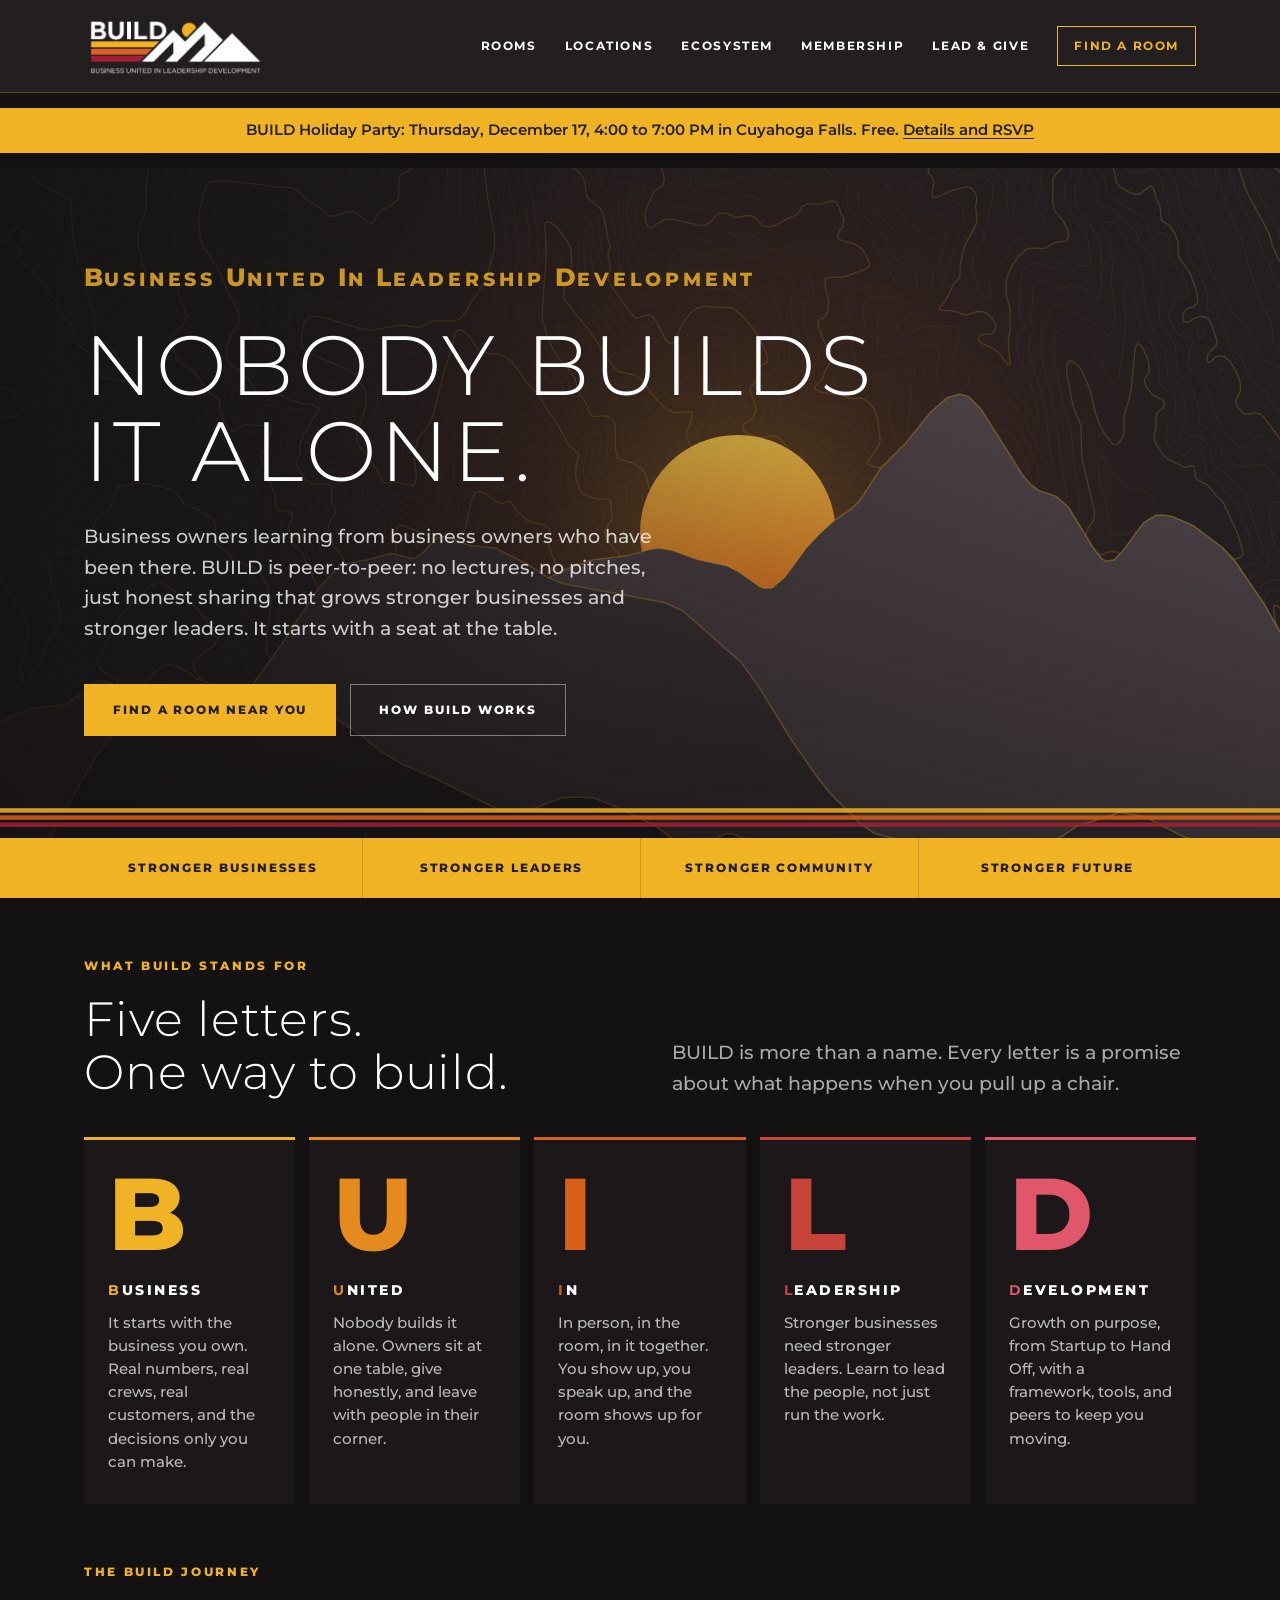
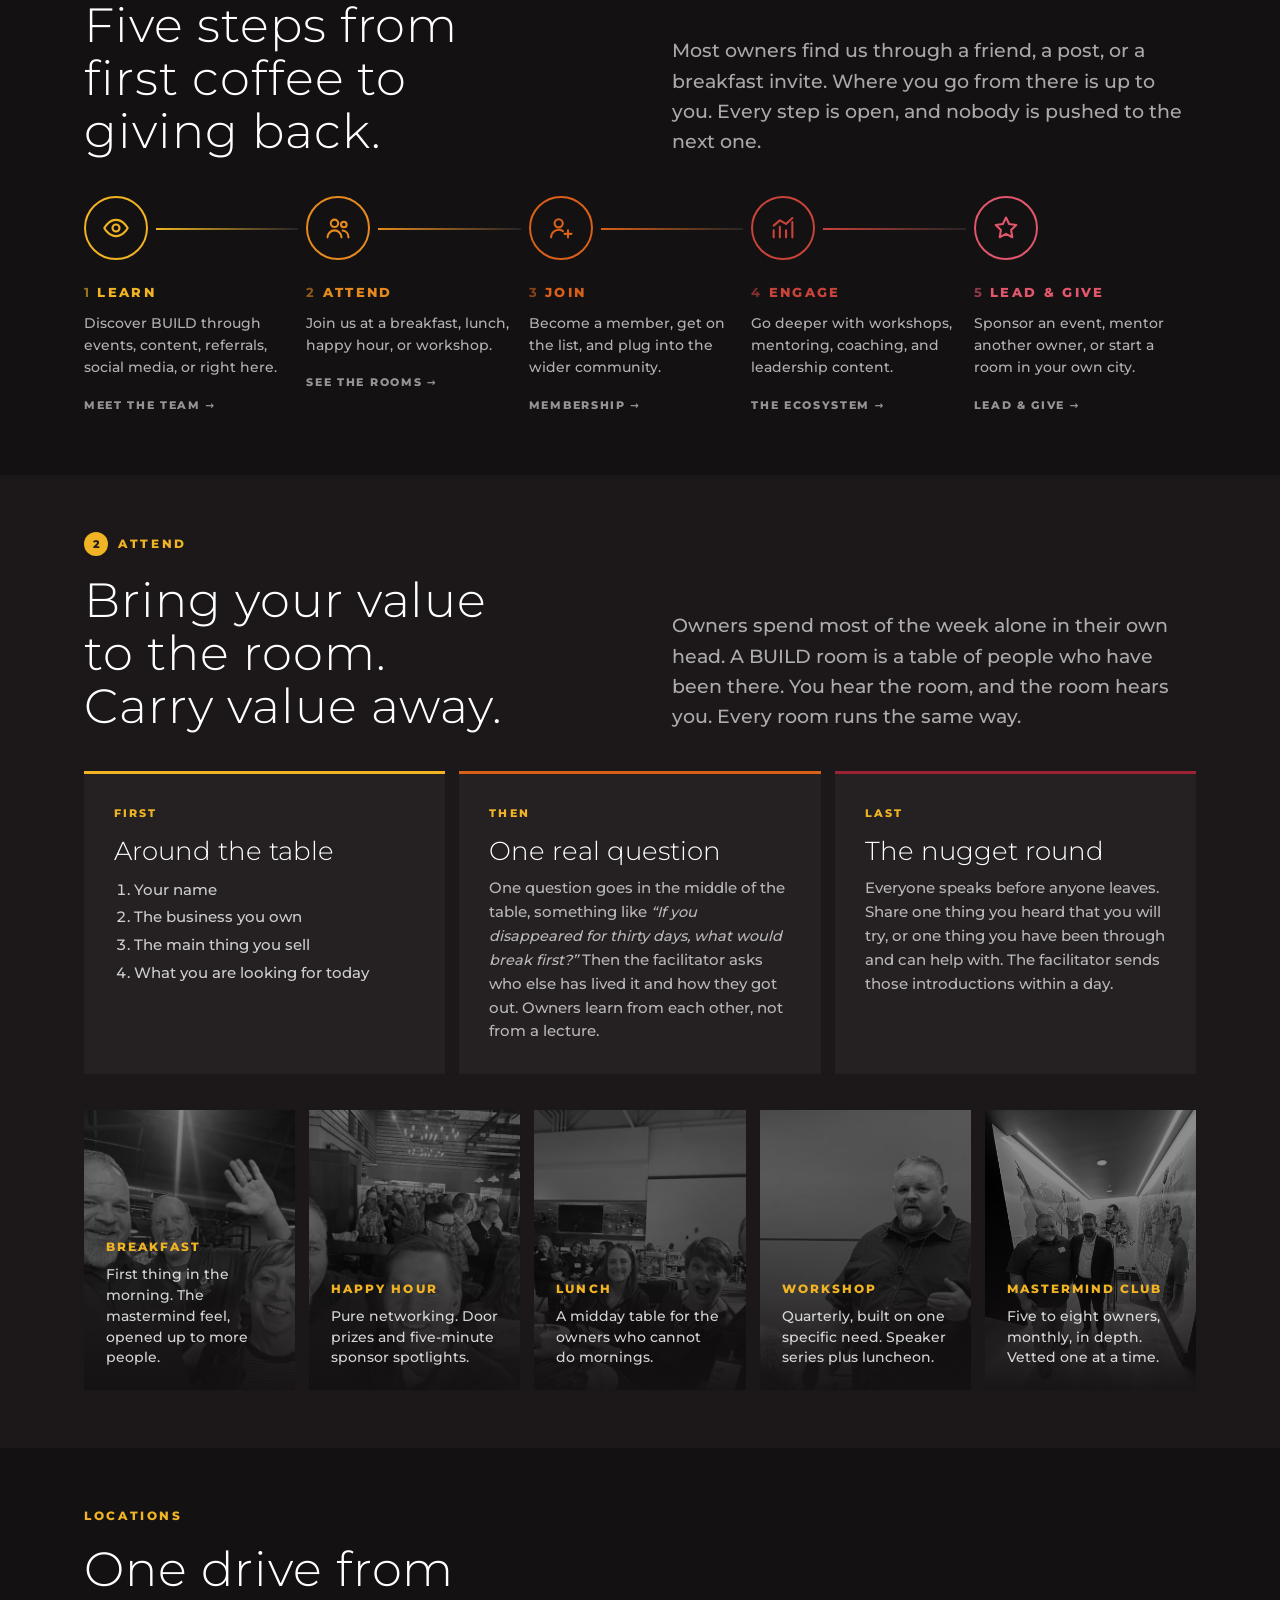
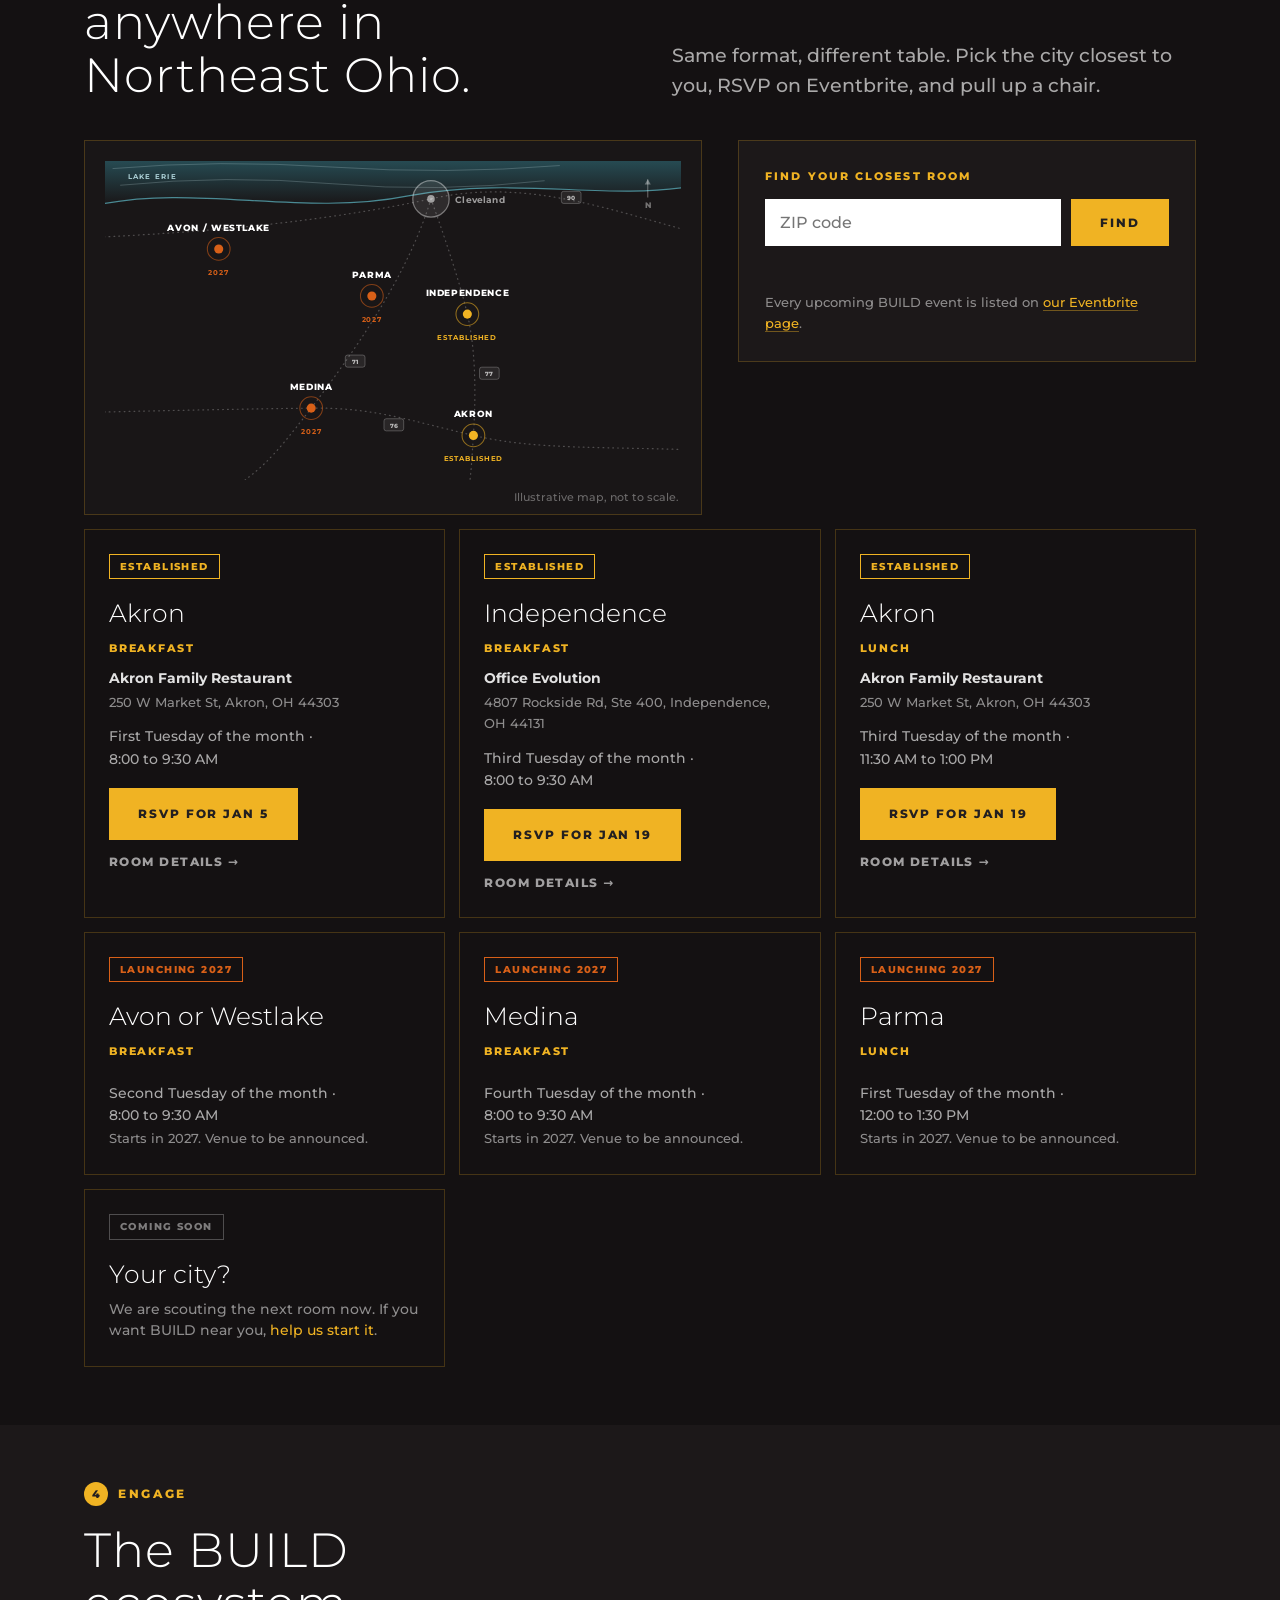
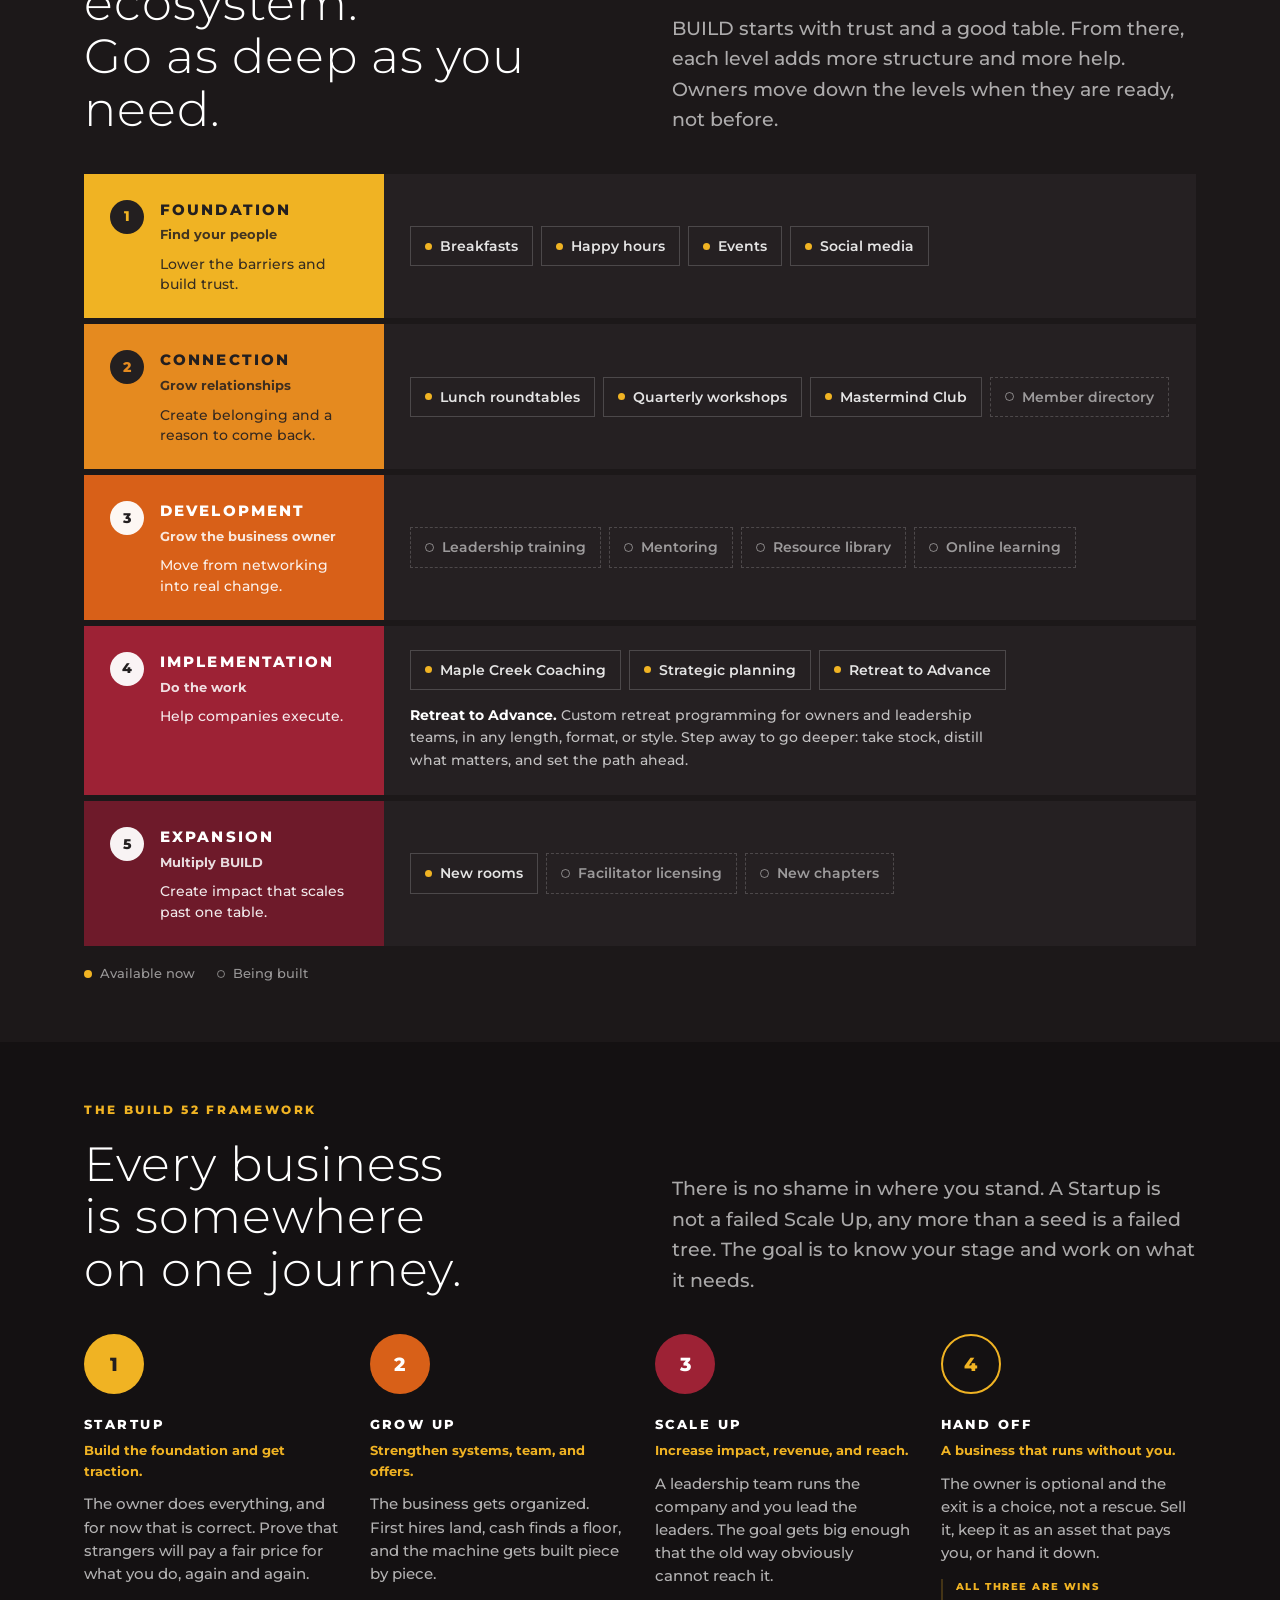
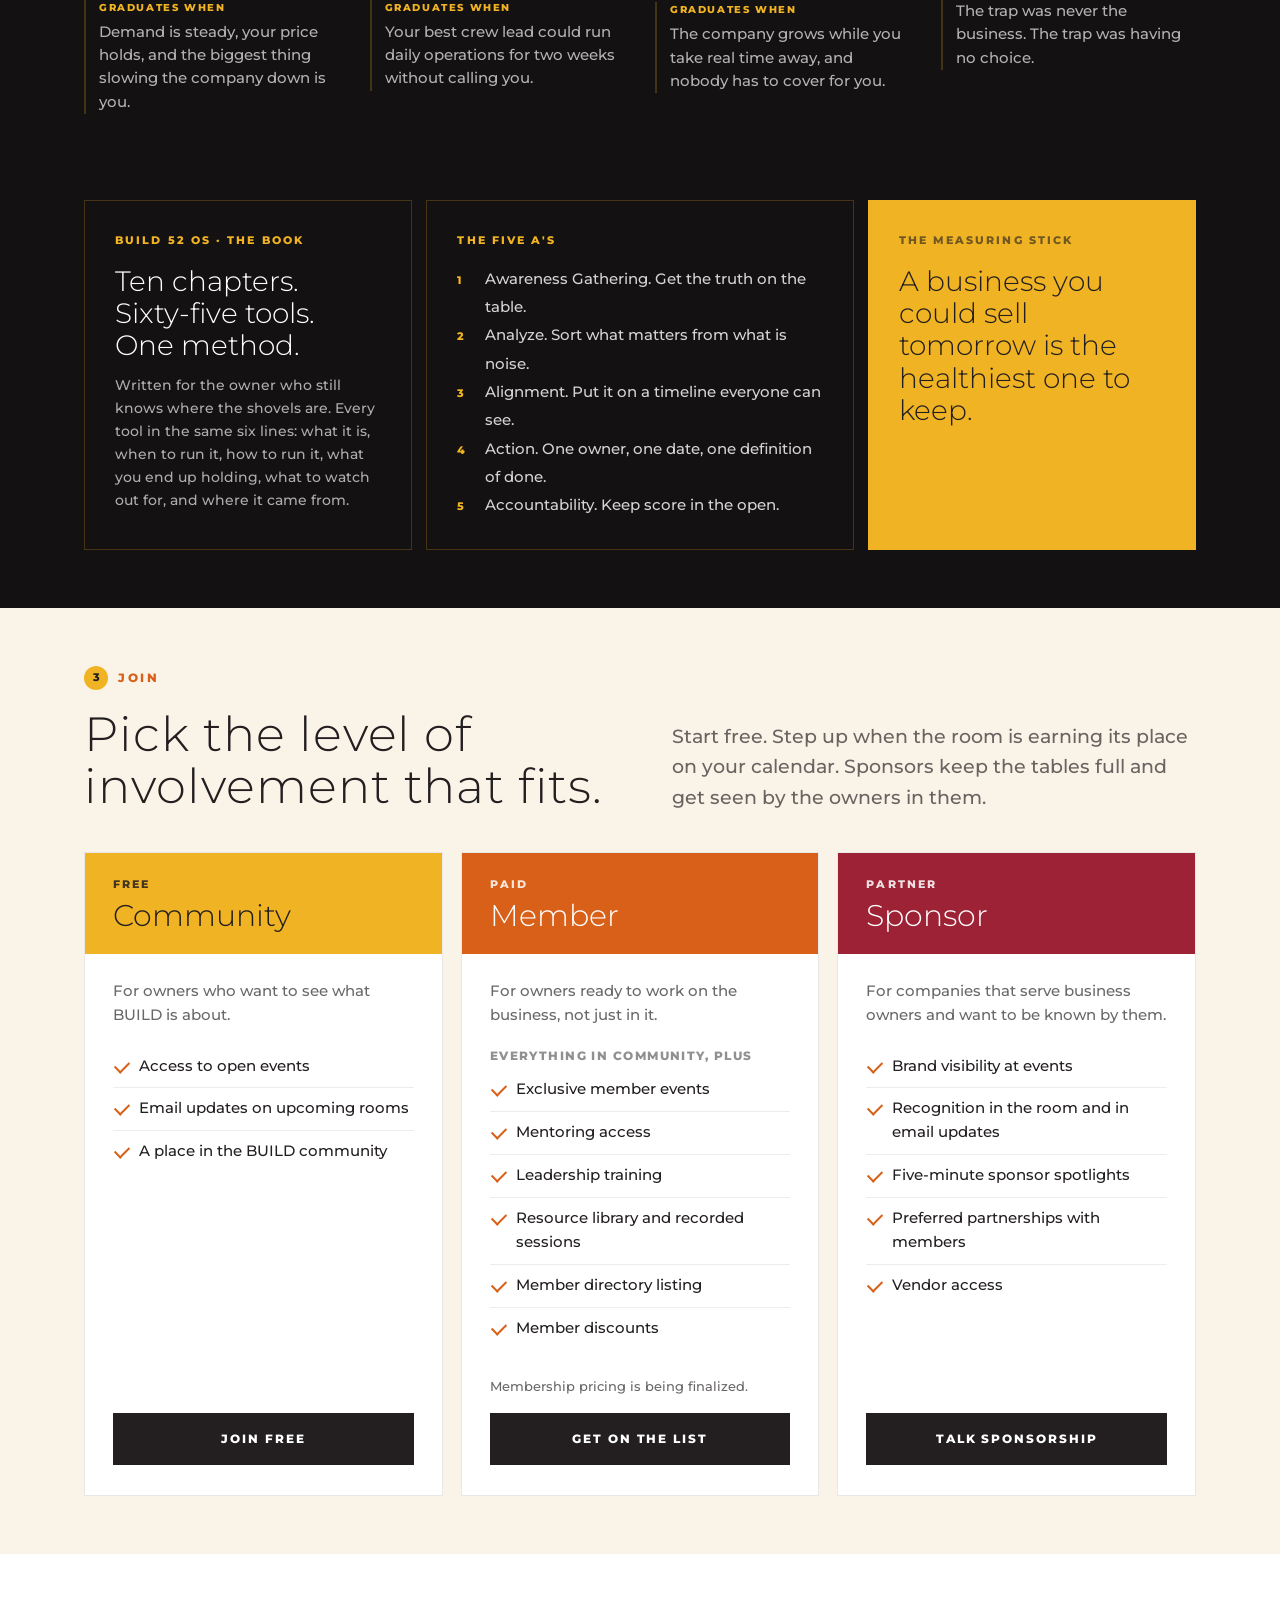
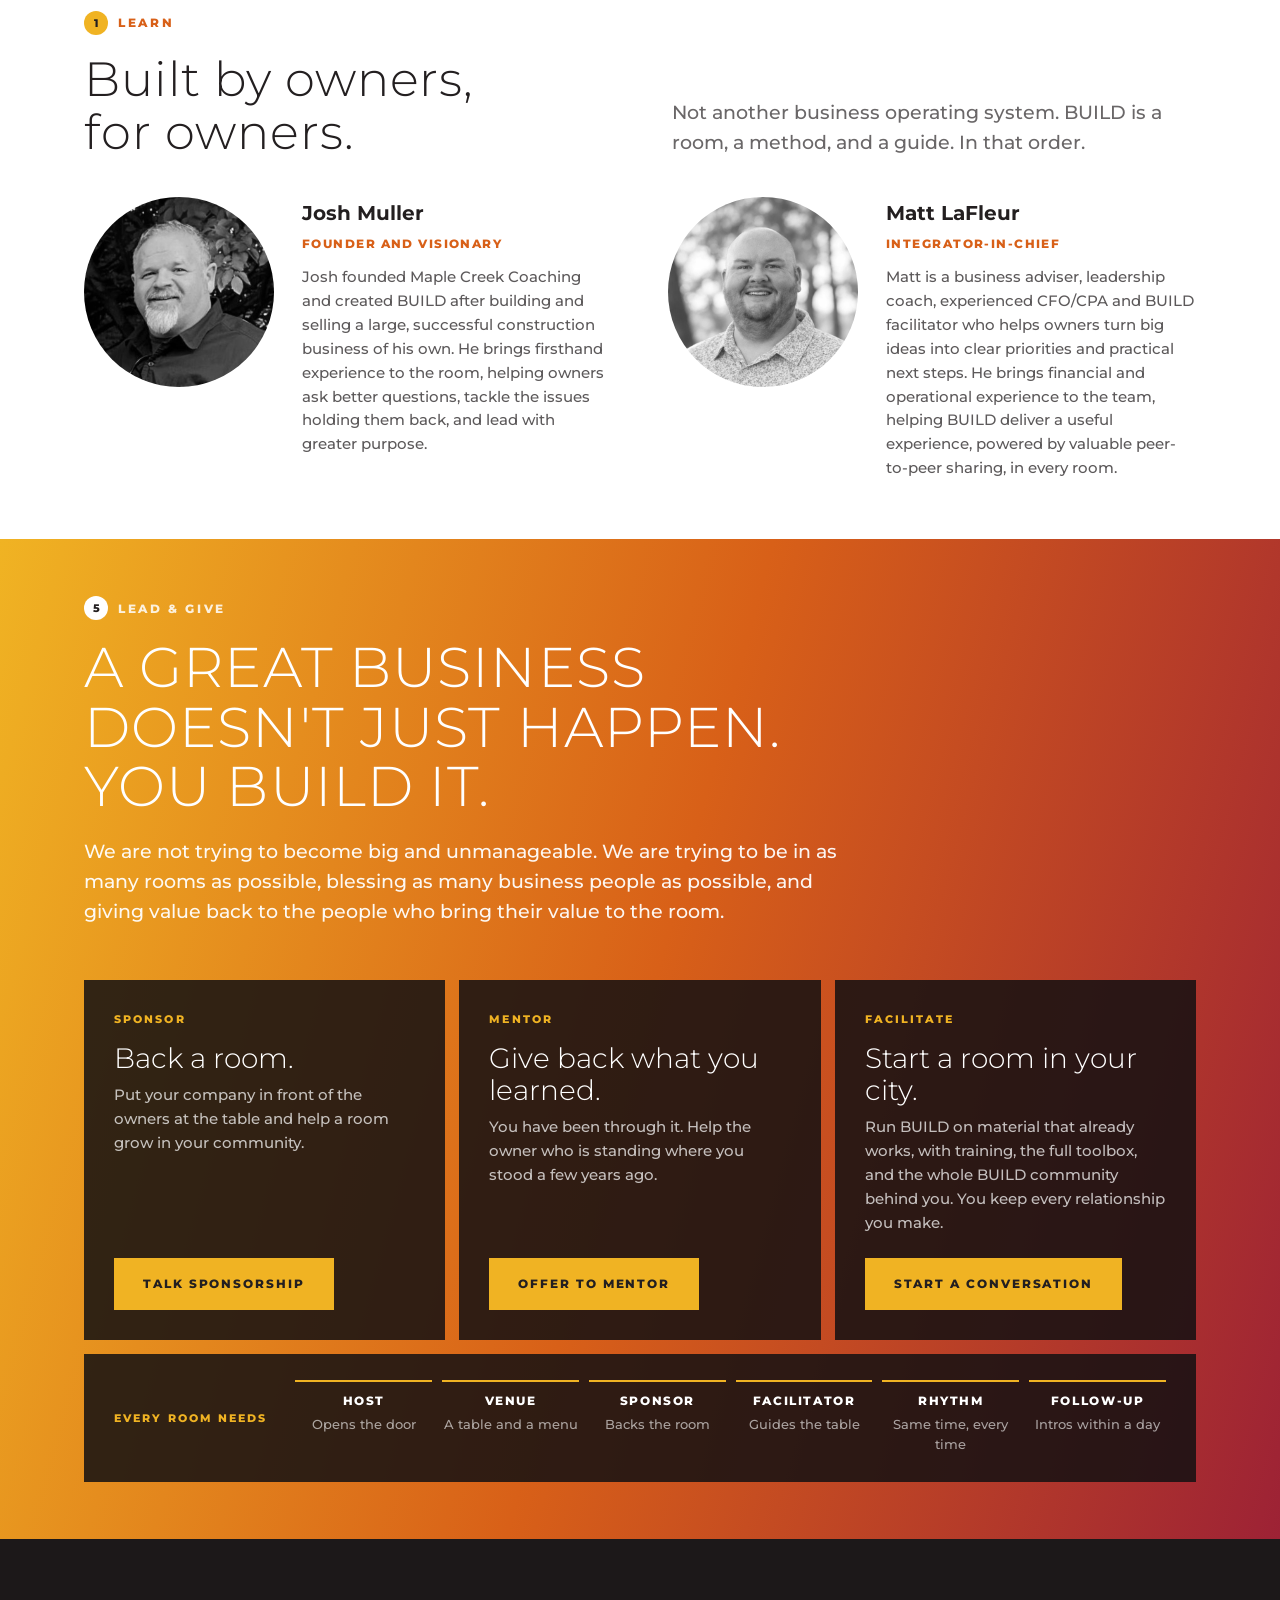
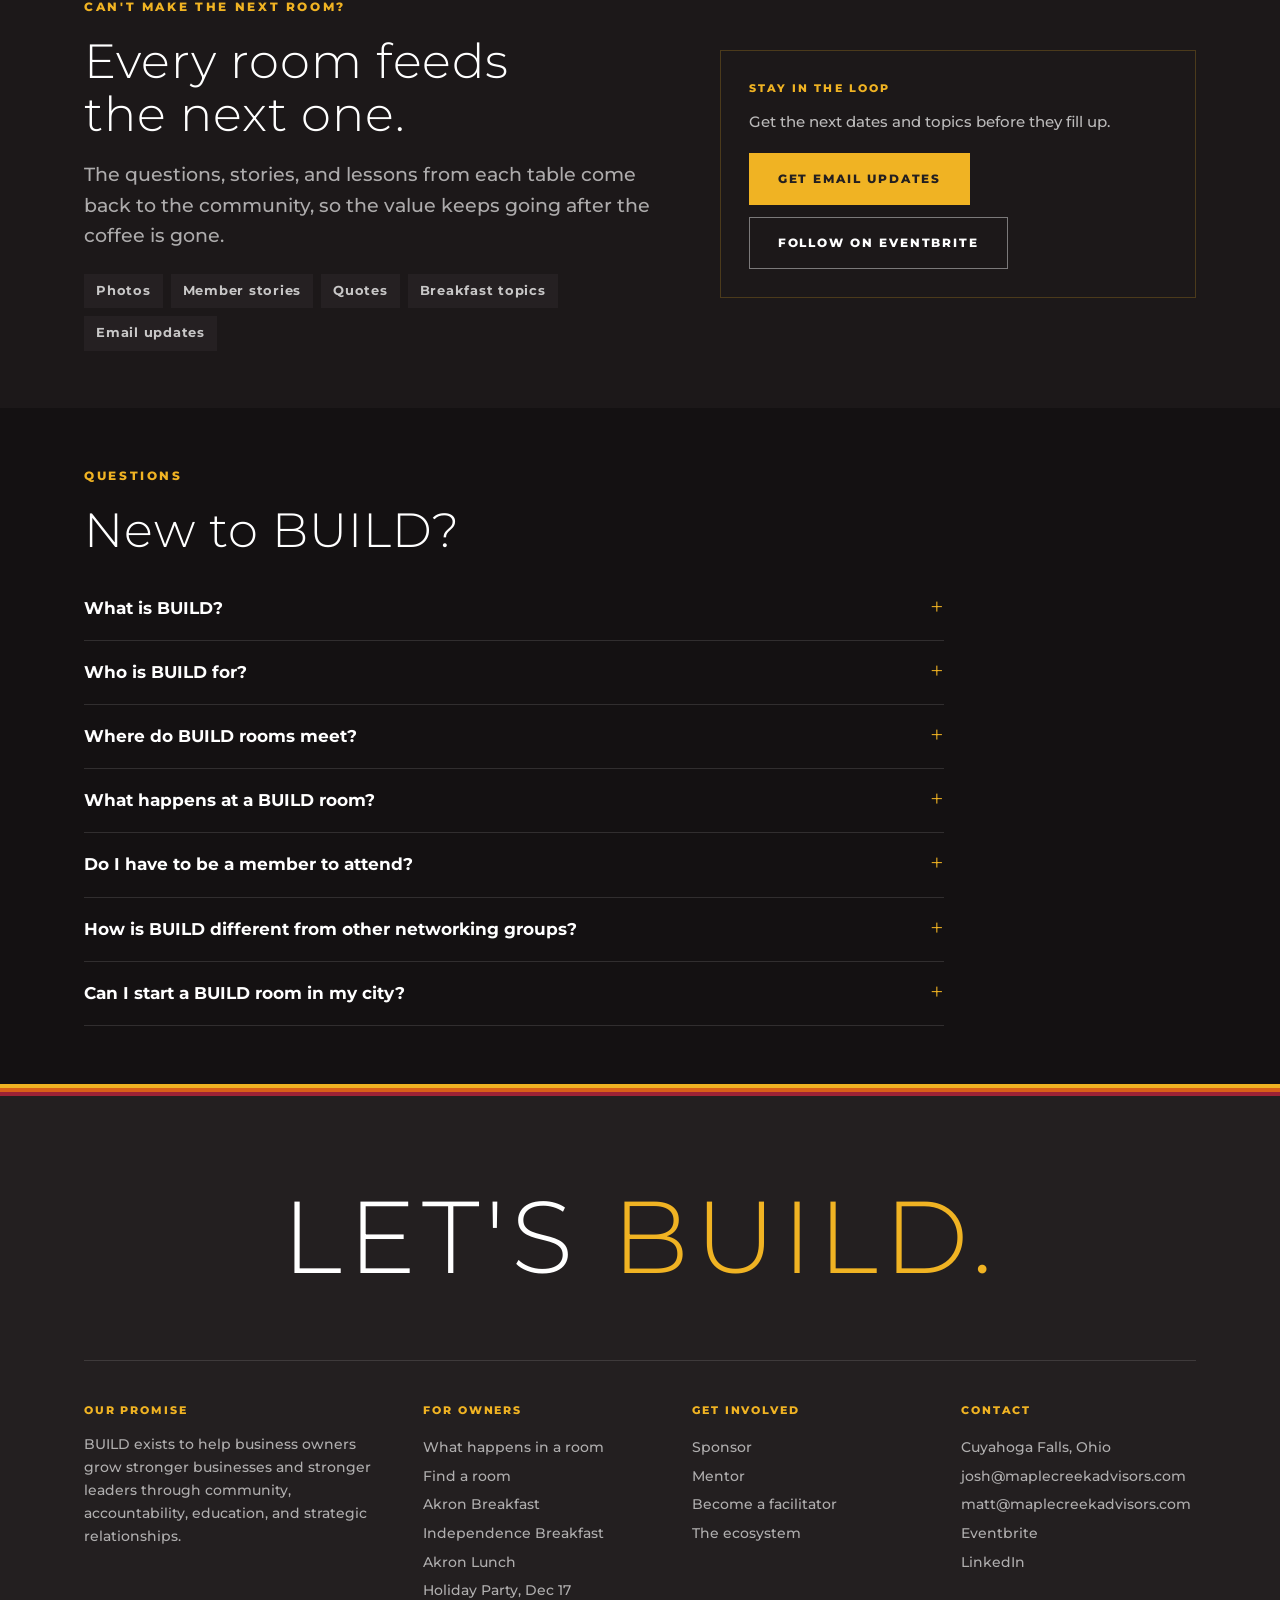
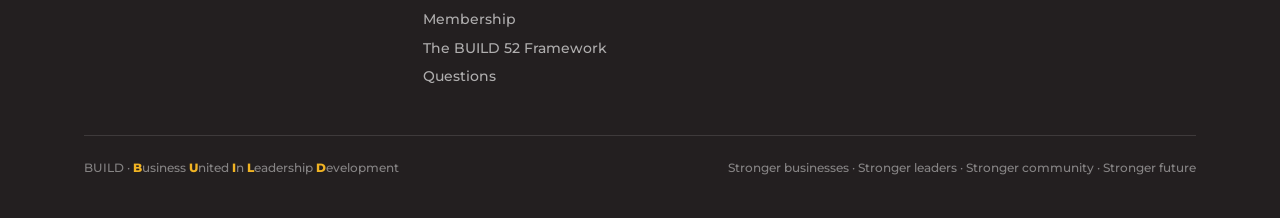
<file: index.html>
<!DOCTYPE html>
<html lang="en">
<head>
<meta charset="utf-8">
<meta name="viewport" content="width=device-width,initial-scale=1">
<title>BUILD | Business Owner Networking Groups in Northeast Ohio</title>
<meta name="description" content="Monthly breakfasts and lunches where Northeast Ohio business owners and leaders build each other up. Rooms in Akron and Independence, with Avon or Westlake, Medina, and Parma launching in 2027.">
<link rel="canonical" href="https://buildowners.com/">
<meta property="og:type" content="website">
<meta property="og:title" content="BUILD | Business United In Leadership Development">
<meta property="og:description" content="Nobody builds it alone. Find a BUILD room near you in Northeast Ohio.">
<meta property="og:image" content="https://buildowners.com/assets/breakfast.jpg">
<meta property="og:url" content="https://buildowners.com/">
<meta name="theme-color" content="#231F20">
<link rel="preload" href="/assets/montserrat.woff2" as="font" type="font/woff2" crossorigin>
<link rel="icon" href="/favicon.svg" type="image/svg+xml">
<link rel="apple-touch-icon" href="/apple-touch-icon.png">
<link rel="stylesheet" href="/assets/site.css">
<script type="application/ld+json">{"@context": "https://schema.org", "@type": "Organization", "@id": "https://buildowners.com/#org", "name": "BUILD", "alternateName": "Business United In Leadership Development", "url": "https://buildowners.com/", "logo": "https://buildowners.com/assets/logo-reverse.png", "description": "BUILD helps business owners grow stronger businesses and stronger leaders through community, accountability, education, and strategic relationships.", "email": "josh@maplecreekadvisors.com", "areaServed": [{"@type": "City", "name": "Akron"}, {"@type": "City", "name": "Independence"}, {"@type": "City", "name": "Cleveland"}, {"@type": "City", "name": "Cuyahoga Falls"}, {"@type": "City", "name": "Elyria"}, {"@type": "City", "name": "Avon"}, {"@type": "City", "name": "Westlake"}, {"@type": "City", "name": "Medina"}, {"@type": "City", "name": "Parma"}, {"@type": "State", "name": "Ohio"}], "founder": [{"@type": "Person", "name": "Josh Muller", "jobTitle": "Founder and Visionary"}], "member": [{"@type": "Person", "name": "Matt LaFleur", "jobTitle": "Integrator-in-Chief"}], "sameAs": ["https://www.eventbrite.com/o/120744060089"]}</script>
<script type="application/ld+json">{"@context": "https://schema.org", "@type": "WebSite", "name": "BUILD", "url": "https://buildowners.com/", "publisher": {"@id": "https://buildowners.com/#org"}}</script>
<script type="application/ld+json">{"@context": "https://schema.org", "@type": "FAQPage", "mainEntity": [{"@type": "Question", "name": "What is BUILD?", "acceptedAnswer": {"@type": "Answer", "text": "BUILD (Business United In Leadership Development) is a community of business owners and business leaders in Northeast Ohio. Members meet at monthly breakfasts and lunches, plus workshops and happy hours, to help each other build stronger businesses and become stronger leaders."}}, {"@type": "Question", "name": "Who is BUILD for?", "acceptedAnswer": {"@type": "Answer", "text": "Business owners and business leaders at any stage, from a first-year startup to an owner getting ready to hand the business off. If you carry the weight of a business, there is a seat for you."}}, {"@type": "Question", "name": "Where do BUILD rooms meet?", "acceptedAnswer": {"@type": "Answer", "text": "Right now: the Akron Breakfast (first Tuesday, 8:00 to 9:30 AM) and the Akron Lunch (third Tuesday, 11:30 AM to 1:00 PM), both at Akron Family Restaurant, and the Independence Breakfast (third Tuesday, 8:00 to 9:30 AM) at Office Evolution. Three more rooms launch in 2027, with venues to be announced: breakfasts in Avon or Westlake (second Tuesday, 8:00 to 9:30 AM) and Medina (fourth Tuesday, 8:00 to 9:30 AM), and a lunch in Parma (first Tuesday, noon to 1:30 PM)."}}, {"@type": "Question", "name": "What happens at a BUILD room?", "acceptedAnswer": {"@type": "Answer", "text": "Everyone introduces themselves with four quick answers: name, business, what you sell, and what you are looking for today. Then one real question goes in the middle of the table and the owners work through it together. It ends with a nugget round where every person shares one takeaway or one offer to help, and the facilitator follows up with introductions."}}, {"@type": "Question", "name": "Do I have to be a member to attend?", "acceptedAnswer": {"@type": "Answer", "text": "No. Business owners and leaders can RSVP for any room on Eventbrite, where the current ticket details are listed."}}, {"@type": "Question", "name": "How is BUILD different from other networking groups?", "acceptedAnswer": {"@type": "Answer", "text": "A BUILD room is not a room full of pitches. It is built around one honest question, peer-to-peer help from owners who have been there, and introductions that get made after the room ends."}}, {"@type": "Question", "name": "Can I start a BUILD room in my city?", "acceptedAnswer": {"@type": "Answer", "text": "Yes. BUILD trains facilitators and supports new rooms with the full toolbox. See how to get involved."}}]}</script>
</head>
<body>
<a class="skip" href="#main">Skip to content</a>

<nav class="nav" aria-label="Main">
  <div class="wrap">
    <a href="https://buildowners.com/" aria-label="BUILD home">
      <img src="/assets/logo-reverse.png" alt="BUILD | Business United In Leadership Development" width="300" height="92">
    </a>
    <div class="navlinks">
      <a href="#rooms">Rooms</a>
      <a href="#locations">Locations</a>
      <a href="#ecosystem">Ecosystem</a>
      <a href="#membership">Membership</a>
      <a href="#lead">Lead &amp; Give</a>
      <a class="navcta" href="#locations">Find a Room</a>
    </div>
  </div>
</nav>
<p class="notice" data-until="2026-12-17">BUILD Holiday Party: Thursday, December 17, 4:00 to 7:00 PM in Cuyahoga Falls. Free. <a href="/holiday-party/">Details and RSVP</a></p>

<!-- ============ HERO ============ -->
<header class="hero">
<svg class="terrain" viewBox="0 0 1440 900" preserveAspectRatio="xMidYMax slice" aria-hidden="true">
    <defs>
      <radialGradient id="sunGlow" cx="50%" cy="50%" r="50%">
        <stop offset="0%" stop-color="#F0B323" stop-opacity=".34"></stop>
        <stop offset="42%" stop-color="#D86018" stop-opacity=".13"></stop>
        <stop offset="100%" stop-color="#9D2235" stop-opacity="0"></stop>
      </radialGradient>
      <linearGradient id="sunDisc" x1="0" y1="0" x2="0" y2="1">
        <stop offset="0%" stop-color="#F7C948"></stop><stop offset="100%" stop-color="#D86018"></stop>
      </linearGradient>
      <!-- far range sits in haze, near range is closest so it reads darkest -->
      <linearGradient id="peakTall" x1="0" y1="0" x2="0" y2="1">
        <stop offset="0%" stop-color="#52464A"></stop><stop offset="100%" stop-color="#302A2D"></stop>
      </linearGradient>
      <linearGradient id="peakMid" x1="0" y1="0" x2="0" y2="1">
        <stop offset="0%" stop-color="#3B3235"></stop><stop offset="100%" stop-color="#201B1D"></stop>
      </linearGradient>
      <linearGradient id="peakNear" x1="0" y1="0" x2="0" y2="1">
        <stop offset="0%" stop-color="#231D1F"></stop><stop offset="100%" stop-color="#121010"></stop>
      </linearGradient>
      <!-- keeps the headline side quiet so the type stays readable -->
      <linearGradient id="readScrim" x1="0" y1="0" x2="1" y2="0">
        <stop offset="0%" stop-color="#141112" stop-opacity=".82"></stop>
        <stop offset="46%" stop-color="#141112" stop-opacity=".28"></stop>
        <stop offset="100%" stop-color="#141112" stop-opacity="0"></stop>
      </linearGradient>
    </defs>

    <!-- Chestnut Mountain, drawn from real elevation data -->
  <!-- Real topography: Chestnut Mountain, Bozeman MT (45.60549, -110.88216).
       5243-7684 ft, 30 m contour interval.
       Generated by make-contours.mjs from AWS terrarium terrain tiles, zoom 14, pulled 08/11/26. -->
  <g class="topo">
    <g class="topo-minor" fill="none" stroke="#F0B323" stroke-opacity=".085" stroke-width="1" stroke-linejoin="round" stroke-linecap="round">
      <path d="M0.0 35.6L6.0 34.4L9.9 36.1L12.2 39.1L12.1 63.2L14.1 84.3L16.2 93.3L22.3 105.4L22.0 108.4L20.3 111.4L12.8 117.4L10.5 120.4L8.8 126.4L10.9 135.5L16.3 147.5L18.6 159.5L29.9 177.6L33.1 180.7L36.1 182.3L45.1 184.4L49.3 186.6L52.4 189.6L54.1 193.0L58.7 210.7L66.1 223.5L68.0 228.8L70.1 240.8L70.2 246.8L69.1 250.7L66.1 251.4L63.1 250.0L51.1 234.4L48.2 228.8L45.7 219.7L39.1 208.6L34.6 195.7L32.7 192.6L30.1 190.5L20.6 186.6L15.0 180.5L12.0 179.2L6.0 179.8L3.0 178.5L0.0 174.5M52.9 0.0L57.6 9.0L66.1 18.0L67.0 21.1L63.5 45.2L58.8 54.2L53.6 69.2L52.7 75.3L53.3 81.3L57.1 84.5L72.2 83.2L75.4 87.3L77.6 99.3L85.4 123.4L85.2 144.5L91.1 156.5L91.5 168.6L102.9 183.6L103.2 186.6L100.2 195.7L99.4 207.7L97.7 216.7L98.0 228.8L103.1 246.8L112.9 264.9L115.4 279.9L120.0 295.0L122.1 307.0L125.8 313.0L130.1 316.1L132.1 319.1L132.0 331.1L135.3 339.7L138.3 342.3L144.3 344.8L145.4 346.2L159.1 376.3L168.4 385.6L180.5 391.3L187.1 397.3L202.8 418.4L205.5 424.4L209.1 436.5L213.6 445.5L220.8 454.5L220.7 457.5L213.4 457.6L203.1 454.5L198.0 451.5L188.5 442.5L183.4 439.1L165.3 433.1L161.7 430.4L156.3 423.1L150.3 417.9L141.3 413.6L135.3 412.9L123.3 413.9L117.2 416.7L112.9 421.4L99.0 445.5L78.2 462.9L72.2 465.8L69.1 465.4L68.5 463.5L70.6 460.5L75.2 457.0L78.2 452.9L82.6 439.5L88.5 427.4L95.1 403.3L95.0 400.3L90.8 394.3L90.7 391.3L93.2 384.7L99.6 376.3L99.8 373.2L97.6 370.2L87.2 363.8L77.4 352.2L66.6 346.2L64.1 343.1L57.4 331.1L55.7 319.1L54.1 316.0L45.1 307.6L42.1 295.8L39.1 290.0L28.4 286.0L25.8 282.9L23.1 276.9L21.0 274.7L18.0 274.0L9.0 276.0L6.0 275.8L3.0 274.5L0.0 270.6M69.6 0.0L78.2 3.8L79.5 9.0L79.2 18.1L75.6 42.1L71.8 57.2L72.2 61.5L75.2 62.7L81.2 63.2L83.8 66.2L93.2 84.2L99.2 98.4L102.2 102.8L111.2 110.7L113.1 114.4L112.8 123.4L117.2 137.0L118.3 144.5L115.6 162.5L115.6 168.6L116.7 171.6L122.7 180.6L123.4 183.6L123.3 186.6L119.1 195.7L112.5 216.7L111.3 222.7L111.5 231.8L112.6 237.8L114.9 243.8L123.7 258.9L126.4 264.9L128.5 279.9L133.3 298.0L135.3 301.7L138.3 304.4L153.3 308.7L156.4 310.0L159.4 313.0L158.8 316.1L155.6 322.1L155.4 331.1L159.5 349.2L162.0 355.2L165.8 361.2L168.1 370.2L169.6 373.2L174.4 377.6L183.4 380.7L189.4 384.4L210.4 406.7L223.9 427.4L224.5 436.5L225.6 439.5L231.5 447.0L234.5 449.2L243.5 452.9L255.5 462.2L264.7 466.6L267.0 475.6L273.6 487.6L275.6 493.6L276.1 496.7L275.3 505.7L277.7 523.7L276.6 525.2L273.6 524.7L272.6 523.7L267.6 516.6L264.6 506.9L263.1 496.7L260.6 490.6L253.1 481.6L249.5 478.6L243.5 476.4L237.5 475.3L216.5 475.4L201.4 469.5L177.4 457.4L162.3 453.6L156.3 453.4L135.3 458.6L123.3 464.6L102.2 465.2L96.2 466.5L93.2 468.2L87.2 474.6L76.8 493.6L67.5 505.7L62.7 514.7L54.1 524.7L43.5 541.8L40.2 544.8L36.1 545.9L35.4 544.8L37.6 529.8L42.4 508.7L43.1 496.7L47.7 481.6L47.0 478.6L45.1 475.5L33.1 468.0L27.1 460.5L28.2 457.5L59.2 451.5L65.2 448.5L66.9 445.5L67.9 430.4L74.1 415.4L76.3 403.3L80.2 391.3L81.3 385.3L80.2 382.3L78.2 379.8L66.2 370.2L61.9 364.2L54.1 356.6L48.6 343.1L45.1 330.5L43.3 328.1L36.1 325.0L33.2 322.1L30.1 309.7L9.0 299.1L6.0 299.0L0.0 301.4M1120.6 0.0L1117.1 6.0L1109.3 10.6L1092.4 15.1L1073.2 21.9L1070.2 21.5L1069.2 18.1L1069.7 3.0L1070.7 0.0M1291.1 0.0L1295.7 14.5L1304.7 36.7L1305.7 42.1L1305.5 51.2L1308.6 63.2L1311.6 69.2L1322.9 81.3L1331.3 96.3L1333.9 111.4L1337.3 123.4L1339.3 144.5L1346.8 159.1L1346.8 165.8L1343.8 165.8L1337.8 162.7L1331.8 155.8L1324.6 144.5L1316.8 135.5L1313.9 126.4L1302.1 105.4L1299.6 102.3L1289.7 94.7L1269.1 69.2L1262.6 59.1L1250.9 36.1L1244.6 30.4L1241.6 29.2L1235.6 28.5L1228.8 30.1L1223.5 33.8L1217.5 44.4L1208.5 48.1L1193.5 55.9L1181.9 66.2L1176.8 66.2L1176.5 63.2L1179.1 48.2L1178.6 33.1L1181.2 24.1L1187.1 18.1L1202.5 11.0L1211.5 3.4L1220.7 0.0M96.1 0.0L98.8 21.1L98.4 27.1L95.8 39.1L95.9 45.2L97.5 51.2L104.7 66.2L111.7 84.3L124.3 105.4L134.4 117.4L136.7 123.4L136.8 129.4L138.7 138.5L138.6 144.5L132.4 156.5L131.7 159.5L131.8 162.5L135.2 171.6L137.2 186.6L136.8 189.6L132.1 198.7L125.5 216.7L124.3 228.8L124.9 234.8L126.9 240.8L136.0 255.9L138.5 261.9L139.8 279.9L142.9 292.0L144.8 295.0L149.3 298.0L165.3 303.2L171.4 302.8L177.4 298.7L180.4 297.7L183.4 299.1L184.2 304.0L182.6 310.0L181.3 313.0L171.4 325.1L169.0 334.1L170.7 343.1L177.6 355.2L182.7 367.2L201.6 385.3L207.4 391.9L218.9 400.3L225.5 410.0L231.5 415.8L232.9 418.4L236.2 436.5L237.5 439.5L240.1 442.5L258.5 456.3L261.5 456.9L270.6 455.5L279.6 451.6L281.7 454.5L280.1 460.5L275.0 469.6L274.6 472.6L275.4 475.6L283.3 487.6L286.1 493.6L288.8 508.7L292.0 517.7L296.5 535.8L302.5 547.8L303.6 555.5L312.2 565.9L315.8 571.9L319.3 583.9L324.7 593.7L328.0 602.0L329.2 608.0L333.3 617.1L330.7 618.3L326.7 611.0L315.7 601.3L291.0 574.9L286.7 565.9L284.7 553.8L282.6 547.6L279.6 543.5L267.6 537.7L265.6 535.8L259.8 523.7L248.5 511.7L246.3 505.7L243.5 501.1L237.5 496.8L231.0 493.6L216.5 489.7L189.4 477.8L180.4 475.2L171.4 474.9L159.3 472.7L138.3 480.1L105.2 479.8L99.2 482.1L97.5 484.6L94.6 496.7L92.1 502.7L80.8 520.7L73.0 535.8L63.1 544.2L58.2 550.8L45.1 558.1L38.4 565.9L36.0 571.9L35.4 577.9L37.3 596.0L37.0 602.0L36.1 606.8L33.1 610.3L30.1 606.1L26.4 596.0L21.0 588.5L10.1 577.9L0.0 572.3M896.8 0.0L896.8 6.0L898.9 9.6L904.9 7.3L917.0 0.0M972.4 0.0L975.7 6.0L978.7 9.0L983.2 12.0L995.6 18.1L1010.1 26.9L1022.1 28.7L1037.2 26.6L1046.2 27.4L1052.2 31.2L1055.5 36.1L1058.2 38.5L1070.2 44.9L1076.2 49.9L1082.3 51.3L1088.3 50.9L1094.3 48.6L1124.1 27.1L1130.4 19.6L1133.4 17.2L1145.4 13.0L1154.4 8.8L1157.4 8.1L1161.8 9.0L1163.4 11.1L1164.0 15.1L1159.5 33.1L1159.7 39.1L1161.7 51.2L1159.2 63.2L1139.4 111.8L1132.4 132.4L1128.4 138.5L1119.5 144.5L1118.3 147.5L1121.3 151.8L1130.1 156.5L1132.4 159.5L1133.1 165.6L1132.0 180.6L1134.9 195.7L1136.4 199.0L1139.4 195.5L1143.6 180.6L1152.0 168.6L1156.4 159.5L1160.0 138.5L1163.0 132.4L1167.8 126.4L1169.1 123.4L1171.7 111.4L1175.9 102.3L1178.6 90.3L1181.5 85.2L1187.5 80.5L1196.5 77.0L1205.5 76.4L1217.5 78.5L1220.5 77.8L1235.6 67.0L1241.6 61.6L1244.6 61.4L1247.6 62.9L1253.6 69.4L1259.6 77.8L1271.6 86.9L1283.8 102.3L1285.1 105.4L1285.4 108.4L1284.1 111.4L1279.3 117.4L1278.9 120.4L1280.0 126.4L1281.5 129.4L1286.7 131.4L1295.7 131.8L1298.7 133.6L1306.6 144.5L1315.1 150.5L1319.7 156.5L1323.1 165.6L1329.4 192.6L1339.4 210.7L1349.7 225.8L1351.8 231.8L1353.4 240.8L1358.0 249.8L1363.4 264.9L1388.1 310.0L1403.7 328.1L1419.3 358.2L1422.1 361.2L1427.0 364.2L1440.0 369.3M1316.8 0.0L1322.2 12.0L1328.1 30.1L1338.5 48.2L1361.8 75.2L1379.6 90.3L1381.2 93.3L1380.7 96.3L1369.5 108.4L1365.4 117.4L1365.1 126.4L1368.2 153.5L1377.4 177.6L1381.6 192.6L1394.1 219.7L1400.2 237.8L1404.7 255.9L1414.0 286.0L1429.6 319.1L1431.2 325.1L1432.5 340.1L1435.2 346.2L1440.0 352.3M0.0 331.4L9.0 333.8L23.8 340.1L33.1 342.3L36.1 344.3L40.5 352.2L47.0 373.2L61.6 400.3L62.5 406.4L61.1 415.4L55.7 427.4L53.9 439.5L51.1 443.0L45.1 445.4L39.1 446.1L21.0 444.5L0.0 445.2M0.0 462.4L17.1 481.6L29.1 490.6L31.2 496.7L31.9 505.7L30.2 517.7L25.5 532.8L19.2 544.8L17.4 553.8L14.9 559.9L12.0 563.7L9.0 565.6L3.0 566.7L0.0 565.3M121.2 0.0L121.0 24.1L119.0 45.2L120.7 60.2L123.3 70.1L128.3 81.3L131.5 93.3L135.3 102.4L139.5 108.4L156.3 124.2L158.9 129.4L158.9 138.5L157.6 147.5L156.3 151.0L150.2 159.5L149.2 162.5L149.8 174.6L152.8 186.6L152.7 189.6L151.1 195.7L143.2 210.7L140.4 219.7L139.8 225.8L141.8 237.8L150.9 261.9L151.5 267.9L150.5 282.9L152.5 289.0L156.3 291.8L162.3 293.2L165.3 292.6L171.9 289.0L186.4 282.8L189.4 283.0L192.1 286.0L198.9 304.0L199.3 310.0L193.3 319.1L185.7 325.1L183.6 328.1L182.0 334.1L182.8 340.1L184.7 346.2L191.9 364.2L195.2 370.2L200.7 376.3L210.7 382.3L219.5 389.2L226.9 397.3L231.5 404.8L237.7 409.4L240.4 412.4L241.6 421.4L245.5 433.4L249.2 439.5L258.0 448.5L261.5 449.7L267.6 448.8L270.6 446.8L273.6 443.3L276.6 442.0L282.6 443.7L291.6 443.4L294.5 445.5L293.6 451.5L283.9 469.6L283.6 472.6L293.3 490.6L296.6 502.7L301.2 514.7L304.2 532.8L306.6 536.3L316.1 541.8L316.7 544.8L315.3 550.8L315.7 553.8L320.2 565.9L324.7 574.6L334.3 583.9L341.9 599.0L344.7 608.0L351.7 622.3L366.8 634.3L372.8 637.8L381.8 640.5L402.8 642.5L414.9 649.0L435.0 656.2L444.9 661.6L456.3 665.2L459.5 668.2L458.5 671.2L453.9 671.4L432.9 664.5L411.9 661.3L399.8 658.5L378.8 657.3L363.8 655.2L351.7 652.0L333.7 642.6L330.7 642.7L327.7 644.4L315.7 657.6L312.7 657.7L312.4 653.2L314.5 638.1L314.2 626.1L311.3 614.0L304.4 602.0L294.6 590.8L270.6 567.8L264.6 554.3L257.5 547.8L252.5 536.5L249.5 532.9L228.5 518.1L215.7 511.7L212.6 508.7L207.4 500.0L204.4 497.7L180.4 488.8L174.4 488.1L153.3 488.9L138.3 491.6L126.3 492.6L116.6 496.7L113.4 499.7L111.6 502.7L109.2 511.7L106.5 517.7L96.2 532.3L92.5 538.8L89.1 547.8L81.2 559.0L75.2 563.0L60.1 566.6L54.1 568.9L48.1 573.9L45.4 580.9L45.5 587.0L49.5 614.0L55.4 635.1L56.8 650.2L54.8 656.2L42.1 674.9L40.5 674.2L39.8 671.2L41.5 656.2L39.2 644.1L35.7 638.1L26.0 626.1L18.0 608.0L9.0 594.0L0.0 584.8M209.6 0.0L215.4 9.0L219.5 13.3L234.5 20.2L249.5 28.5L252.5 29.2L277.1 27.1L297.6 23.9L306.6 24.9L315.7 28.3L330.7 26.3L334.9 24.1L342.7 13.5L347.2 9.0L360.9 0.0M874.9 0.0L880.8 6.8L886.4 18.1L886.8 21.1L883.7 33.1L877.8 44.6L874.9 54.2L877.8 55.1L881.6 48.2L884.5 45.2L892.9 39.9L901.9 31.5L904.9 31.1L913.9 31.9L919.9 28.5L923.7 24.1L928.9 10.7L931.9 7.6L934.9 7.0L938.0 8.1L941.0 10.7L956.0 26.2L974.0 38.2L992.1 46.0L1004.1 55.0L1025.1 61.5L1031.1 60.7L1040.2 55.7L1043.2 55.9L1061.2 61.3L1067.2 65.0L1073.2 70.1L1076.2 71.1L1088.3 67.9L1100.3 61.7L1103.3 60.1L1112.3 51.8L1118.3 48.4L1127.3 45.9L1130.2 48.2L1133.9 63.2L1134.8 78.3L1131.3 99.3L1124.2 117.4L1118.3 125.2L1112.3 128.7L1106.3 129.6L1094.3 129.2L1088.3 130.6L1085.3 132.6L1076.2 145.8L1071.8 150.5L1073.2 152.2L1076.2 153.0L1097.3 153.8L1106.3 155.6L1112.4 159.5L1116.2 165.6L1117.0 171.6L1116.7 177.6L1112.3 195.0L1111.5 210.7L1103.3 231.2L1095.8 243.8L1093.9 249.8L1093.4 255.9L1094.3 262.9L1098.3 273.9L1100.4 282.9L1109.3 291.2L1112.3 292.5L1113.1 289.0L1113.2 276.9L1114.6 270.9L1121.3 258.9L1130.6 246.8L1136.4 234.4L1141.4 228.8L1145.4 226.1L1162.3 219.7L1169.4 210.9L1173.9 207.7L1175.4 204.7L1166.0 189.6L1164.6 183.6L1172.2 168.6L1170.8 153.5L1171.5 147.5L1175.1 144.5L1180.8 141.5L1182.0 138.5L1182.2 132.4L1180.0 123.4L1179.9 117.4L1184.2 108.4L1187.6 96.3L1190.5 93.0L1193.5 91.3L1199.5 90.3L1220.5 97.0L1232.6 94.1L1241.6 94.6L1247.6 96.0L1250.6 101.0L1251.8 114.4L1261.7 129.4L1266.2 144.5L1268.6 149.7L1271.6 151.6L1286.7 150.7L1292.7 147.4L1295.7 147.1L1298.7 149.2L1304.9 156.5L1307.4 162.5L1310.0 174.6L1313.9 186.6L1315.5 198.7L1324.9 207.7L1336.6 228.8L1337.9 234.8L1336.5 240.8L1336.9 243.8L1345.4 255.9L1354.9 276.9L1358.3 289.0L1358.4 295.0L1357.0 301.0L1357.7 304.0L1367.8 309.9L1370.6 313.0L1382.8 337.1L1383.4 346.2L1385.1 349.2L1393.5 355.2L1409.9 385.7L1412.9 389.2L1425.0 397.8L1430.9 409.4L1440.0 420.3M1331.0 0.0L1340.8 22.0L1348.5 30.1L1353.8 39.1L1364.8 51.6L1370.9 57.6L1400.9 79.0L1419.0 98.0L1425.9 102.3L1430.8 111.4L1431.6 114.4L1431.0 115.6L1428.0 116.3L1409.9 113.1L1394.9 108.6L1388.9 108.9L1382.9 111.3L1379.1 114.4L1376.8 117.4L1375.8 123.4L1386.9 162.5L1392.5 177.6L1413.6 219.7L1419.0 237.6L1430.0 258.9L1440.0 282.9M0.0 367.1L12.0 368.9L24.1 367.8L27.1 368.4L29.1 370.2L30.4 373.2L32.8 388.3L43.2 406.4L44.5 412.4L41.8 430.4L41.0 433.4L39.1 435.4L33.1 436.8L12.0 434.4L0.0 435.4M0.0 497.3L12.5 508.7L16.0 514.7L17.6 520.7L15.7 529.8L5.8 544.8L4.0 553.8L2.0 556.9L0.0 557.9M417.2 0.0L413.7 15.1L413.8 21.1L415.5 30.1L414.9 34.8L411.9 37.1L393.8 44.7L384.8 50.5L375.8 59.4L369.3 69.2L363.9 72.2L345.7 71.4L327.7 74.6L324.7 75.9L315.7 82.7L312.7 82.8L303.6 78.0L285.6 76.1L267.6 68.9L261.5 67.4L246.5 68.9L225.5 73.8L219.5 74.2L214.5 72.2L204.4 65.7L201.4 65.5L195.4 67.1L192.4 66.8L183.4 59.6L180.4 58.2L177.4 58.8L162.3 73.2L159.3 76.6L156.3 82.2L155.3 87.3L156.1 90.3L162.3 95.1L166.9 102.3L176.2 111.4L180.4 119.5L181.5 126.4L175.3 159.5L175.0 186.6L167.3 216.7L167.3 228.8L170.2 243.8L177.4 262.4L180.4 264.3L192.4 262.1L198.4 263.2L201.4 265.7L205.8 273.9L210.2 286.0L213.0 298.0L216.5 303.5L222.3 310.0L221.9 313.0L216.5 320.6L208.1 337.1L206.9 343.1L207.4 346.2L210.5 352.2L225.5 370.2L234.5 386.3L240.5 392.2L252.3 400.3L253.6 403.3L253.3 412.4L258.6 427.4L261.5 430.8L264.6 431.5L270.6 425.4L273.6 425.7L279.6 428.5L288.6 427.7L294.6 428.6L300.6 427.4L303.6 427.9L312.7 433.4L314.2 436.5L313.7 439.5L309.4 451.5L307.6 460.5L300.7 469.6L301.5 475.6L308.6 493.6L315.1 505.7L317.0 520.7L318.7 523.2L321.7 524.2L333.7 524.9L338.5 526.8L340.6 529.8L336.4 541.8L331.1 550.8L331.6 556.9L333.7 562.7L336.0 565.9L343.6 571.9L346.3 580.9L348.7 585.6L351.7 589.0L357.4 593.0L358.7 596.0L360.2 605.0L363.8 611.3L375.8 621.4L378.8 623.0L396.8 626.6L408.9 626.0L411.9 627.5L417.4 635.1L420.9 636.8L435.9 638.5L444.9 640.9L447.9 640.6L453.9 635.8L467.7 620.1L478.0 606.3L484.0 605.1L497.5 608.0L498.5 611.0L497.7 620.1L493.0 629.9L487.2 647.2L486.9 650.2L488.6 653.2L493.0 654.5L499.0 654.3L505.1 655.7L514.1 661.2L517.1 664.6L533.2 686.3L533.8 692.3L531.8 704.3L532.7 707.4L535.1 710.4L541.1 713.1L547.1 714.1L562.2 712.3L566.8 713.4L571.2 716.4L576.3 725.4L580.0 740.5L583.2 745.7L586.2 748.1L595.2 752.6L607.9 773.6L613.3 778.4L619.8 782.6L630.2 794.6L633.7 800.7L639.8 806.7L646.3 815.1L653.7 818.7L652.4 821.2L637.3 824.8L628.3 830.9L622.3 831.6L619.3 830.3L612.3 824.7L594.7 815.7L580.2 800.8L563.4 788.6L556.2 779.6L552.6 776.6L541.7 770.6L526.1 765.1L511.1 754.8L502.0 745.3L494.0 728.4L490.0 724.2L484.0 722.3L472.0 725.3L469.0 723.9L465.8 707.4L463.0 701.2L460.0 700.1L447.9 701.9L444.9 701.3L440.6 698.3L432.9 688.3L429.9 685.9L420.9 683.4L411.9 678.9L396.8 674.8L375.8 673.2L351.7 670.0L339.7 665.9L336.7 666.3L334.4 668.2L330.4 677.3L323.1 710.4L320.9 725.4L320.7 743.5L318.7 746.2L312.7 737.8L300.6 715.9L297.6 714.0L294.6 713.9L289.3 716.4L285.6 719.6L282.6 719.2L279.0 713.4L272.9 698.3L273.1 695.3L276.1 689.3L281.8 683.3L289.1 677.3L292.2 668.2L294.6 650.2L294.8 638.1L292.2 623.1L288.6 613.9L285.6 610.1L282.6 608.0L267.6 604.4L255.5 598.7L249.5 594.8L234.3 580.9L228.0 565.9L227.2 562.9L226.9 553.8L224.6 547.8L219.5 544.1L207.4 540.5L201.4 536.9L191.5 532.8L189.0 529.8L186.4 523.0L183.2 520.7L174.4 517.2L159.3 514.3L153.3 515.5L150.3 518.0L137.5 535.8L121.8 544.8L117.2 549.4L115.5 553.8L116.3 565.9L111.8 577.9L108.2 582.5L90.2 591.2L75.2 594.5L67.7 599.0L66.1 602.0L66.4 608.0L72.4 626.1L78.6 641.1L80.5 653.2L79.8 659.2L60.1 699.3L54.1 717.2L52.6 719.4L48.1 722.4L45.1 725.9L39.1 741.8L36.0 755.5L24.9 767.6L24.1 769.6L21.6 767.6L20.7 758.5L16.9 746.5L16.2 737.5L14.1 728.4L13.2 719.4L15.4 704.3L23.1 680.3L23.0 671.2L21.0 666.2L15.0 656.2L0.0 636.2M795.0 0.0L796.6 18.1L796.4 24.1L794.4 30.1L789.5 39.1L787.9 45.2L790.6 46.6L805.7 44.7L820.7 44.1L835.7 41.3L840.1 42.1L841.9 45.2L841.0 51.2L832.7 72.2L831.4 93.3L827.1 117.4L826.8 123.4L829.7 124.5L847.8 115.1L853.8 102.7L856.8 99.4L862.8 96.7L868.8 95.8L879.5 87.3L889.9 84.9L901.9 68.7L907.9 64.7L910.9 64.2L916.9 65.9L928.9 71.4L938.0 72.9L944.0 70.6L951.3 63.2L956.0 62.8L977.4 75.3L995.1 88.2L1012.8 99.3L1022.2 108.4L1026.0 114.4L1026.8 120.4L1025.9 123.4L1020.5 132.4L1017.5 135.5L1013.1 136.8L1010.1 136.7L1000.5 132.4L995.1 131.2L986.1 132.7L983.1 135.5L982.5 138.5L982.7 141.5L984.5 144.5L989.1 148.4L992.9 153.5L1004.0 180.6L1018.8 204.7L1022.1 208.6L1025.1 209.8L1028.1 209.4L1040.2 204.2L1052.2 203.2L1058.2 200.2L1070.2 190.3L1079.2 186.5L1082.3 188.4L1082.7 189.6L1084.9 207.7L1083.2 213.7L1077.4 222.7L1074.6 228.8L1069.8 252.8L1061.8 267.9L1059.6 279.9L1057.3 286.0L1049.2 293.3L1030.2 304.0L1019.1 313.6L1011.0 319.1L1009.3 322.1L1008.9 325.1L1010.4 331.1L1013.1 333.7L1016.1 333.5L1037.2 325.3L1052.2 323.1L1067.2 323.0L1076.2 325.3L1079.6 328.1L1080.1 331.1L1072.7 355.2L1070.9 364.2L1070.7 370.2L1074.9 385.3L1079.2 392.7L1082.3 394.4L1085.3 393.6L1087.4 391.3L1093.3 373.2L1097.3 369.0L1100.3 367.1L1106.3 365.4L1109.3 365.3L1115.3 366.9L1121.3 370.4L1130.4 380.6L1145.4 402.5L1158.0 418.4L1166.4 432.5L1167.8 430.4L1168.2 424.4L1166.4 412.5L1163.4 400.9L1154.4 375.6L1146.0 358.2L1143.8 349.2L1143.7 343.1L1145.4 335.5L1152.9 325.1L1152.8 322.1L1148.3 313.0L1146.9 307.0L1147.7 270.9L1149.5 264.9L1153.4 258.9L1157.4 255.2L1163.4 252.8L1169.4 253.2L1181.5 258.0L1184.5 258.4L1187.5 257.3L1193.5 251.7L1196.5 250.4L1202.5 250.8L1211.5 254.4L1223.5 256.6L1226.1 252.8L1226.5 243.8L1223.4 225.8L1202.8 192.6L1198.3 180.6L1197.4 171.6L1198.7 162.5L1206.0 150.5L1204.4 135.5L1205.5 128.2L1208.5 125.8L1214.5 125.3L1220.5 126.8L1225.0 129.4L1229.6 134.3L1234.9 144.5L1240.2 150.5L1242.4 156.5L1244.6 170.1L1246.6 174.6L1253.6 179.3L1262.6 187.5L1271.6 192.3L1286.7 202.0L1288.5 204.7L1292.7 219.5L1295.7 224.7L1298.7 225.5L1304.7 218.8L1307.7 217.9L1310.7 219.2L1313.7 222.8L1316.1 228.8L1317.2 234.8L1314.5 246.8L1319.7 251.2L1323.5 258.9L1331.2 267.9L1335.5 276.9L1337.8 286.0L1337.6 289.0L1334.8 291.5L1325.8 290.9L1322.6 292.0L1320.6 295.0L1318.5 304.0L1314.9 310.0L1314.7 313.0L1323.3 331.1L1328.8 334.7L1340.9 337.1L1342.5 340.1L1339.6 346.2L1337.9 352.2L1336.6 367.2L1337.2 370.2L1357.2 391.3L1359.0 394.3L1360.9 400.3L1363.4 415.4L1373.9 435.7L1388.9 456.4L1394.9 459.4L1400.9 459.4L1403.9 458.2L1408.1 454.5L1412.9 447.6L1415.9 445.7L1419.0 446.9L1422.0 450.1L1431.9 466.6L1440.0 474.0M1352.2 0.0L1358.8 7.9L1371.9 15.1L1373.1 24.1L1374.1 27.1L1376.9 30.6L1388.9 40.3L1400.9 47.7L1409.9 56.8L1422.0 64.3L1431.0 66.8L1440.0 67.8M1440.0 225.9L1438.3 216.7L1431.0 201.6L1410.6 165.6L1406.0 150.5L1406.1 144.5L1409.9 142.9L1415.9 144.4L1419.0 146.1L1440.0 164.7M1029.5 162.5L1034.2 163.7L1037.2 168.6L1037.2 171.6L1036.0 174.6L1034.2 176.6L1031.1 178.1L1028.1 178.1L1025.1 176.5L1023.6 174.6L1022.8 171.6L1024.3 165.6L1028.1 162.7L1029.5 162.5M1349.1 325.1L1351.0 325.1L1353.6 328.1L1354.7 334.1L1352.8 336.0L1349.8 335.9L1347.4 334.1L1347.6 328.1L1349.1 325.1M1372.2 373.2L1373.9 370.7L1376.9 371.5L1379.9 375.1L1381.5 379.3L1381.7 382.3L1379.9 385.2L1376.2 385.3L1373.9 384.1L1372.7 382.3L1371.6 376.3L1372.2 373.2M435.1 0.0L432.6 15.1L432.0 27.1L432.9 36.1L437.5 51.2L437.7 54.2L436.3 60.2L432.9 65.8L429.9 67.8L414.9 70.8L402.8 71.5L399.8 72.5L396.8 74.9L394.4 81.3L392.9 93.3L390.8 102.3L391.2 108.4L393.2 114.4L392.8 117.4L390.8 119.5L387.8 120.4L384.8 118.8L372.8 108.3L366.8 105.9L357.7 105.7L354.7 106.9L348.9 111.4L342.7 112.5L318.7 110.8L303.6 107.6L298.1 105.4L288.6 99.4L270.2 90.3L261.5 87.1L252.5 85.5L243.5 85.3L237.5 86.3L216.5 93.0L207.4 93.4L192.4 92.3L186.4 93.6L184.8 96.3L185.1 99.3L190.8 114.4L191.8 126.4L190.8 135.5L186.0 159.5L184.4 183.6L180.0 213.7L181.3 234.8L183.4 244.7L185.7 249.8L189.4 252.6L201.4 254.1L204.4 255.3L208.7 258.9L216.5 273.9L218.8 282.9L220.5 295.0L224.6 301.0L232.1 307.0L233.7 310.0L232.8 313.0L223.4 325.1L220.5 334.1L219.6 343.1L221.9 352.2L231.4 367.2L237.5 380.5L240.5 383.8L249.5 389.9L258.5 394.4L260.8 397.3L261.5 411.4L264.6 414.3L272.4 415.4L279.6 422.1L282.6 422.6L288.6 421.1L294.6 421.4L303.6 419.5L306.6 420.7L314.0 427.4L321.0 430.4L323.2 433.4L316.6 451.5L315.1 463.5L313.6 466.6L307.6 472.6L307.5 475.6L312.7 489.5L319.0 496.7L321.8 505.7L322.4 511.7L324.7 516.2L327.7 517.4L339.7 518.3L346.2 520.7L350.0 523.7L351.2 529.8L350.4 532.8L345.7 539.0L341.8 547.8L338.0 553.8L338.2 556.9L341.7 562.9L348.7 566.3L351.5 568.9L352.1 577.9L353.9 580.9L357.0 583.9L362.1 587.0L364.8 590.0L366.6 596.0L367.8 605.0L369.8 607.9L381.8 616.0L387.8 618.0L399.8 619.4L408.9 617.6L411.9 617.9L415.1 620.1L420.9 628.7L423.9 630.1L444.9 630.7L447.9 629.6L452.1 626.1L464.0 611.0L467.1 605.0L469.4 593.0L472.0 588.0L475.0 587.4L478.0 588.3L487.0 594.0L493.0 596.2L502.0 593.4L508.1 593.1L517.1 591.1L526.1 591.9L530.0 593.0L533.0 596.0L533.9 599.0L533.4 602.0L531.7 605.0L523.6 614.0L516.4 626.1L507.2 635.1L506.0 638.1L506.8 641.1L517.1 649.3L526.7 659.2L532.1 663.6L538.1 666.3L547.1 667.8L550.1 669.5L559.2 680.5L566.5 692.3L571.2 696.2L585.0 704.3L595.2 716.8L607.3 724.1L612.0 728.4L621.5 746.5L628.3 754.0L634.3 757.3L643.3 758.0L646.3 759.1L658.4 768.4L666.9 776.6L675.9 782.6L682.4 788.7L691.4 795.1L701.3 806.7L706.5 811.3L715.5 816.5L742.5 829.1L757.6 838.5L759.9 842.8L763.5 854.8L768.7 866.9L769.4 872.9L765.5 884.9L755.8 897.0L754.6 900.0M679.3 0.0L682.4 2.0L688.4 2.8L700.5 2.0L705.1 0.0M780.9 0.0L781.7 12.0L780.1 21.1L762.8 51.2L760.7 57.2L760.3 63.2L761.1 66.2L763.3 69.2L775.6 77.6L778.6 77.3L793.7 68.8L802.7 66.6L808.7 66.9L811.7 67.9L814.7 69.9L816.2 72.2L817.2 81.3L814.7 100.9L812.0 111.4L812.3 123.4L811.7 126.3L808.7 131.1L800.7 138.5L798.5 141.5L797.9 144.5L799.7 147.3L805.7 148.7L811.7 148.8L832.7 141.1L847.8 139.3L856.8 135.9L862.8 125.6L865.8 122.6L877.8 118.6L886.8 105.3L889.9 103.5L898.9 101.0L904.9 90.1L907.9 86.2L910.9 84.3L913.9 83.9L919.9 85.4L931.9 93.1L941.0 96.4L950.0 95.3L962.0 89.1L965.0 89.0L968.0 90.1L972.0 93.3L975.7 99.3L976.2 102.3L975.5 105.4L972.9 108.4L962.0 116.1L959.0 120.1L956.8 126.4L958.1 135.5L960.6 141.5L974.9 156.5L980.4 165.6L981.5 171.6L980.7 183.6L982.2 189.6L985.9 195.7L1004.6 213.7L1019.1 235.3L1022.1 238.6L1025.1 240.3L1031.1 240.1L1034.2 238.3L1043.3 228.8L1055.2 219.8L1061.2 217.0L1064.2 217.7L1064.8 219.7L1064.1 225.8L1058.2 247.8L1056.1 252.8L1050.3 261.9L1048.9 267.9L1048.3 276.9L1045.3 282.9L1040.2 289.0L1037.2 291.2L1022.1 296.0L1010.7 304.0L1004.1 304.8L995.1 303.8L992.1 304.7L988.9 310.0L987.0 319.1L988.2 331.1L986.6 352.2L986.9 355.2L989.1 357.4L992.1 358.0L1016.1 354.3L1034.2 346.3L1040.2 344.6L1049.2 345.1L1052.2 346.8L1054.2 349.2L1055.6 352.2L1056.3 358.2L1053.4 370.2L1053.0 376.3L1059.1 394.3L1060.0 400.3L1059.0 406.4L1054.8 418.4L1055.3 424.4L1058.2 428.6L1064.2 431.2L1085.3 436.5L1088.3 436.4L1091.3 433.2L1092.2 427.4L1092.4 412.4L1094.3 406.4L1097.3 401.7L1103.3 396.2L1109.3 393.6L1115.3 392.8L1121.3 394.1L1127.3 397.6L1133.4 403.6L1151.4 427.3L1157.1 436.5L1163.4 454.5L1169.4 466.5L1181.5 481.1L1183.5 478.6L1183.5 475.6L1180.2 460.5L1178.3 433.4L1174.5 412.4L1170.2 394.3L1159.3 361.2L1157.4 352.2L1157.6 340.1L1162.5 328.1L1162.5 325.1L1159.4 316.1L1159.2 310.0L1161.4 301.0L1161.8 289.0L1163.4 280.2L1166.4 275.1L1169.4 273.2L1175.4 273.2L1193.5 281.1L1196.5 281.1L1205.5 277.3L1211.5 277.6L1217.5 279.9L1222.4 282.9L1232.6 292.9L1235.6 293.7L1236.7 292.0L1238.7 282.9L1239.7 255.9L1237.6 231.8L1235.9 225.8L1230.1 216.7L1226.0 207.7L1217.7 198.7L1214.5 193.2L1211.5 186.4L1209.1 177.6L1208.8 171.6L1209.8 165.6L1216.1 153.5L1217.5 144.8L1220.5 143.3L1223.5 145.3L1227.4 150.5L1233.5 162.5L1235.1 171.6L1233.5 183.6L1234.5 186.6L1238.6 189.0L1247.6 190.0L1265.6 203.8L1277.7 216.7L1282.5 228.8L1286.2 234.8L1295.9 243.8L1297.7 249.8L1299.8 264.9L1307.2 276.9L1307.6 279.9L1303.6 292.0L1303.0 298.0L1305.3 316.1L1310.9 328.1L1319.0 340.1L1322.0 346.2L1324.5 376.3L1326.5 379.3L1334.8 384.6L1337.8 387.7L1342.7 397.3L1348.0 415.4L1349.0 430.4L1349.9 433.4L1358.8 439.0L1364.8 445.5L1370.9 455.9L1375.9 469.6L1378.5 472.6L1388.9 478.8L1397.9 482.1L1406.9 482.1L1415.9 479.1L1419.0 478.9L1425.0 481.4L1431.8 487.6L1440.0 505.3M1367.5 0.0L1379.7 3.0L1382.9 5.3L1384.1 9.0L1384.9 21.1L1388.0 27.1L1390.9 30.1L1405.8 39.1L1415.9 47.6L1428.0 53.4L1440.0 56.0M1440.0 578.4L1434.0 568.9L1432.0 562.9L1429.3 544.8L1428.5 532.8L1429.1 526.8L1431.0 523.3L1434.0 521.3L1440.0 520.9M0.0 666.3L9.0 678.7L11.5 686.3L3.5 722.4L7.3 746.5L13.3 761.5L9.5 788.6L10.8 809.7L12.0 814.9L15.0 814.2L21.0 808.0L24.0 803.7L33.1 778.8L34.7 776.6L36.1 775.2L42.1 773.9L44.6 770.6L50.0 749.5L57.1 734.6L62.3 731.4L72.2 730.0L75.0 728.4L75.0 725.4L73.8 722.4L70.1 716.4L69.5 713.4L69.9 710.4L89.0 668.2L92.9 656.2L92.3 650.2L89.3 638.1L78.6 617.1L77.4 611.0L78.2 609.5L81.2 607.6L96.2 606.3L114.2 599.6L117.2 597.8L123.3 592.7L126.6 587.0L130.1 571.9L128.6 559.9L129.2 556.9L131.5 553.8L135.9 550.8L149.9 544.8L159.3 537.3L165.3 535.7L171.4 536.4L179.7 541.8L195.4 547.0L201.4 551.2L209.5 559.9L213.5 568.9L219.5 575.2L220.8 577.9L221.5 583.9L222.7 587.0L238.1 605.0L255.5 617.5L261.5 620.3L276.6 623.9L279.6 625.3L282.6 628.5L284.8 635.1L285.7 644.1L285.0 659.2L283.0 668.2L279.6 673.2L265.0 689.3L256.7 701.3L255.0 704.3L255.1 707.4L267.6 722.5L273.7 731.4L277.5 740.5L280.4 755.5L282.6 759.4L285.6 758.5L288.6 755.4L297.6 740.0L300.6 738.1L303.6 739.4L309.6 748.0L317.4 764.5L320.8 773.6L323.4 785.6L324.7 787.2L327.7 784.2L330.7 777.4L331.4 773.6L332.1 749.5L329.2 734.4L329.4 725.4L340.4 680.3L342.7 678.2L345.7 677.8L360.8 678.8L372.8 680.8L384.8 680.1L396.8 681.9L410.5 686.3L417.9 692.9L426.9 697.3L430.1 701.3L435.9 713.1L438.9 715.9L444.9 717.1L450.9 715.1L453.9 715.1L455.4 716.4L457.6 722.4L460.2 743.5L463.0 750.0L466.0 750.2L478.0 742.0L481.0 740.8L484.0 741.0L487.0 743.1L517.1 789.4L536.4 812.7L553.2 828.8L556.2 830.9L570.8 836.8L583.2 846.2L587.5 851.8L593.6 863.9L601.3 871.6L613.3 877.4L625.3 885.1L628.3 886.4L631.3 886.3L635.0 881.9L639.5 860.9L644.6 848.8L649.4 843.1L652.4 841.2L658.4 839.8L661.4 840.4L667.4 843.4L676.4 851.5L688.4 852.8L694.4 854.4L709.5 860.4L718.5 865.1L722.9 869.9L736.0 900.0M447.8 0.0L445.9 9.0L445.1 18.1L445.8 27.1L450.2 51.2L450.2 57.2L448.9 63.2L443.2 75.3L440.8 84.3L438.9 87.5L429.9 92.4L417.5 96.3L412.8 99.3L410.0 102.3L408.6 105.4L408.4 108.4L415.3 126.4L414.9 134.2L411.9 138.1L408.9 138.5L399.8 137.5L398.4 138.5L396.8 140.1L395.0 144.5L393.9 153.5L390.8 155.1L384.8 154.7L381.8 152.3L378.8 142.9L375.8 136.8L372.8 133.7L369.8 132.0L363.8 131.9L354.7 133.9L339.7 131.7L318.7 131.6L300.6 127.9L285.6 125.9L279.6 124.4L264.6 118.3L250.5 108.4L240.5 105.2L231.5 105.2L219.5 107.6L207.4 107.5L203.8 108.4L201.7 111.4L201.4 139.2L195.0 192.6L196.4 228.8L197.4 234.8L198.6 237.8L201.4 240.8L210.4 245.7L219.2 255.9L224.7 264.9L227.3 270.9L230.4 282.9L230.7 295.0L232.5 298.0L244.4 307.0L245.5 310.0L244.3 313.0L234.5 322.1L229.9 328.1L228.5 332.8L227.8 340.1L228.7 349.2L231.5 354.8L236.2 361.2L240.4 373.2L242.8 376.3L249.5 380.7L261.5 386.5L264.6 388.9L268.7 394.3L270.5 403.3L276.6 407.4L282.6 414.4L306.6 413.1L311.3 415.4L315.5 421.4L318.7 424.2L324.7 425.5L330.7 425.2L333.7 426.4L334.2 427.4L333.4 430.4L328.0 439.5L323.7 451.5L322.0 466.6L320.3 469.6L314.5 475.6L314.2 478.6L316.7 484.6L325.8 493.6L329.3 508.7L330.7 510.1L339.7 511.0L354.7 514.6L357.7 517.4L359.5 532.8L358.4 535.8L351.7 544.8L347.4 553.8L347.6 556.9L350.8 559.9L357.7 563.5L359.2 565.9L360.2 574.9L362.1 577.9L369.8 584.6L372.7 590.0L375.8 599.6L381.8 606.2L387.8 610.3L393.8 611.7L399.8 612.0L411.9 610.0L414.9 611.1L423.9 621.7L426.9 622.8L441.9 622.4L447.7 620.1L450.7 617.1L458.7 605.0L460.6 596.0L460.2 574.9L461.5 571.9L463.0 570.7L466.0 570.6L472.0 572.4L490.0 584.4L499.0 583.5L505.1 583.9L514.1 580.6L526.1 582.0L531.3 580.9L536.2 577.9L547.1 566.2L550.1 566.9L559.2 571.7L562.8 580.9L569.1 587.0L569.5 593.0L568.3 596.0L560.8 602.0L547.1 610.2L534.2 623.1L527.3 635.1L527.0 638.1L530.1 644.1L535.1 648.7L541.1 651.0L544.5 650.2L553.2 643.8L556.2 643.2L559.2 644.5L568.2 653.8L580.2 678.3L583.2 680.4L586.2 680.7L595.2 679.7L601.3 682.9L612.6 698.3L619.3 705.4L625.3 709.0L640.7 713.4L651.3 719.4L658.4 724.4L661.1 731.4L664.4 736.5L670.4 739.7L678.2 740.5L679.8 743.5L678.9 746.5L679.4 751.0L682.4 755.5L685.4 757.9L692.0 761.5L706.5 766.7L714.5 770.6L717.9 773.6L723.0 782.6L727.5 787.7L758.8 803.7L766.6 814.4L777.0 821.7L785.9 839.8L793.4 848.8L802.7 855.4L816.5 860.9L821.4 863.9L822.2 866.9L818.2 875.9L813.7 891.0L811.7 895.3L807.2 900.0M662.5 0.0L663.4 12.0L664.4 15.2L667.4 17.6L679.4 13.5L703.5 12.3L715.5 10.7L730.5 11.7L754.6 6.4L757.6 6.5L762.1 9.0L763.6 12.0L762.6 18.1L751.6 37.5L745.7 54.2L744.4 66.2L747.3 78.3L749.0 81.3L757.6 89.1L760.6 94.8L763.6 97.7L769.6 98.3L784.6 92.2L790.6 91.2L793.7 91.6L796.5 93.3L797.4 96.3L796.4 108.4L797.2 120.4L796.7 122.7L794.3 126.4L784.8 135.5L782.1 144.5L778.0 153.5L776.6 168.6L778.6 171.6L784.6 171.1L793.7 166.4L799.7 164.5L814.7 163.4L820.7 162.2L832.7 156.5L838.7 155.0L844.8 155.4L853.8 158.0L862.6 156.5L867.3 153.5L874.8 144.5L886.8 138.5L891.0 126.4L894.2 120.4L898.0 117.4L904.9 114.8L910.9 107.5L913.9 105.8L919.9 106.1L929.4 111.4L932.9 114.4L934.6 117.4L935.2 129.4L936.2 132.4L938.8 135.5L959.0 152.4L963.4 159.5L965.7 168.6L965.0 186.6L974.0 203.3L989.1 213.9L993.4 219.7L1001.8 237.8L1007.1 246.8L1013.1 252.3L1019.7 255.9L1028.0 261.9L1030.4 264.9L1032.3 270.9L1031.0 279.9L1028.7 282.9L1025.1 284.8L1016.1 286.6L1004.1 291.7L998.1 291.8L989.1 290.1L983.0 290.1L978.9 292.0L975.6 295.0L972.2 301.0L970.8 307.0L973.4 325.1L971.0 329.0L959.2 337.1L957.6 340.1L957.9 346.2L961.6 355.2L962.9 361.2L961.7 367.2L959.4 373.2L959.2 376.3L962.0 377.2L992.1 378.7L995.1 378.3L1004.1 374.3L1007.1 374.0L1016.3 376.3L1020.8 379.3L1022.9 385.3L1025.1 409.4L1024.8 415.4L1021.2 427.4L1022.7 448.5L1025.1 451.3L1046.2 451.0L1055.2 453.5L1061.2 457.4L1071.7 466.6L1091.3 477.0L1097.3 477.5L1098.8 475.6L1100.9 457.5L1105.7 445.5L1106.8 430.4L1109.3 424.4L1112.3 422.4L1127.3 420.2L1130.4 420.9L1136.4 424.9L1144.0 433.4L1149.3 442.5L1166.0 478.6L1169.5 493.6L1178.6 511.7L1180.7 520.7L1181.0 529.8L1178.5 544.2L1172.4 562.9L1173.4 565.9L1181.5 574.7L1184.5 577.0L1187.5 578.0L1189.0 574.9L1189.5 562.9L1198.6 529.8L1199.7 514.7L1192.2 463.5L1189.2 433.4L1185.1 415.4L1182.2 397.3L1173.0 364.2L1171.0 343.1L1171.9 325.1L1174.3 319.1L1178.6 313.0L1182.3 304.0L1184.8 301.0L1190.5 299.8L1196.5 301.0L1202.5 303.5L1211.5 310.0L1229.6 318.8L1244.6 333.9L1247.6 333.9L1250.6 329.7L1253.6 320.2L1254.5 313.0L1254.1 304.0L1250.0 273.9L1252.5 252.8L1250.0 243.8L1248.7 228.8L1243.0 216.7L1241.5 210.7L1242.2 207.7L1244.6 206.0L1250.6 206.5L1253.6 208.3L1258.5 213.7L1262.6 219.7L1268.0 231.8L1278.0 246.8L1282.1 255.9L1284.1 264.9L1288.6 298.0L1292.4 316.1L1295.7 325.2L1309.4 349.2L1312.9 367.2L1314.0 382.3L1316.5 385.3L1325.8 392.4L1329.3 397.3L1332.0 403.3L1333.1 415.4L1335.4 427.4L1333.3 433.4L1328.1 439.5L1327.3 445.5L1328.8 451.3L1331.8 452.2L1340.8 446.9L1343.8 446.2L1346.8 446.1L1352.0 448.5L1356.8 454.5L1361.5 463.5L1366.8 481.6L1382.9 492.6L1396.2 505.7L1399.8 511.7L1408.3 535.8L1419.0 571.2L1425.8 580.9L1427.2 587.0L1425.3 593.0L1422.0 596.4L1407.1 605.0L1404.7 611.0L1405.1 614.0L1406.9 615.7L1409.9 616.6L1415.9 617.2L1428.0 610.7L1440.0 609.2M1395.0 0.0L1396.5 6.0L1396.8 15.1L1397.9 18.4L1402.3 24.1L1422.0 39.7L1431.0 43.5L1440.0 44.6M1031.6 367.2L1034.2 364.8L1037.2 364.9L1040.1 370.2L1040.2 378.6L1037.2 382.3L1032.5 382.3L1028.3 379.3L1028.0 376.3L1031.6 367.2M0.0 865.5L1.7 857.9L5.0 851.8L21.0 824.5L30.1 814.4L36.1 802.9L39.1 801.5L45.1 805.4L48.1 805.4L54.5 788.6L56.1 773.6L58.2 764.5L60.2 758.5L63.7 752.5L69.1 746.7L72.2 745.6L81.2 744.8L90.2 747.6L93.7 746.5L97.3 737.5L98.4 731.4L96.8 728.4L90.2 722.5L88.0 719.4L84.1 710.4L84.1 707.4L87.2 698.3L101.2 668.2L106.7 653.2L106.2 647.2L102.2 639.0L100.1 632.1L100.2 626.1L105.2 622.1L120.3 617.0L125.9 614.0L141.3 601.9L143.7 599.0L144.8 596.0L146.6 580.9L146.6 574.9L144.6 565.9L145.0 562.9L147.0 559.9L152.0 556.9L159.3 554.3L165.3 553.5L189.4 558.0L195.4 560.4L198.4 562.9L200.9 568.9L204.2 590.0L206.0 593.0L214.3 599.0L222.5 610.1L225.5 612.9L269.3 644.1L273.6 648.2L275.6 653.2L275.9 656.2L273.7 665.2L255.0 689.3L242.7 701.3L241.0 704.3L241.3 707.4L263.1 734.4L268.4 743.5L270.7 758.5L270.4 776.6L273.6 785.3L276.6 787.7L282.6 784.7L288.6 778.4L297.6 764.9L300.6 761.9L303.6 761.5L306.6 764.0L309.6 768.6L313.0 776.6L314.1 785.6L311.7 797.7L310.4 812.7L312.0 818.7L315.7 823.2L321.7 826.2L322.9 824.7L326.4 809.7L335.6 794.6L340.5 782.6L341.3 752.5L337.8 737.5L337.7 728.4L343.6 707.4L350.3 692.3L354.7 689.0L360.8 688.2L375.8 690.0L387.8 690.0L405.8 693.6L408.9 695.4L414.9 702.0L420.9 704.8L423.6 707.4L429.9 722.7L432.9 727.2L438.9 730.3L447.9 731.7L450.2 737.5L454.5 767.6L456.7 770.6L460.0 771.2L463.0 770.6L474.4 761.5L478.0 760.0L481.0 760.5L484.0 763.0L492.1 776.6L505.1 806.2L519.3 830.8L532.1 840.6L556.2 861.3L577.2 889.7L586.6 900.0M0.0 750.0L2.4 755.5L3.8 761.5L2.2 776.6L0.0 785.6M0.0 790.6L2.3 803.7L3.2 815.7L1.4 842.8L0.0 848.0M458.5 0.0L459.1 21.1L465.8 63.2L465.6 69.2L462.5 81.3L463.4 90.3L459.4 102.3L456.5 108.4L444.9 121.0L438.9 125.4L435.9 128.9L430.4 144.5L428.5 156.5L426.4 159.5L417.8 162.5L416.0 165.6L413.5 174.6L411.9 177.8L408.9 178.5L402.8 175.7L396.8 174.5L381.8 177.1L375.8 177.2L371.5 174.6L363.8 164.8L354.7 160.5L345.7 153.4L336.7 150.0L315.7 149.0L294.6 144.9L267.6 143.4L225.5 133.5L219.5 134.3L216.5 138.2L214.7 147.5L213.2 168.6L208.0 192.6L208.1 204.7L210.4 219.7L213.3 228.8L216.4 234.8L234.5 260.4L241.6 276.9L246.3 292.0L255.2 304.0L257.8 310.0L257.7 313.0L256.1 316.1L243.5 326.7L238.1 334.1L236.8 343.1L237.8 349.2L243.5 358.6L246.4 367.2L248.4 370.2L252.5 373.2L264.6 379.5L270.6 384.4L274.3 388.3L279.6 398.8L285.6 404.6L291.6 406.8L309.6 406.9L312.7 407.6L315.7 409.5L321.7 417.1L324.2 418.4L333.7 416.5L342.7 417.9L345.7 420.1L346.3 421.4L342.5 430.4L333.0 442.5L329.9 454.5L329.3 466.6L323.9 475.6L323.0 478.6L324.1 481.6L330.7 487.3L332.9 490.6L335.7 499.7L337.8 502.7L348.7 506.1L360.8 507.3L364.7 508.7L366.0 511.7L366.0 523.7L368.9 532.8L367.8 535.8L360.9 544.8L359.2 550.8L359.8 553.8L365.0 559.9L366.3 562.9L367.3 571.9L369.0 574.9L375.5 580.9L381.8 593.7L387.8 601.2L390.8 603.2L396.8 604.6L408.9 602.0L414.9 602.3L419.0 605.0L423.9 612.6L426.9 615.3L432.9 615.8L441.1 614.0L444.9 612.1L447.9 608.8L450.3 605.0L452.3 599.0L452.6 590.0L451.7 574.9L452.5 562.9L453.9 559.3L457.0 558.5L472.0 562.9L481.0 569.1L490.0 573.7L499.0 575.1L508.1 572.5L523.1 573.0L526.1 571.8L528.8 568.9L531.8 562.9L540.0 538.8L541.1 536.7L544.1 535.0L547.1 535.3L553.2 538.1L562.2 546.4L565.2 548.1L577.2 551.6L584.3 559.9L592.4 565.9L594.8 568.9L595.6 571.9L595.1 577.9L588.4 593.0L585.2 605.0L579.7 614.0L579.2 623.1L580.9 632.1L590.9 653.2L611.2 668.2L628.3 690.5L634.8 695.3L652.4 703.5L658.4 705.3L661.4 705.0L670.4 699.8L679.4 697.2L685.4 696.5L691.4 697.6L697.5 700.7L707.4 710.4L727.5 720.1L730.3 722.4L731.4 725.4L730.3 734.4L730.9 737.5L733.3 740.5L754.6 756.0L772.6 764.4L783.7 776.6L789.5 788.6L792.5 800.7L802.6 824.7L806.6 830.8L811.7 834.8L814.7 836.1L820.7 836.6L832.7 832.6L835.7 832.4L856.8 838.9L880.8 842.9L886.0 845.8L886.6 848.8L884.0 851.8L865.8 862.2L853.8 873.0L841.9 881.9L840.3 884.9L839.3 891.0L841.1 900.0M653.0 0.0L653.8 9.0L653.5 24.1L654.9 27.1L661.4 32.6L667.4 32.9L682.4 25.2L694.4 23.6L706.5 24.2L715.5 26.0L721.5 28.6L725.9 33.1L727.7 42.1L727.4 54.2L726.7 60.2L722.7 75.3L721.7 84.3L722.8 90.3L729.3 108.4L736.5 117.1L739.5 119.2L742.5 119.4L751.6 117.3L757.6 117.6L770.0 123.4L770.8 126.4L767.4 141.5L760.6 150.5L758.1 165.6L746.6 180.6L746.1 183.6L747.9 186.6L757.6 189.2L787.6 193.1L790.6 191.7L796.7 185.6L802.7 182.1L808.7 180.9L820.7 180.3L835.7 176.4L844.8 176.9L856.8 182.3L859.8 182.8L865.8 181.6L874.8 175.5L886.8 164.4L895.9 157.4L898.9 153.9L900.1 150.5L901.9 135.3L904.9 130.2L907.9 128.9L910.9 128.6L913.9 129.7L919.9 141.7L928.9 147.8L938.0 155.7L946.2 159.5L950.0 162.5L953.0 166.7L954.3 171.6L953.2 186.6L955.6 192.6L962.1 201.7L963.1 204.7L963.6 213.7L966.5 216.7L974.0 221.5L980.0 227.9L995.1 254.3L1004.1 267.9L1005.7 270.9L1006.0 273.9L1003.7 276.9L998.1 278.9L986.1 275.3L980.0 275.7L971.0 280.3L956.0 285.3L953.0 287.0L951.8 289.0L951.8 292.0L952.7 301.0L955.9 313.0L955.1 319.1L952.8 322.1L950.0 324.1L941.0 328.6L938.3 331.1L938.0 334.1L940.3 340.1L948.4 355.2L949.9 361.2L949.6 364.2L947.0 370.2L939.5 379.3L937.1 385.3L936.8 388.3L941.0 390.6L944.0 391.0L956.0 391.4L968.0 390.5L974.7 391.3L984.9 394.3L994.0 400.3L998.1 404.8L999.9 409.4L999.9 424.4L1006.4 445.5L1006.5 451.5L1002.5 463.5L1003.0 466.6L1007.1 468.1L1037.2 473.6L1049.2 474.5L1055.2 476.3L1089.3 499.7L1109.3 514.8L1112.3 515.4L1113.3 514.7L1115.2 511.7L1115.7 508.7L1115.4 499.7L1112.6 475.6L1112.7 469.6L1114.7 460.5L1119.8 451.5L1127.3 442.6L1130.4 441.1L1133.4 441.7L1136.4 444.2L1145.4 457.0L1152.0 469.6L1154.4 476.1L1158.8 493.6L1164.7 508.7L1167.2 517.7L1166.8 523.7L1165.2 526.8L1157.4 533.1L1151.4 544.8L1144.1 550.8L1142.4 553.4L1140.2 562.9L1133.4 571.9L1128.8 587.0L1129.0 590.0L1130.4 592.3L1137.6 599.0L1145.4 609.2L1157.4 614.2L1163.4 617.7L1181.1 635.1L1187.5 638.0L1190.5 637.9L1193.5 635.9L1199.1 629.1L1208.5 620.7L1214.0 608.0L1220.5 598.5L1221.5 596.0L1220.9 593.0L1211.9 580.9L1209.4 574.9L1207.5 565.9L1207.1 559.9L1207.9 550.8L1213.0 535.8L1214.1 529.8L1213.8 511.7L1206.7 469.6L1205.8 445.5L1204.7 436.5L1196.3 412.4L1193.4 394.3L1186.6 370.2L1185.8 361.2L1185.9 337.1L1187.7 331.1L1193.5 327.1L1196.5 325.8L1199.5 325.9L1202.5 327.6L1229.6 351.3L1242.0 370.2L1250.2 388.3L1253.6 389.2L1256.6 386.0L1258.7 379.3L1263.7 352.2L1266.6 313.0L1263.8 282.9L1265.6 275.2L1268.6 275.0L1271.6 278.7L1274.7 284.8L1277.7 293.8L1281.0 313.0L1283.5 322.1L1298.0 349.2L1300.3 355.2L1304.2 373.2L1304.2 388.3L1306.8 391.3L1316.7 397.6L1319.7 401.4L1321.6 406.4L1323.3 421.4L1322.2 424.4L1316.7 428.3L1313.6 433.4L1311.5 448.5L1313.7 457.1L1316.7 460.7L1322.8 464.2L1328.8 469.0L1331.8 469.4L1334.8 467.7L1340.8 460.8L1343.8 459.3L1346.8 460.0L1349.8 463.1L1354.2 472.6L1356.9 487.6L1358.8 490.3L1367.3 496.7L1374.6 505.7L1383.6 514.7L1395.9 535.8L1403.9 554.0L1406.0 562.9L1406.8 574.9L1408.3 577.9L1414.2 583.9L1414.9 587.0L1412.5 590.0L1397.9 594.6L1387.8 602.0L1387.1 605.0L1387.7 614.0L1382.9 626.8L1379.8 632.1L1379.1 635.1L1379.9 636.8L1382.9 639.0L1397.9 641.3L1400.9 643.2L1419.0 662.7L1425.0 667.9L1426.7 665.2L1423.2 644.1L1422.5 629.1L1425.0 624.3L1428.0 622.1L1434.0 621.2L1440.0 623.3M1415.8 0.0L1419.0 3.9L1422.0 3.4L1426.6 0.0M1416.7 12.0L1419.0 9.7L1422.0 10.8L1425.0 13.7L1429.9 21.1L1430.8 24.1L1430.1 27.1L1428.0 28.1L1425.0 27.7L1418.2 24.1L1415.8 21.1L1415.1 18.1L1416.7 12.0M7.8 900.0L11.3 894.0L15.3 891.0L15.9 888.0L11.5 872.9L11.1 866.9L12.0 859.7L14.3 854.8L21.0 846.1L27.1 835.4L30.1 832.7L36.1 830.5L45.1 825.0L54.1 824.9L63.1 823.6L72.2 824.3L75.2 822.9L75.8 821.7L76.1 818.7L75.2 815.7L66.1 806.1L63.2 800.7L63.1 797.7L68.2 773.6L72.2 767.2L78.2 763.6L84.2 762.0L87.2 762.4L96.2 766.7L99.2 767.2L102.2 765.0L104.1 761.5L108.3 752.5L111.8 740.5L116.8 728.4L116.3 725.4L114.2 723.6L101.8 716.4L97.2 707.4L97.4 701.3L118.1 659.2L121.1 647.2L120.4 638.1L121.2 635.1L144.3 619.6L159.9 605.0L161.6 602.0L164.8 583.9L164.6 571.9L168.4 569.2L171.4 568.8L180.4 570.5L183.0 571.9L185.2 574.9L190.7 587.0L192.4 602.0L195.4 607.3L208.0 617.1L226.0 629.1L244.7 647.2L258.5 658.3L261.3 662.2L261.4 665.2L260.3 668.2L254.6 677.3L246.5 686.9L234.5 696.5L229.9 701.3L228.1 704.3L227.9 707.4L229.4 710.4L249.5 732.0L255.7 740.5L259.0 746.5L262.7 764.5L261.9 785.6L266.3 800.7L267.6 803.7L270.6 806.7L273.6 806.1L288.6 795.7L293.2 791.6L300.6 781.6L303.6 781.0L305.7 785.6L302.3 812.7L303.7 821.7L306.0 827.8L336.7 863.0L339.7 865.5L342.7 865.3L344.1 860.9L343.9 857.9L339.9 836.8L338.9 821.7L340.6 812.7L348.7 791.6L350.2 785.6L350.5 755.5L347.4 740.5L347.0 734.4L348.2 725.4L351.6 713.4L357.7 701.5L360.8 699.2L363.8 698.4L387.8 699.0L399.6 701.3L404.6 704.3L408.9 709.1L417.9 716.4L427.9 737.5L429.9 740.3L435.9 744.2L438.9 747.1L442.9 758.5L443.6 764.5L442.7 776.6L444.6 779.6L460.0 783.2L466.0 782.9L475.0 780.9L478.8 782.6L482.8 788.6L488.0 803.7L496.0 821.7L511.1 846.4L514.1 850.3L528.8 863.9L540.5 872.9L547.1 884.8L556.2 893.9L559.9 900.0M1408.4 900.0L1411.6 891.0L1412.2 884.9L1411.0 878.9L1406.5 869.9L1406.3 866.9L1407.8 860.9L1409.9 858.4L1412.9 859.2L1425.0 866.1L1440.0 885.4M474.9 0.0L491.6 69.2L494.6 78.3L500.3 90.3L500.6 96.3L499.3 99.3L494.2 105.4L492.9 108.4L490.2 123.4L487.9 144.5L483.2 159.5L480.0 177.6L478.0 180.9L472.0 186.9L462.8 204.7L455.2 216.7L450.9 221.6L447.9 223.3L438.9 225.3L435.9 227.7L429.9 236.2L426.9 238.0L423.9 237.8L417.9 234.5L408.9 227.2L399.8 223.5L387.8 222.6L375.8 224.4L369.8 222.9L351.7 210.2L336.7 202.4L324.7 194.2L318.7 191.9L267.6 180.3L255.5 178.9L249.5 179.9L246.5 181.6L243.5 185.6L241.5 192.6L239.2 219.7L240.7 231.8L243.8 237.8L254.3 252.8L260.6 264.9L274.2 295.0L279.2 310.0L279.4 319.1L274.3 334.1L272.7 346.2L274.2 358.2L278.6 367.2L290.0 385.3L294.6 389.6L300.6 391.6L312.7 391.8L318.7 392.9L327.7 397.5L333.7 399.0L342.7 403.1L363.8 406.2L366.8 407.3L369.0 409.4L369.8 412.4L369.4 415.4L367.0 421.4L347.9 451.5L341.8 478.6L345.7 487.7L348.7 491.7L351.7 494.0L360.8 496.3L375.8 493.5L378.8 493.9L382.1 496.7L382.6 499.7L379.1 511.7L379.1 517.7L380.2 520.7L384.3 526.8L385.3 532.8L383.6 538.8L378.5 547.8L378.1 550.8L382.0 565.9L383.6 568.9L388.5 574.9L393.8 583.6L396.8 586.2L402.8 587.1L414.9 586.0L423.9 589.3L432.9 595.6L435.9 594.5L438.3 587.0L439.3 550.8L440.0 544.8L441.9 540.4L444.9 538.8L450.9 539.6L481.0 550.3L493.0 557.1L499.0 557.5L502.0 556.8L507.7 553.8L511.6 547.8L514.8 535.8L517.0 517.7L520.5 499.7L523.1 492.4L526.1 487.7L529.1 484.7L532.1 484.1L538.1 486.9L547.1 493.6L556.2 503.2L562.2 506.9L565.2 506.9L571.2 504.7L589.2 493.4L592.2 492.9L594.9 496.7L589.5 505.7L588.8 508.7L589.2 512.4L592.8 520.7L595.2 523.9L601.3 528.0L613.3 531.5L622.3 537.1L638.8 544.8L639.8 547.8L632.6 559.9L631.7 562.9L631.8 565.9L634.3 570.8L677.4 614.0L683.0 626.1L697.5 643.4L704.1 653.2L710.0 665.2L718.8 677.3L738.3 698.3L748.8 704.3L757.6 713.9L775.6 730.7L787.6 746.8L793.7 750.5L805.7 751.9L808.7 754.9L815.4 764.5L820.7 768.5L826.7 771.2L841.8 775.3L853.8 780.2L859.8 781.8L865.8 782.0L874.8 780.1L877.8 780.5L889.9 786.1L919.9 795.8L928.9 800.2L959.0 820.3L971.0 826.9L976.0 830.8L979.3 836.8L978.8 851.8L981.6 860.9L988.1 869.9L1010.1 890.2L1016.1 894.7L1022.1 897.5L1028.1 898.8L1040.2 898.8L1044.4 900.0M634.0 0.0L634.3 6.0L630.3 15.1L630.4 24.1L632.7 36.1L634.1 39.1L636.9 42.1L649.4 51.0L652.4 52.3L667.4 51.2L685.4 52.0L690.1 54.2L691.9 57.2L692.9 63.2L693.0 84.3L694.6 102.3L694.4 108.4L691.6 120.4L691.4 124.2L692.2 126.4L703.4 132.4L705.7 135.5L707.5 144.5L709.0 147.5L723.2 153.5L727.0 156.5L727.2 159.5L724.1 165.6L722.3 177.6L716.8 186.6L715.0 192.6L714.6 198.7L720.8 228.8L727.5 241.3L730.5 244.3L733.5 245.0L736.5 243.2L740.8 234.8L743.2 231.8L751.6 223.1L757.6 220.0L766.6 220.7L787.6 226.6L793.7 227.5L799.7 226.0L808.7 219.5L814.7 216.9L817.7 217.2L829.7 222.6L832.7 223.0L844.8 221.3L847.8 222.0L850.8 223.7L862.8 234.6L868.8 237.4L874.8 237.4L883.8 234.4L889.9 235.6L898.9 242.1L905.8 249.8L908.7 255.9L911.0 267.9L915.3 282.9L914.2 289.0L907.9 295.7L905.2 301.0L904.2 307.0L903.5 322.1L918.4 349.2L920.7 355.2L920.8 358.2L916.5 367.2L914.6 379.3L912.8 382.3L901.9 388.7L894.7 394.3L892.5 397.3L891.0 403.3L892.9 405.8L894.7 406.4L904.9 407.3L910.9 408.9L919.9 413.9L922.9 414.4L934.9 411.8L941.0 412.5L956.0 419.6L968.0 424.1L972.3 427.4L976.0 433.4L977.9 442.5L977.2 448.5L973.6 460.5L971.0 464.7L968.2 466.6L953.0 468.7L950.4 469.6L948.8 472.6L958.2 484.6L968.0 493.9L971.0 495.3L983.0 494.1L992.1 496.2L1004.1 502.3L1016.1 506.1L1040.2 518.8L1069.0 529.8L1074.2 532.8L1079.2 537.5L1081.4 541.8L1081.7 544.8L1078.2 562.9L1078.5 568.9L1080.5 577.9L1080.1 580.9L1077.6 583.9L1069.4 590.0L1067.1 593.0L1064.8 599.0L1067.2 601.6L1073.2 602.9L1077.8 605.0L1081.2 608.0L1083.0 611.0L1083.8 614.0L1083.7 620.1L1078.9 632.1L1078.2 635.1L1079.2 638.0L1094.3 639.9L1100.3 641.5L1115.3 647.3L1127.3 654.6L1133.4 660.8L1140.2 671.2L1142.5 677.3L1145.4 692.6L1146.4 695.3L1148.4 697.4L1151.4 697.5L1163.4 692.9L1169.4 692.8L1175.4 694.7L1187.5 702.5L1193.5 705.1L1202.5 705.6L1223.5 703.9L1226.6 703.4L1230.9 701.3L1235.6 694.5L1238.6 691.9L1244.6 689.8L1253.6 688.1L1256.9 686.3L1258.1 683.3L1257.0 665.2L1258.7 644.1L1258.5 626.1L1259.6 619.6L1262.6 615.1L1268.6 613.2L1292.9 611.0L1301.5 608.0L1310.7 602.7L1316.7 600.7L1328.8 600.7L1337.8 602.1L1343.8 604.6L1348.8 608.0L1351.1 611.0L1351.8 614.0L1350.6 617.1L1340.8 624.0L1335.5 629.1L1334.1 632.1L1333.7 638.1L1331.6 647.2L1332.2 653.2L1338.6 662.2L1341.8 674.2L1344.4 680.3L1346.8 683.4L1349.8 685.0L1355.8 684.9L1361.8 681.8L1370.1 674.2L1373.9 673.3L1384.8 677.3L1388.1 680.3L1388.8 683.3L1388.1 686.3L1385.2 698.3L1381.6 707.4L1382.8 716.4L1372.8 731.4L1371.9 734.4L1372.3 737.5L1373.9 739.9L1376.9 742.4L1382.9 745.4L1400.9 748.9L1406.9 748.5L1415.9 743.6L1431.0 747.5L1440.0 747.6M1236.2 472.6L1238.6 469.6L1241.6 471.4L1256.5 493.6L1268.6 505.3L1274.7 507.5L1283.7 508.1L1289.7 510.5L1295.3 514.7L1300.0 520.7L1302.5 526.8L1302.9 529.8L1301.8 535.8L1297.8 541.8L1287.0 550.8L1277.7 555.1L1256.6 558.4L1251.0 556.9L1248.8 553.8L1245.9 529.8L1239.5 508.7L1237.0 496.7L1235.4 481.6L1236.2 472.6M45.3 900.0L43.2 891.0L43.4 884.9L45.1 881.4L53.1 872.9L57.8 857.9L61.7 851.8L66.1 849.4L69.1 849.3L75.2 851.3L84.2 856.1L87.2 855.2L93.2 848.7L102.2 843.8L104.7 839.8L106.1 821.7L106.0 797.7L111.2 792.1L117.2 782.6L126.3 762.2L143.2 728.4L145.1 722.4L144.4 719.4L142.0 716.4L126.3 706.8L124.7 704.3L123.3 698.3L124.3 692.3L132.3 676.0L142.1 659.2L147.3 652.0L153.3 646.2L174.4 629.5L180.4 626.5L183.4 626.5L189.4 629.0L197.9 635.1L207.4 643.5L218.9 656.2L231.5 674.2L231.9 677.3L230.8 680.3L228.1 683.3L219.5 689.2L210.8 698.3L209.1 701.3L209.0 704.3L213.4 716.4L216.5 721.8L233.5 743.5L236.8 749.5L243.6 770.6L242.7 791.6L243.5 797.7L258.5 828.5L261.5 832.7L264.6 833.7L282.6 824.0L285.6 824.5L288.6 827.4L324.7 881.2L329.9 891.0L333.4 900.0M359.5 900.0L365.9 866.9L363.2 842.8L363.0 827.8L365.9 806.7L369.5 788.6L369.1 755.5L365.8 743.5L365.1 737.5L366.8 731.0L372.8 721.3L380.1 716.4L387.8 714.6L390.8 715.3L393.8 718.0L399.8 729.7L408.9 739.9L411.9 746.1L417.0 770.6L420.9 800.0L423.9 809.8L426.9 813.6L429.9 814.2L438.9 809.6L444.9 808.1L447.9 808.9L469.0 820.6L475.0 829.1L484.0 850.7L498.9 878.9L515.8 900.0M1376.3 900.0L1378.5 894.0L1377.9 884.9L1373.9 867.7L1364.2 833.8L1362.5 821.7L1362.2 806.7L1364.8 804.0L1370.9 803.0L1379.9 803.8L1388.9 805.9L1397.9 809.4L1415.9 819.5L1434.0 826.7L1440.0 830.0M1074.1 900.0L1088.3 888.7L1094.3 887.3L1100.3 887.8L1103.3 889.0L1112.3 897.3L1118.1 900.0M878.9 900.0L880.8 893.2L883.8 889.3L886.8 888.1L889.9 888.1L894.3 891.0L895.8 894.0L896.6 900.0M1320.9 900.0L1322.8 896.5L1325.8 896.0L1334.5 900.0M487.0 0.0L493.4 27.1L503.0 60.2L514.3 90.3L512.7 102.3L506.1 117.4L504.4 126.4L503.1 156.5L501.1 174.6L500.2 207.7L499.0 211.8L490.8 219.7L486.9 228.8L484.0 232.3L478.0 236.6L466.0 242.4L453.9 251.0L450.9 252.1L441.9 251.3L426.9 255.1L420.9 255.1L396.8 249.9L372.8 249.2L366.8 247.9L327.7 225.2L306.6 217.2L288.6 208.6L276.6 204.7L267.6 203.5L262.6 204.7L259.8 207.7L257.8 213.7L257.2 225.8L258.9 234.8L263.6 243.8L274.1 258.9L279.0 267.9L283.7 279.9L288.0 295.0L290.3 313.0L286.0 334.1L285.7 346.2L288.8 358.2L294.6 369.6L300.6 376.3L306.6 379.2L321.7 383.4L345.7 392.6L372.8 397.0L375.8 398.7L379.4 403.3L380.4 406.4L380.4 409.4L376.1 421.4L371.2 430.4L357.5 448.5L354.8 454.5L351.9 478.6L353.9 484.6L357.7 487.6L360.8 488.0L381.8 485.9L384.8 487.1L390.0 493.6L391.1 496.7L390.8 499.7L387.1 511.7L387.0 514.7L392.3 523.7L393.6 532.8L392.6 538.8L387.9 547.8L387.2 550.8L388.3 559.9L390.6 565.9L399.8 576.9L402.8 578.4L414.9 578.1L426.9 581.6L428.7 580.9L429.9 580.0L431.1 574.9L434.0 538.8L435.9 534.4L441.9 531.3L444.9 530.7L450.9 531.7L493.0 546.2L496.0 546.1L499.0 544.6L500.9 541.8L502.8 535.8L505.4 514.7L510.1 496.7L510.5 478.6L518.9 463.5L526.1 454.7L532.1 453.0L535.1 453.8L538.1 456.1L544.6 463.5L550.6 478.6L553.8 484.6L559.2 490.1L565.2 493.7L568.2 493.8L571.2 492.3L574.2 488.5L579.3 469.6L583.2 463.7L586.2 461.1L589.2 459.1L592.2 458.9L607.3 461.4L613.3 465.8L616.5 469.6L619.3 474.8L622.0 484.6L621.6 490.6L615.8 505.7L615.6 508.7L618.0 514.7L628.6 529.8L651.9 538.8L655.7 541.8L655.3 544.8L647.5 556.9L646.8 559.9L649.0 565.9L666.0 587.0L694.5 614.0L715.3 650.2L720.8 665.2L724.5 671.5L736.5 681.7L745.6 692.0L754.6 695.3L757.6 697.5L763.1 707.4L781.6 723.6L792.1 737.5L796.7 740.0L808.7 739.6L811.7 740.5L826.7 752.2L835.7 756.4L859.8 759.6L868.8 758.8L877.8 756.8L880.8 757.2L886.8 761.9L892.9 765.0L922.9 773.6L939.1 779.6L959.0 789.7L974.0 800.6L992.1 817.0L1003.7 824.7L1004.8 827.8L1006.4 842.8L1010.1 848.8L1013.1 850.8L1022.1 853.3L1043.2 852.8L1046.2 854.2L1057.9 863.9L1064.2 866.1L1088.3 864.6L1097.3 866.3L1115.3 871.5L1124.3 876.6L1126.7 878.9L1131.0 888.0L1140.2 900.0M617.0 0.0L619.8 30.1L627.1 45.2L632.2 51.2L646.3 62.5L652.4 63.9L667.4 64.3L673.4 65.4L676.4 66.9L679.4 70.7L681.5 84.3L681.6 105.4L680.5 111.4L675.4 123.4L675.2 129.4L675.9 132.4L678.7 135.5L688.3 141.5L690.1 144.5L690.2 153.5L691.4 158.3L694.4 160.4L706.5 163.6L708.8 165.6L710.5 168.6L710.5 174.6L708.0 180.6L704.9 192.6L705.1 198.7L709.4 213.7L710.0 225.8L710.8 228.8L717.5 240.8L718.7 252.8L724.5 267.3L727.5 268.2L739.5 267.8L751.6 272.3L753.7 270.9L755.7 264.9L754.0 252.8L754.4 246.8L757.6 241.9L763.6 238.1L769.6 238.1L784.6 243.2L793.7 244.4L799.7 243.7L811.7 237.7L817.7 236.4L823.7 238.1L835.7 245.7L838.7 246.4L847.8 245.7L853.8 247.6L871.8 261.9L886.8 268.3L890.3 270.9L892.3 276.9L889.6 298.0L891.2 319.1L893.5 325.1L903.4 343.1L905.6 349.2L906.1 355.2L903.3 364.2L902.5 373.2L901.3 376.3L895.0 382.3L883.8 389.3L881.9 391.3L877.2 400.3L875.9 403.3L877.8 415.1L880.8 416.6L889.9 418.0L901.9 424.0L910.9 424.8L922.9 428.5L938.0 427.2L944.0 428.3L956.9 436.5L960.7 439.5L962.0 441.6L962.6 445.5L962.0 448.5L959.0 454.7L954.1 457.5L941.0 460.7L934.9 463.1L925.9 469.9L922.9 475.6L918.7 490.6L919.9 494.4L922.9 496.4L934.9 494.7L941.0 495.9L950.0 500.1L962.1 508.7L968.0 510.9L980.0 507.3L986.1 507.5L990.1 508.7L995.5 511.7L1004.1 519.4L1016.1 524.3L1031.1 536.0L1040.2 538.4L1046.2 541.4L1056.1 550.8L1061.1 559.9L1063.1 571.9L1062.2 574.9L1055.8 583.9L1052.9 593.0L1046.2 604.8L1043.6 611.0L1044.9 614.0L1046.2 614.6L1061.2 616.4L1065.9 620.1L1066.4 623.1L1065.6 626.1L1060.9 635.1L1058.9 641.1L1057.9 647.2L1058.9 650.2L1064.2 652.8L1076.2 655.9L1094.3 657.4L1103.3 659.2L1112.3 662.9L1120.2 668.2L1125.3 674.2L1127.9 680.3L1131.3 695.3L1130.4 713.4L1133.4 717.4L1139.4 718.4L1151.4 716.6L1163.4 716.6L1169.4 718.6L1179.0 725.4L1184.5 728.0L1202.5 732.7L1211.5 734.0L1259.6 729.4L1283.7 728.0L1289.7 725.7L1292.8 722.4L1296.0 716.4L1296.5 707.4L1291.5 689.3L1288.3 671.2L1280.3 650.2L1280.5 641.1L1283.7 637.7L1286.7 636.9L1292.7 637.7L1304.7 642.7L1313.7 649.7L1322.8 661.1L1329.2 671.2L1336.0 692.3L1342.6 704.3L1344.6 710.4L1343.5 716.4L1337.8 724.1L1336.0 728.4L1336.2 734.4L1337.3 737.5L1341.2 743.5L1349.8 751.7L1367.8 763.0L1377.7 770.6L1382.5 776.6L1383.5 779.6L1383.1 782.6L1379.9 784.7L1373.9 784.8L1355.8 780.4L1349.8 780.1L1342.3 782.6L1339.6 785.6L1338.6 788.6L1339.0 794.6L1343.4 812.7L1351.6 839.8L1356.0 869.9L1358.3 878.9L1361.8 888.0L1361.2 891.0L1358.8 892.3L1355.8 892.4L1350.3 891.0L1316.7 872.2L1310.7 869.8L1307.7 869.7L1304.7 872.1L1299.9 884.9L1291.3 900.0M66.8 900.0L71.9 891.0L71.2 878.9L72.2 872.2L75.2 869.5L84.2 873.7L88.4 872.9L90.2 871.9L99.2 861.8L105.2 856.9L108.9 851.8L112.6 842.8L115.4 818.7L119.8 800.7L155.9 725.4L156.0 722.4L154.9 719.4L151.1 713.4L147.8 710.4L138.4 704.3L136.3 701.3L135.6 695.3L138.2 686.3L147.3 670.8L156.3 659.4L174.4 645.0L183.4 640.7L189.4 641.9L200.0 650.2L210.3 662.2L217.1 674.2L216.5 678.4L202.0 695.3L200.9 698.3L201.5 704.3L207.7 722.4L226.0 752.5L233.5 773.6L233.5 794.6L234.4 800.7L252.1 836.8L257.3 842.8L261.5 844.8L267.6 842.9L276.6 836.4L279.6 835.1L282.6 835.2L285.6 836.8L292.5 845.8L309.6 875.6L318.7 888.0L323.4 900.0M369.4 900.0L374.8 866.9L371.7 839.8L371.7 827.8L378.0 785.6L377.4 755.5L374.9 740.5L375.5 737.5L378.8 732.4L384.8 726.4L387.8 725.7L390.8 729.1L396.8 740.5L401.8 746.5L404.7 752.5L408.0 767.6L413.3 806.7L416.7 818.7L420.9 829.0L423.9 833.2L426.9 834.1L435.9 829.7L441.9 828.8L457.4 836.8L463.0 840.8L472.0 852.6L488.3 884.9L497.0 900.0M495.4 0.0L517.3 66.2L525.5 84.3L527.0 90.3L524.8 108.4L521.1 117.4L518.8 129.4L517.4 171.6L518.9 228.8L516.4 234.8L503.8 249.8L493.0 259.9L472.0 267.5L463.0 272.4L453.9 279.2L447.9 280.8L423.9 280.7L372.8 273.6L363.8 271.0L330.7 257.9L315.7 254.0L297.6 252.6L296.7 252.8L295.4 255.9L303.3 279.9L306.5 295.0L306.8 304.0L305.9 316.1L300.7 343.1L301.5 352.2L304.6 361.2L309.6 366.7L315.7 369.7L351.7 382.5L369.8 386.4L378.8 389.3L382.5 391.3L384.8 393.8L390.4 403.3L389.5 412.4L381.8 433.0L377.8 439.5L366.3 451.5L363.0 460.5L362.1 469.6L363.0 475.6L366.8 478.5L372.8 478.5L384.8 476.1L387.8 476.2L390.8 478.3L400.3 493.6L400.8 496.7L397.4 511.7L401.4 523.7L402.5 532.8L401.7 538.8L395.1 550.8L395.0 556.9L397.7 562.9L405.8 569.8L420.9 570.6L423.6 568.9L425.1 559.9L425.8 529.8L426.9 526.7L429.9 524.9L447.9 522.7L484.0 532.7L487.0 532.9L490.0 531.6L491.9 526.8L492.8 508.7L497.0 493.6L496.8 490.6L493.4 481.6L493.9 475.6L510.4 448.5L518.1 433.4L526.1 423.5L529.1 421.9L532.1 422.3L535.1 424.3L547.1 443.2L556.2 452.0L559.2 451.1L565.2 443.1L571.2 437.2L577.2 425.0L580.2 422.2L583.2 421.6L592.2 424.2L604.3 435.9L619.3 453.9L627.9 466.6L632.8 475.6L633.2 478.6L630.7 493.6L630.2 505.7L632.0 514.7L635.1 520.7L638.0 523.7L643.3 526.7L664.4 532.2L669.3 535.8L669.7 538.8L668.5 541.8L661.7 550.8L659.4 556.9L661.2 562.9L664.8 568.9L676.7 583.9L706.1 614.0L711.1 626.1L723.3 647.2L727.7 659.2L730.9 665.2L736.5 671.0L751.6 683.0L763.6 686.8L765.6 689.3L768.9 698.3L772.7 704.3L793.7 724.8L796.7 726.9L799.7 727.7L811.7 725.5L814.7 725.7L819.2 728.4L823.7 734.4L826.7 736.5L850.8 743.1L862.8 743.8L883.8 740.0L886.8 740.2L895.9 749.9L904.9 754.6L944.0 764.2L974.0 773.8L990.4 782.6L998.2 788.6L1007.0 803.7L1017.6 815.7L1019.0 818.7L1020.5 827.8L1022.1 830.0L1025.1 831.1L1028.1 830.9L1043.2 825.1L1049.2 824.4L1052.2 826.4L1058.2 835.0L1064.2 839.5L1085.3 842.8L1106.3 850.9L1121.3 853.9L1127.3 857.5L1136.4 860.6L1139.4 863.9L1144.2 872.9L1151.4 879.4L1157.4 882.6L1167.7 884.9L1184.5 892.5L1190.5 896.1L1194.7 900.0M606.7 0.0L612.0 33.1L619.3 49.5L628.3 60.1L640.3 70.7L646.3 74.6L664.4 80.0L667.4 82.6L669.6 87.3L670.7 93.3L670.8 102.3L669.4 108.4L663.3 120.4L663.1 135.5L664.7 138.5L671.7 144.5L673.8 147.5L676.0 153.5L678.3 165.6L680.0 168.6L684.3 171.6L692.0 174.6L696.0 177.6L697.1 183.6L695.2 192.6L695.3 198.7L700.2 213.7L701.0 225.8L707.9 240.8L706.6 249.8L710.5 261.9L708.7 270.9L711.2 276.9L718.5 285.7L721.5 288.5L724.5 289.4L733.5 285.2L739.5 284.9L742.5 286.2L745.6 288.9L751.6 296.5L754.6 295.6L761.5 286.0L765.9 276.9L769.6 264.3L772.6 260.6L775.6 260.2L787.6 262.8L799.7 263.5L817.7 259.7L823.7 261.7L835.7 271.1L841.8 274.6L856.8 277.3L862.8 281.7L866.0 286.0L876.1 304.0L877.8 310.0L879.6 322.1L887.0 337.1L888.5 364.2L887.8 370.2L886.3 373.2L880.8 378.6L874.6 382.3L872.0 385.3L869.0 391.3L863.6 397.3L863.5 400.3L868.6 412.4L868.2 424.4L868.8 425.6L871.8 426.4L880.8 426.7L886.8 428.8L898.9 438.4L907.9 443.2L922.9 446.7L931.9 447.0L935.4 448.5L925.9 452.6L919.9 457.8L915.1 463.5L913.4 469.6L913.0 478.6L911.1 484.6L907.9 488.2L899.9 493.6L897.9 496.7L898.6 499.7L908.4 505.7L911.1 508.7L913.9 514.9L916.9 515.7L925.9 511.5L931.9 509.9L938.0 511.3L947.0 516.9L965.0 525.6L968.0 525.7L980.0 521.6L986.1 521.7L989.1 522.8L1007.1 536.0L1019.1 547.3L1034.2 554.6L1040.2 558.9L1042.9 562.9L1043.7 565.9L1041.1 574.9L1041.2 587.0L1034.3 605.0L1029.6 614.0L1028.7 617.1L1029.5 620.1L1034.2 625.0L1040.5 629.1L1042.3 632.1L1045.2 647.2L1045.8 656.2L1046.9 659.2L1049.2 661.2L1064.2 668.8L1076.2 673.5L1105.5 680.3L1109.3 682.5L1112.3 686.0L1114.3 692.3L1114.2 698.3L1109.9 713.4L1109.2 719.4L1110.4 725.4L1112.2 728.4L1115.3 731.1L1124.3 735.5L1133.4 737.7L1160.4 737.8L1166.4 740.4L1175.4 747.2L1187.5 754.2L1205.5 761.8L1217.5 765.5L1244.6 769.6L1265.6 775.1L1271.6 775.5L1277.7 774.3L1295.7 764.6L1301.7 762.7L1310.7 762.1L1313.7 762.8L1316.7 764.9L1318.7 770.6L1323.2 797.7L1338.2 842.8L1339.5 854.8L1339.1 860.9L1337.8 864.1L1334.8 865.4L1331.8 864.7L1314.4 851.8L1301.7 844.4L1286.7 838.4L1283.7 838.2L1280.7 839.7L1277.7 844.4L1268.6 867.9L1268.5 875.9L1270.0 888.0L1270.3 900.0M90.2 900.0L94.4 888.0L101.0 875.9L105.2 870.8L111.2 866.5L114.2 861.2L119.7 845.8L122.0 824.7L128.0 803.7L156.8 746.5L165.4 725.4L164.8 719.4L159.3 710.2L157.4 707.4L150.3 701.3L148.1 698.3L147.5 695.3L148.6 689.3L155.8 677.3L165.3 666.7L177.4 658.0L183.4 655.6L186.4 655.4L189.4 656.2L195.4 660.2L200.3 665.2L203.5 671.2L203.3 674.2L200.9 680.3L194.0 692.3L193.0 695.3L193.1 701.3L200.1 725.4L214.9 752.5L222.5 774.4L224.1 782.6L225.2 806.7L228.8 815.7L244.5 842.8L255.5 852.5L258.5 853.8L264.6 853.5L279.6 845.2L282.6 845.9L285.6 848.7L292.0 857.9L302.6 878.9L309.6 888.2L314.0 900.0M379.4 900.0L383.7 866.9L380.1 842.8L379.9 827.8L381.9 806.7L386.3 788.6L385.2 773.6L387.8 762.6L390.8 756.8L393.8 758.1L396.8 764.1L404.6 806.7L417.9 848.6L420.9 852.4L423.9 853.5L435.9 847.5L438.9 847.1L441.9 847.8L447.9 851.5L457.1 860.9L466.0 872.3L482.1 900.0M504.3 0.0L523.1 46.6L537.3 84.3L538.7 90.3L536.6 111.4L531.5 126.4L530.8 138.5L533.9 189.6L537.2 213.7L540.9 228.8L539.5 234.8L527.9 255.9L505.1 283.4L502.0 285.0L487.0 288.5L478.0 291.7L460.0 301.5L447.9 303.4L429.9 308.6L420.9 307.8L402.8 302.2L378.8 296.8L339.7 285.9L333.7 285.8L330.7 287.1L327.7 291.1L326.8 295.0L325.0 319.1L319.9 346.2L320.3 352.2L321.5 355.2L327.7 360.7L335.0 364.2L351.7 370.8L372.8 377.7L387.8 384.0L392.5 388.3L400.4 400.3L401.2 406.4L400.2 415.4L387.8 448.3L381.8 460.2L375.8 461.2L373.0 463.5L372.7 466.6L375.8 467.3L377.7 466.6L381.1 463.5L381.8 461.3L390.8 464.8L396.8 469.6L404.1 481.6L411.2 490.6L411.8 496.7L408.3 505.7L407.3 511.7L410.8 526.8L410.8 535.8L406.7 547.8L402.7 553.8L403.2 556.9L406.3 559.9L411.9 562.3L414.9 561.8L416.9 559.9L417.9 557.5L417.9 544.8L416.0 532.8L415.8 523.7L416.7 517.7L419.4 514.7L423.9 513.7L435.9 514.7L447.9 513.5L472.0 518.5L475.0 518.3L478.0 516.1L479.3 511.7L480.1 502.7L479.3 475.6L480.4 469.6L484.0 460.5L490.0 453.1L494.4 445.5L506.5 415.4L517.1 392.8L520.1 388.2L523.1 385.6L526.1 384.7L532.1 385.8L541.1 391.3L550.1 399.4L553.2 400.3L559.2 399.5L571.2 393.3L574.2 392.7L580.2 394.2L589.2 399.6L601.3 411.1L607.6 421.4L616.8 433.4L634.3 462.9L640.3 469.6L641.8 472.6L641.7 475.6L639.0 490.6L639.1 499.7L640.8 508.7L643.3 514.7L645.6 517.7L649.4 520.2L664.4 523.8L676.4 527.6L679.4 529.8L679.7 538.8L678.6 541.8L670.5 553.8L669.9 556.9L671.8 562.9L675.5 568.9L683.0 577.9L706.5 601.7L713.9 608.0L715.6 611.0L716.6 617.1L718.7 623.1L729.6 641.1L734.2 653.2L737.7 659.2L742.5 664.3L754.6 673.6L760.6 675.7L766.6 676.3L769.6 678.0L779.1 698.3L783.8 704.3L790.6 710.4L799.7 715.3L817.7 716.4L823.7 719.1L835.7 727.0L853.8 730.5L868.8 731.1L883.8 727.9L895.9 727.2L898.9 729.6L901.9 736.2L907.9 739.4L926.8 743.5L959.0 752.6L974.0 759.8L995.1 763.5L1004.1 766.3L1007.1 768.0L1016.1 776.5L1028.1 785.9L1040.2 800.8L1043.2 801.9L1055.2 802.7L1061.2 804.1L1065.8 806.7L1080.5 818.7L1090.6 824.7L1118.3 833.3L1133.7 836.8L1148.4 842.7L1157.1 848.8L1167.6 860.9L1172.4 863.0L1184.5 866.4L1193.6 872.9L1220.5 895.5L1226.6 897.4L1229.6 896.6L1232.6 893.0L1236.3 884.9L1239.0 881.9L1247.6 876.5L1250.9 869.9L1252.5 854.8L1252.3 836.8L1250.9 827.8L1247.6 820.6L1241.6 813.7L1232.4 806.7L1202.5 790.1L1178.5 768.8L1169.4 762.4L1163.4 759.5L1157.4 758.1L1151.4 758.0L1139.4 759.7L1133.4 759.1L1124.3 755.8L1118.3 752.0L1100.4 737.5L1095.1 731.4L1093.8 728.4L1092.9 722.4L1094.3 710.4L1094.1 704.3L1091.3 699.4L1085.3 695.8L1064.2 688.2L1058.2 684.3L1046.2 674.2L1037.2 670.7L1034.3 668.2L1032.8 653.2L1029.8 644.1L1024.9 635.1L1014.9 620.1L1012.5 614.0L1013.2 611.0L1023.1 599.0L1027.3 590.0L1028.9 583.9L1027.0 574.9L1019.3 562.9L1001.1 546.8L992.1 540.5L983.0 538.1L968.0 540.4L959.0 539.6L953.0 537.3L938.0 528.1L931.9 525.7L925.9 525.7L922.9 526.9L910.9 537.2L907.9 537.4L904.9 535.2L901.9 522.8L899.0 517.7L894.7 514.7L886.8 511.4L884.3 508.7L881.9 499.7L882.4 496.7L885.3 493.6L898.8 484.6L901.4 481.6L902.6 478.6L902.9 472.6L901.3 463.5L898.9 457.5L891.1 448.5L883.8 442.4L874.8 437.9L859.8 439.0L856.8 438.7L853.2 436.5L858.4 424.4L859.9 415.4L858.6 409.4L853.6 397.3L854.3 394.3L860.1 388.3L861.5 385.3L862.8 378.7L864.8 376.3L875.3 370.2L877.2 367.2L877.7 364.2L873.1 346.2L870.8 331.1L864.1 316.1L859.8 309.2L853.8 303.2L841.8 296.1L826.7 284.8L820.7 281.5L814.7 280.7L802.7 281.9L784.6 281.8L778.6 283.8L775.6 286.9L766.1 301.0L757.6 316.8L754.6 320.3L751.6 320.2L748.6 316.8L739.5 300.8L736.5 299.2L733.5 299.1L721.5 301.9L718.5 301.6L715.5 299.0L700.7 279.9L696.0 270.9L695.9 267.9L698.3 258.9L695.4 246.8L696.1 234.8L691.5 222.7L690.7 213.7L687.7 204.7L684.0 186.6L682.0 183.6L670.3 174.6L668.5 171.6L667.0 162.5L664.2 153.5L661.4 148.6L654.2 141.5L652.8 138.5L651.6 117.4L654.7 105.4L654.4 99.3L650.0 93.3L617.0 63.2L610.9 54.2L605.3 36.1L596.2 0.0M104.2 900.0L108.8 881.9L111.2 878.0L118.3 872.9L121.7 866.9L124.5 854.8L128.6 845.8L128.7 833.8L130.5 824.7L137.0 806.7L167.2 746.5L175.5 725.4L175.9 719.4L170.8 710.4L167.5 701.3L162.6 695.3L162.5 692.3L165.5 686.3L172.7 677.3L177.4 673.4L183.4 671.2L186.4 672.9L187.7 677.3L182.8 695.3L183.5 701.3L189.4 715.3L192.5 728.4L205.2 755.5L212.8 779.6L215.5 791.6L216.1 809.7L219.5 819.2L237.5 848.1L252.5 860.4L258.5 863.3L261.5 863.4L276.6 858.7L279.6 858.7L283.5 860.9L286.2 863.9L296.2 881.9L302.4 891.0L305.7 900.0M1298.1 794.6L1301.7 793.1L1304.7 793.6L1310.7 798.1L1313.7 802.9L1316.7 811.3L1317.7 818.7L1316.7 822.2L1313.7 823.5L1310.7 822.4L1304.7 818.4L1298.7 811.9L1296.3 806.7L1295.5 800.7L1296.0 797.7L1298.1 794.6M387.2 900.0L388.6 888.0L392.9 869.9L392.2 860.9L387.1 839.8L386.4 833.8L388.5 812.7L390.8 804.9L393.8 805.0L396.8 811.7L411.1 857.9L414.9 865.7L417.9 869.7L420.9 871.6L423.9 871.5L432.9 867.5L435.9 867.2L441.9 869.8L447.9 876.3L465.5 900.0M529.4 0.0L535.6 21.1L549.2 60.2L559.3 81.3L561.0 87.3L559.8 99.3L557.3 111.4L557.9 123.4L555.2 135.5L555.1 141.5L568.3 216.7L569.3 240.8L562.4 270.9L555.2 292.0L550.8 313.0L551.5 322.1L554.5 328.1L561.2 337.1L583.2 354.6L598.2 377.2L615.2 397.3L621.8 412.4L631.3 426.4L636.0 436.5L644.6 451.5L649.4 455.6L655.4 457.9L659.1 460.5L659.5 466.6L656.6 478.6L655.9 487.6L657.9 496.7L661.0 502.7L664.4 506.2L670.0 508.7L676.4 510.0L691.4 510.6L694.6 511.7L696.6 514.7L694.9 529.8L697.6 538.8L697.2 541.8L691.0 553.8L691.3 559.9L697.0 568.9L709.5 582.4L718.5 589.1L727.5 594.3L730.5 597.3L732.4 602.0L733.3 611.0L735.0 617.1L749.9 647.2L754.6 652.7L760.6 655.9L772.6 655.6L778.6 656.7L781.6 658.1L784.6 662.7L789.1 680.3L791.8 686.3L796.7 691.7L805.7 696.3L820.7 699.1L832.7 702.9L844.8 705.6L868.8 708.1L877.8 707.1L892.9 703.7L916.9 700.8L922.9 701.1L926.8 704.3L926.7 716.4L928.8 719.4L931.9 720.8L1004.1 733.8L1049.2 746.4L1055.2 747.0L1058.2 746.0L1060.7 740.5L1061.1 734.4L1058.7 725.4L1055.2 719.4L1037.2 699.7L1025.1 693.3L1019.1 688.9L1013.1 682.2L1008.8 674.2L1007.2 668.2L1008.6 656.2L1008.1 653.2L1005.0 647.2L988.7 623.1L985.7 617.1L984.0 611.0L983.4 605.0L984.4 599.0L989.9 587.0L989.5 583.9L987.1 580.9L980.0 577.8L968.0 576.4L938.0 558.4L931.9 556.3L928.9 556.4L919.9 559.0L910.9 567.5L907.9 568.8L904.9 568.5L901.9 566.7L885.3 550.8L865.8 526.7L855.5 499.7L854.4 493.6L856.8 489.4L877.8 477.3L878.9 475.6L878.9 472.6L877.8 469.1L874.8 463.9L871.8 460.7L868.8 459.6L853.8 461.5L847.8 460.3L835.7 452.9L825.4 448.5L822.3 445.5L821.7 442.5L827.3 430.4L836.5 421.4L838.2 418.4L837.9 412.4L831.8 394.3L832.4 391.3L839.8 382.3L840.5 379.3L839.4 370.2L839.9 367.2L842.8 364.2L847.5 361.2L849.4 358.2L849.5 355.2L847.8 350.6L838.7 337.8L832.7 331.6L829.7 329.6L823.7 327.4L790.6 323.7L784.6 323.7L778.6 326.4L775.6 329.7L769.6 340.4L764.5 352.2L760.6 358.0L757.6 359.4L754.6 358.6L748.6 354.0L744.2 349.2L733.5 330.0L730.5 326.1L727.5 324.4L724.5 324.1L712.5 326.9L709.5 325.4L681.6 286.0L674.9 273.9L677.2 255.9L673.5 243.8L676.3 231.8L674.9 222.7L674.7 213.7L671.4 201.7L667.4 195.6L652.4 183.6L649.7 177.6L649.2 165.6L647.4 159.5L643.3 154.6L636.4 150.5L633.7 147.5L632.3 141.5L634.4 129.4L632.7 114.4L631.2 108.4L628.1 102.3L622.3 94.5L616.3 88.9L604.3 79.8L600.3 75.3L596.8 69.2L593.0 60.2L583.2 19.0L574.8 0.0M377.7 346.2L381.8 344.0L384.8 344.0L408.9 348.9L429.9 345.9L442.5 346.2L450.9 348.1L463.0 354.1L475.0 356.0L478.0 357.2L481.0 360.9L482.0 367.2L481.7 376.3L479.8 394.3L477.0 406.4L472.0 417.5L461.4 430.4L453.9 448.0L452.9 466.6L454.8 478.6L454.7 481.6L453.1 484.6L450.9 485.5L447.9 485.0L441.9 481.9L438.9 479.3L421.0 457.5L415.7 448.5L415.1 442.5L416.7 436.5L421.8 424.4L425.1 400.3L424.0 394.3L412.3 370.2L408.9 366.1L405.8 364.4L389.3 358.2L383.6 355.2L379.9 352.2L377.8 349.2L377.7 346.2M122.0 900.0L125.3 891.0L132.3 884.0L135.3 879.2L140.8 860.9L150.0 851.8L149.3 836.8L151.9 824.7L155.4 815.7L174.4 783.7L180.4 776.8L183.4 776.8L186.4 779.6L192.4 791.4L196.4 803.7L195.9 812.7L196.6 815.7L204.6 833.8L222.5 856.4L240.3 872.9L252.5 882.5L258.5 884.1L267.6 882.5L273.6 882.5L279.6 884.9L285.4 891.0L290.1 900.0M548.2 12.0L550.1 9.1L553.2 9.5L559.2 12.3L565.2 17.8L568.2 22.6L576.3 39.1L578.5 48.2L580.3 63.2L583.7 72.2L592.2 84.4L612.8 102.3L619.3 109.8L622.1 114.4L624.6 126.4L623.2 138.5L623.7 144.5L629.2 156.5L637.1 162.5L639.3 165.6L640.1 168.6L640.5 180.6L642.4 186.6L646.3 191.8L661.4 202.3L665.0 207.7L667.1 216.7L667.2 228.8L664.5 243.8L667.0 258.9L664.4 272.4L664.3 276.9L673.5 292.0L706.5 337.6L709.5 339.2L721.5 337.8L726.4 340.1L730.5 344.3L744.9 364.2L751.6 370.7L757.6 374.8L760.6 374.9L763.6 373.2L778.6 352.0L781.7 349.2L787.6 345.6L793.7 344.1L799.7 344.2L817.7 349.2L824.2 352.2L826.2 355.2L826.1 364.2L827.2 376.3L826.5 379.3L820.5 388.3L820.1 391.3L825.7 409.4L826.6 415.4L824.1 421.4L815.9 430.4L810.3 439.5L809.2 442.5L809.6 445.5L813.6 451.5L817.7 455.7L820.7 457.9L829.7 460.8L835.1 463.5L847.5 475.6L847.6 478.6L843.1 487.6L842.9 496.7L852.8 520.7L856.0 532.8L889.9 572.6L895.9 578.0L901.9 580.4L907.9 580.0L913.9 578.4L922.9 574.2L934.9 571.6L941.0 573.9L959.9 590.0L963.6 596.0L967.7 608.0L974.3 623.1L991.3 647.2L994.2 653.2L995.0 659.2L994.5 674.2L998.0 686.3L1004.1 695.4L1019.1 710.4L1021.6 716.4L1020.2 719.4L1016.1 720.2L1007.1 719.8L980.0 716.6L959.0 715.3L948.1 713.4L943.2 710.4L940.1 695.3L934.9 690.9L928.9 688.9L919.9 688.4L904.9 692.2L877.8 695.9L865.8 696.1L838.7 694.0L814.7 688.7L802.7 684.4L799.7 682.1L796.8 677.3L793.4 662.2L789.1 653.2L784.6 649.5L769.6 645.5L763.6 644.8L760.6 643.7L757.7 641.1L744.2 617.1L742.1 611.0L739.6 596.0L738.4 593.0L733.1 587.0L721.5 580.1L714.6 574.9L708.4 568.9L703.7 562.9L701.3 556.9L701.4 553.8L706.9 538.8L703.8 526.8L705.5 511.7L704.4 505.7L700.5 503.1L676.4 501.8L671.5 499.7L668.5 496.7L665.5 490.6L664.3 481.6L668.1 457.5L667.4 453.6L665.0 451.5L654.4 448.5L649.4 444.3L643.1 433.4L638.4 421.4L629.3 409.4L622.3 389.9L607.8 373.2L592.2 349.1L589.2 345.9L580.2 339.4L575.2 334.1L569.8 325.1L567.5 319.1L567.0 313.0L567.8 307.0L577.4 270.9L582.0 249.8L582.9 240.8L581.7 219.7L578.7 195.7L566.6 138.5L568.1 126.4L566.8 114.4L572.7 93.3L573.6 87.3L571.8 78.3L563.3 63.2L551.0 30.1L548.7 21.1L548.2 12.0M433.9 370.2L438.9 370.0L444.9 374.3L449.0 382.3L453.5 397.3L452.3 406.4L445.7 418.4L442.6 427.4L440.3 442.5L438.9 446.6L435.9 444.8L432.9 439.5L432.9 435.0L437.4 418.4L437.9 412.4L437.4 397.3L432.8 382.3L431.8 376.3L431.9 373.2L433.9 370.2M130.4 900.0L133.6 894.0L141.4 884.9L144.3 877.7L147.3 873.2L156.3 866.8L165.1 854.8L166.5 851.8L165.5 839.8L166.7 833.8L171.4 821.6L177.4 812.6L180.4 812.7L196.3 839.8L212.6 860.9L218.7 866.9L249.5 889.6L255.5 892.1L258.5 892.5L273.6 891.2L278.1 894.0L282.3 900.0M584.6 99.3L586.2 98.0L589.2 98.7L595.2 103.3L602.1 111.4L608.2 120.4L612.2 129.4L615.5 147.5L621.9 162.5L628.3 171.6L634.2 192.6L640.3 200.9L653.6 210.7L658.4 217.5L659.5 225.8L657.2 240.8L657.9 261.9L654.3 276.9L654.1 279.9L655.0 282.9L660.4 289.0L667.4 300.3L686.1 325.1L702.3 349.2L706.5 352.0L718.5 352.1L724.5 355.2L739.5 374.0L754.6 388.9L757.6 390.3L760.6 390.3L763.6 388.8L771.0 382.3L781.6 369.5L787.6 365.1L793.7 364.1L796.7 364.9L803.0 370.2L806.4 379.3L808.3 391.3L813.7 409.4L814.1 415.4L813.1 418.4L805.6 427.4L798.0 439.5L796.5 442.5L796.4 445.5L801.6 454.5L808.7 462.5L814.7 467.3L825.0 472.6L830.2 478.6L831.6 484.6L831.3 493.6L832.2 499.7L841.2 523.7L844.2 538.8L847.8 541.7L853.8 544.4L859.8 550.0L886.1 583.9L892.9 590.1L895.9 591.2L901.9 591.7L916.9 590.7L934.9 588.1L938.0 589.4L944.0 595.3L950.0 604.7L961.8 629.1L974.0 643.9L977.6 650.2L979.1 656.2L979.6 665.2L977.7 683.3L980.0 695.3L979.7 698.3L977.0 701.3L971.0 703.4L968.0 703.3L962.9 701.3L953.4 689.3L946.9 683.3L941.0 679.2L931.9 676.1L922.9 675.5L916.9 677.1L907.9 681.2L892.9 682.3L880.8 685.5L871.8 686.0L847.8 684.6L820.7 679.8L808.7 675.6L804.6 671.2L799.7 656.2L795.2 647.2L790.6 643.1L778.6 639.7L766.6 634.9L762.7 632.1L756.2 623.1L753.3 617.1L750.4 608.0L747.6 593.0L744.6 587.0L736.5 579.2L721.5 569.9L714.8 562.9L712.5 557.9L712.1 553.8L716.3 541.8L716.9 535.8L713.2 526.8L713.2 505.7L711.1 499.7L708.7 496.7L703.5 494.4L682.4 494.5L679.1 493.6L675.8 490.6L673.4 484.6L672.7 478.6L676.2 454.5L676.2 448.5L675.3 445.5L673.4 443.9L661.4 443.4L658.4 442.5L654.5 439.5L649.5 430.4L645.6 418.4L638.7 409.4L635.4 403.3L632.4 391.3L629.5 385.3L615.7 367.2L600.9 343.1L598.2 339.8L587.4 331.1L585.2 328.1L582.6 322.1L581.9 316.1L582.9 307.0L591.5 273.9L593.7 261.9L595.6 234.8L595.1 216.7L592.0 192.6L582.6 153.5L576.7 138.5L580.9 108.4L582.5 102.3L584.6 99.3M139.3 900.0L163.1 881.9L165.9 878.9L174.4 864.9L180.4 858.3L183.4 857.0L186.4 858.0L189.4 860.5L201.3 872.9L207.4 878.0L242.8 900.0M591.8 123.4L595.2 125.0L601.4 132.4L607.5 153.5L613.7 168.6L620.8 180.6L624.9 195.7L637.3 211.6L646.6 219.7L649.4 224.7L650.4 231.8L650.5 258.9L649.6 264.9L644.8 279.9L645.0 286.0L646.6 289.0L673.1 325.1L691.4 353.1L697.5 361.0L703.5 364.5L715.5 365.4L721.5 368.6L745.6 396.0L754.6 404.3L757.6 405.9L760.6 406.1L763.6 405.3L772.6 399.8L784.6 389.2L787.6 388.4L790.6 389.4L793.7 392.2L799.9 403.3L801.7 409.4L801.6 415.4L798.7 421.4L784.2 442.5L783.8 445.5L784.5 448.5L789.0 457.5L793.1 463.5L811.1 481.6L816.6 490.6L822.4 505.7L827.8 523.7L828.3 526.8L827.0 535.8L827.5 538.8L834.3 553.8L835.7 555.7L838.7 557.0L847.8 556.9L853.8 560.7L868.8 580.2L886.8 599.4L889.9 600.5L916.9 601.0L936.1 608.0L938.5 611.0L941.0 617.1L943.2 635.1L947.0 641.3L954.3 650.2L955.5 653.2L955.5 656.2L953.0 660.7L950.0 662.1L947.0 662.3L910.9 662.5L907.9 663.6L896.5 671.2L886.8 673.2L865.8 673.3L838.7 668.5L820.7 668.5L814.7 665.4L812.4 662.2L802.7 641.1L799.7 637.7L793.7 634.5L781.6 633.4L775.6 631.6L769.6 628.6L764.0 623.1L758.8 611.0L754.6 590.0L752.1 583.9L742.5 573.1L730.5 564.2L725.7 556.9L724.9 550.8L727.2 535.8L723.0 520.7L722.0 502.7L718.6 493.6L715.5 489.6L709.5 486.5L700.5 484.2L688.4 484.4L684.3 481.6L682.8 475.6L684.2 442.5L682.8 436.5L679.4 434.1L676.4 433.9L664.4 435.9L661.4 434.9L658.4 432.1L652.4 415.0L642.8 400.3L639.2 385.3L619.3 359.4L598.1 322.1L596.9 316.1L597.3 307.0L602.4 276.9L605.7 237.8L602.3 201.7L599.5 183.6L596.2 168.6L587.9 138.5L589.2 127.3L591.8 123.4M166.6 900.0L169.6 894.0L174.4 888.2L180.4 884.2L183.4 884.1L190.6 888.0L202.3 900.0M626.6 243.8L628.3 241.3L630.9 243.8L631.5 249.8L628.3 261.0L625.3 262.7L625.1 249.8L626.6 243.8M627.7 325.1L628.3 323.4L631.3 322.1L634.3 323.0L643.3 328.4L655.4 337.8L664.3 349.2L679.0 376.3L682.4 380.6L688.4 385.6L694.4 389.1L709.5 392.8L715.5 396.7L718.8 400.3L729.1 415.4L754.7 439.5L758.4 445.5L768.9 469.6L793.5 514.7L795.2 523.7L791.8 538.8L791.9 541.8L793.7 547.8L799.7 558.8L811.0 568.9L823.0 583.9L824.4 587.0L828.0 605.0L826.7 609.0L823.7 610.0L814.7 609.5L802.7 610.6L781.6 616.6L778.6 616.0L776.6 614.0L770.2 593.0L767.3 577.9L761.5 568.9L748.6 555.2L746.4 550.8L746.4 529.8L742.5 516.2L739.2 499.7L734.5 487.6L730.5 480.6L725.9 475.6L715.1 469.6L705.9 466.6L703.5 464.8L701.1 460.5L700.2 454.5L700.1 439.5L700.8 436.5L704.8 430.4L705.7 427.4L705.1 424.4L703.2 421.4L698.8 418.4L685.4 415.4L673.4 411.6L670.4 409.9L661.4 399.2L658.4 394.3L654.7 379.3L644.1 364.2L635.9 355.2L629.1 343.1L627.0 334.1L627.7 325.1M670.3 391.3L673.4 391.0L676.4 392.5L685.4 400.1L693.3 403.3L693.7 406.4L688.4 406.5L685.4 404.3L676.4 401.5L672.3 397.3L670.5 394.3L670.3 391.3M718.4 433.4L721.5 431.4L724.5 430.7L727.5 431.3L730.5 433.0L745.6 450.7L750.0 457.5L779.6 514.7L781.5 520.7L781.5 523.7L776.9 532.8L777.0 553.8L775.6 558.5L772.6 557.9L766.6 553.8L761.9 547.8L760.6 541.8L760.7 532.8L759.9 526.8L753.5 511.7L746.0 487.6L740.4 475.6L733.5 468.1L715.5 459.8L711.9 457.5L709.9 454.5L709.2 448.5L710.3 442.5L712.5 438.9L718.4 433.4"></path>
    </g>
    <g class="topo-index" fill="none" stroke="#F0B323" stroke-opacity=".2" stroke-width="1.6" stroke-linejoin="round" stroke-linecap="round">
      <path d="M10.1 0.0L12.3 3.0L18.0 7.7L30.1 13.9L39.1 16.5L42.1 18.3L45.1 22.7L45.7 27.1L40.5 42.1L34.3 51.2L31.7 57.2L30.5 63.2L31.2 75.3L33.9 87.3L37.4 93.3L42.1 96.8L55.9 102.3L56.7 105.4L48.1 120.4L47.5 132.4L45.1 135.2L43.3 135.5L33.1 133.1L30.1 133.6L28.0 135.5L27.7 138.5L28.6 141.5L34.7 153.5L39.5 159.5L57.1 170.5L75.2 178.8L80.0 183.6L80.7 186.6L79.7 195.7L81.5 207.7L80.9 216.7L81.5 222.7L85.6 237.8L87.1 249.8L94.7 264.9L95.4 279.9L106.2 313.0L106.2 325.1L108.2 334.1L111.2 337.7L120.3 343.2L130.0 355.2L134.6 364.2L142.5 376.3L144.4 382.3L143.1 385.3L141.3 385.8L135.3 384.2L123.3 383.5L114.2 380.0L112.3 376.3L110.2 367.2L108.1 364.2L97.4 352.2L87.2 343.9L84.1 340.1L82.9 337.1L83.2 328.1L82.4 325.1L69.1 310.8L65.8 304.0L63.1 294.8L60.7 292.0L54.1 287.1L50.3 276.9L41.0 267.9L36.1 260.1L33.1 257.4L24.6 252.8L22.0 249.8L21.3 243.8L22.1 234.8L26.5 225.8L27.2 222.7L27.1 219.7L24.1 214.3L21.0 212.4L18.0 212.7L14.3 216.7L9.0 226.9L0.0 232.4M142.1 0.0L140.7 9.0L140.2 51.2L139.2 66.2L141.7 90.3L143.7 96.3L147.3 101.4L156.3 107.5L165.3 115.8L167.7 120.4L169.7 129.4L164.2 165.6L164.8 189.6L162.3 198.3L157.1 210.7L155.0 222.7L155.3 231.8L156.9 240.8L163.6 261.9L163.6 267.9L162.2 276.9L163.3 279.9L165.3 280.8L168.4 280.4L177.4 277.4L186.4 272.5L189.4 271.5L192.4 271.7L195.4 274.0L199.2 279.9L204.0 295.0L210.4 310.0L210.3 313.0L203.3 325.1L198.4 329.9L192.4 334.0L191.5 337.1L192.2 343.1L199.9 361.2L201.4 363.7L204.4 366.1L210.4 369.2L219.5 375.9L236.8 400.3L243.6 403.3L246.5 405.8L247.9 418.4L250.4 427.4L252.5 431.7L258.5 439.6L261.5 441.7L264.6 441.8L267.6 440.2L273.6 433.9L282.6 435.0L300.6 435.4L303.7 436.5L305.5 439.5L305.3 442.5L300.3 457.5L294.5 466.6L293.1 472.6L300.3 487.6L305.1 502.7L309.2 511.7L310.3 526.8L312.7 530.2L315.7 531.4L326.5 532.8L329.2 535.8L328.0 541.8L324.9 547.8L326.8 565.9L328.8 568.9L337.4 574.9L339.3 577.9L344.4 590.0L348.8 596.0L351.7 605.9L357.7 617.1L375.8 630.2L390.8 633.2L405.8 634.1L408.9 635.4L414.9 640.7L417.9 642.3L435.9 646.7L447.9 651.1L451.3 650.2L463.0 640.1L469.0 636.8L475.0 635.9L478.0 637.2L478.7 641.1L474.6 653.2L474.2 659.2L478.4 662.2L499.0 664.8L504.2 668.2L507.0 671.2L518.3 689.3L519.5 695.3L518.6 704.3L518.9 710.4L523.1 719.1L532.9 731.4L534.7 737.5L534.9 743.5L532.1 746.8L529.1 747.5L526.1 747.1L514.8 740.5L511.1 736.2L508.1 731.2L500.5 713.4L497.1 707.4L493.0 703.7L482.5 698.3L475.1 689.3L472.0 687.8L466.0 686.6L450.9 685.8L444.9 683.4L435.9 677.0L429.9 674.6L423.9 673.7L399.8 667.3L354.7 661.9L336.7 654.3L333.7 654.5L330.7 656.5L326.6 662.2L321.5 674.2L315.3 698.3L312.7 703.6L309.6 702.9L300.6 692.9L299.8 689.3L300.2 668.2L304.6 641.1L304.6 635.1L300.9 617.1L295.3 605.0L291.6 600.1L285.6 595.0L264.5 587.0L260.2 583.9L252.5 575.8L246.4 571.9L243.7 568.9L242.7 565.9L242.6 547.8L240.5 543.2L236.3 538.8L222.5 530.1L207.4 523.6L204.1 520.7L199.3 511.7L195.4 508.8L177.4 503.1L153.3 500.2L135.3 503.5L132.6 505.7L131.0 508.7L125.9 523.7L122.9 529.8L111.2 539.2L106.1 544.8L102.8 556.9L96.0 568.9L92.3 571.9L84.2 575.7L63.1 582.4L56.6 587.0L54.7 593.0L55.3 599.0L62.0 626.1L67.1 641.1L68.3 650.2L67.9 656.2L51.1 684.8L45.1 702.4L36.2 710.4L30.1 724.7L27.1 725.5L25.2 719.4L24.1 707.4L25.6 698.3L30.4 680.3L31.4 668.2L31.0 659.2L27.1 648.9L15.8 632.1L0.0 605.0M151.2 0.0L159.3 8.3L165.3 11.9L183.4 19.6L198.4 22.4L204.4 25.0L210.4 31.1L222.5 50.1L225.5 52.8L228.5 53.9L270.6 47.5L279.6 49.2L294.6 54.9L312.7 58.5L318.7 57.4L330.7 50.7L345.7 46.9L369.8 27.4L387.8 18.9L392.1 12.0L396.1 0.0M823.4 0.0L822.7 6.0L823.7 14.2L824.9 18.1L826.7 19.7L838.7 18.1L841.8 18.3L850.8 21.2L862.8 21.2L865.8 22.7L868.0 27.1L867.0 33.1L860.1 54.2L848.4 69.2L844.2 78.3L843.6 81.3L844.5 87.3L847.8 91.4L856.8 86.2L861.9 84.3L868.8 79.2L877.8 74.4L886.8 67.0L894.0 57.2L904.9 48.5L910.9 48.3L922.9 51.7L928.6 51.2L934.9 41.5L938.0 39.3L941.0 38.6L947.0 39.3L953.0 42.1L980.0 63.4L1004.1 78.3L1013.1 82.8L1022.1 85.9L1037.2 89.5L1055.2 86.0L1061.2 85.6L1070.2 89.6L1073.2 90.1L1076.2 89.6L1085.5 84.3L1097.3 80.4L1100.3 79.8L1103.3 80.1L1105.2 81.3L1107.2 84.3L1107.8 87.3L1107.2 96.3L1104.5 105.4L1100.3 111.2L1095.4 114.4L1082.3 119.3L1064.2 135.4L1047.4 144.5L1044.3 147.5L1044.1 150.5L1049.2 157.2L1050.6 162.5L1048.4 174.6L1049.2 178.5L1052.2 179.0L1073.2 170.2L1088.3 167.0L1091.3 167.5L1094.3 169.6L1097.4 174.6L1099.1 180.6L1097.4 189.6L1099.0 201.7L1098.7 207.7L1096.1 213.7L1087.2 228.8L1084.7 234.8L1080.7 252.8L1079.7 267.9L1078.0 270.9L1072.4 276.9L1065.7 292.0L1056.5 304.0L1058.2 305.5L1061.2 305.9L1073.2 306.7L1085.3 310.9L1088.3 310.9L1100.3 306.9L1106.3 307.6L1112.3 310.9L1119.1 319.1L1120.2 325.1L1119.4 328.1L1115.3 332.6L1106.3 332.7L1103.3 333.6L1100.5 337.1L1100.8 340.1L1104.4 343.1L1115.3 347.8L1121.3 351.7L1124.9 355.2L1133.4 366.5L1136.4 367.5L1134.3 343.1L1136.4 325.1L1136.4 307.0L1135.6 301.0L1132.2 289.0L1131.4 279.9L1132.5 270.9L1135.4 261.9L1139.4 254.1L1145.4 245.4L1154.4 237.6L1160.4 235.7L1172.4 236.5L1175.4 235.9L1187.5 229.5L1199.5 227.8L1201.1 225.8L1201.9 222.7L1201.3 216.7L1199.5 211.9L1195.7 204.7L1187.8 195.7L1186.1 192.6L1184.3 183.6L1184.5 158.0L1186.9 153.5L1193.8 147.5L1194.7 144.5L1192.9 126.4L1194.3 117.4L1196.5 113.5L1199.5 110.9L1205.5 109.9L1226.6 114.2L1238.6 120.2L1245.0 126.4L1248.6 132.4L1250.6 141.5L1253.9 150.5L1256.2 162.5L1259.6 166.6L1271.6 173.7L1277.7 175.8L1283.7 174.2L1292.7 166.7L1295.7 165.8L1297.7 168.6L1301.0 180.6L1305.1 189.6L1306.6 204.7L1315.9 210.7L1322.0 219.7L1325.3 228.8L1325.6 243.8L1328.7 249.8L1335.6 258.9L1339.0 264.9L1343.8 276.9L1347.1 289.0L1347.6 295.0L1346.7 298.0L1343.8 301.1L1335.8 304.0L1332.5 307.0L1330.6 313.0L1330.8 316.1L1331.8 317.9L1334.8 319.6L1337.8 318.6L1343.8 314.7L1349.8 312.6L1355.8 313.3L1359.7 316.1L1363.4 322.1L1369.1 340.1L1368.9 343.1L1367.6 346.2L1361.3 352.2L1358.8 356.3L1357.7 361.2L1358.7 364.2L1361.8 364.0L1367.4 358.2L1370.9 357.0L1376.9 358.0L1382.9 362.4L1390.1 373.2L1393.9 382.3L1395.4 388.3L1395.5 397.3L1390.3 406.4L1390.3 409.4L1392.9 415.4L1397.9 420.8L1400.9 422.6L1403.9 422.8L1412.9 421.0L1419.0 423.5L1422.9 427.4L1440.0 450.7M1341.8 0.0L1347.9 12.0L1350.5 15.1L1359.9 21.1L1364.8 31.4L1373.9 40.6L1385.9 50.4L1397.9 58.6L1419.0 76.6L1425.0 79.4L1431.0 79.7L1435.3 81.3L1440.0 88.3M1440.0 251.2L1437.3 246.8L1431.0 231.8L1427.8 219.7L1402.1 171.6L1391.3 138.5L1390.2 132.4L1391.2 126.4L1394.9 124.2L1397.9 123.9L1409.9 126.3L1415.9 128.4L1422.0 132.6L1440.0 150.8M0.0 392.8L6.0 392.4L9.0 393.2L12.0 395.7L23.5 415.4L24.3 418.4L24.0 421.4L20.2 424.4L0.0 427.3M466.9 0.0L470.8 27.1L476.8 57.2L479.6 78.3L483.7 93.3L477.7 105.4L464.9 144.5L462.8 147.5L453.9 151.3L450.9 154.0L449.5 156.5L448.3 162.5L448.9 174.6L447.9 180.6L445.6 183.6L435.9 190.2L426.9 194.8L423.9 198.6L420.9 205.5L418.5 207.7L414.9 207.4L411.9 205.8L402.8 197.7L399.8 195.7L396.8 194.9L390.8 195.3L375.8 200.0L369.8 198.9L357.7 189.0L345.7 182.4L333.7 170.6L327.7 167.8L309.6 167.3L297.6 164.9L252.5 160.2L237.5 161.4L234.5 162.8L232.0 165.6L229.7 171.6L223.9 195.7L223.5 210.7L225.3 225.8L229.0 234.8L243.4 255.9L258.6 289.0L265.5 301.0L270.2 313.0L268.8 319.1L259.9 334.1L255.8 343.1L254.2 352.2L255.4 361.2L259.7 367.2L270.6 374.9L278.2 382.3L280.8 385.3L285.6 394.1L289.2 397.3L291.6 398.5L300.6 400.2L315.7 400.7L324.7 406.5L339.7 410.6L351.7 412.3L357.8 415.4L358.3 418.4L357.1 421.4L351.7 428.4L348.3 436.5L341.0 445.5L337.3 457.5L337.0 466.6L333.4 475.6L333.1 478.6L342.7 495.6L345.7 498.1L354.7 501.1L369.8 501.3L372.9 502.7L373.0 520.7L377.3 529.8L377.6 532.8L376.6 535.8L370.5 544.8L368.9 550.8L373.2 559.9L374.7 568.9L376.0 571.9L381.8 577.9L388.6 590.0L393.8 595.3L399.8 596.3L408.9 594.1L414.9 593.9L420.9 596.2L429.9 606.1L432.9 606.6L439.1 605.0L441.9 602.4L443.8 599.0L445.4 593.0L445.4 556.9L446.2 550.8L447.9 548.0L450.9 547.6L453.9 548.5L475.0 556.1L485.6 562.9L493.0 565.9L499.0 566.2L517.1 562.6L520.1 559.4L523.8 550.8L530.7 517.7L534.5 511.7L538.1 509.9L541.1 509.9L547.1 512.2L556.2 519.8L562.2 523.4L565.2 523.3L571.2 520.7L574.2 520.6L580.2 529.9L592.9 541.8L598.2 544.3L610.3 546.5L617.3 550.8L618.9 553.8L617.1 565.9L617.6 571.9L623.7 587.0L625.6 599.0L628.3 603.0L637.2 611.0L638.9 617.1L637.3 620.2L634.3 620.4L619.3 615.1L613.3 614.6L610.3 615.4L605.2 620.1L602.6 626.1L603.1 632.1L607.3 638.2L619.3 648.3L625.3 651.3L646.3 650.4L655.4 646.5L679.4 655.6L685.4 658.8L688.4 661.1L697.2 671.2L709.5 681.3L718.8 692.3L730.5 704.0L745.4 713.4L755.1 725.4L763.6 738.9L784.6 757.9L796.7 764.5L802.5 773.6L814.7 787.3L823.7 794.9L838.7 804.0L853.8 810.7L859.8 811.8L871.8 811.5L883.8 815.6L898.9 815.7L904.9 817.4L910.9 820.7L925.9 831.7L941.4 845.8L944.5 857.9L952.4 875.9L951.0 878.9L944.0 880.1L934.9 879.8L919.2 875.9L901.9 869.2L892.9 869.0L886.8 870.2L877.8 874.8L872.2 881.9L869.3 891.0L869.1 900.0M643.1 0.0L645.0 9.0L642.3 21.1L642.4 30.1L643.8 33.1L652.4 40.0L658.4 42.3L667.4 41.8L673.4 40.8L685.4 36.8L691.4 36.1L701.2 39.1L704.5 42.1L706.0 45.2L707.1 54.2L705.9 84.3L707.0 90.3L710.8 102.3L711.1 117.4L712.4 120.4L719.7 126.4L724.5 133.6L742.5 141.6L744.2 144.5L747.1 156.5L747.3 159.5L745.6 164.6L742.5 167.8L736.5 171.9L734.4 174.6L726.4 192.6L725.4 198.7L726.2 204.7L727.5 208.8L730.5 212.5L733.5 212.7L745.5 204.7L751.6 203.3L760.6 204.3L787.6 210.3L793.7 210.1L799.7 206.0L806.4 198.7L811.7 196.1L817.7 197.0L826.7 201.1L829.7 201.5L841.8 198.9L844.8 199.3L847.8 200.7L856.8 209.4L859.8 211.1L865.8 212.0L871.8 210.4L883.8 203.7L895.4 198.7L898.5 195.7L902.5 189.6L907.0 186.6L922.9 186.1L934.9 183.1L938.0 183.3L941.0 185.1L944.0 190.2L949.3 204.7L948.6 210.7L942.5 219.7L942.3 222.7L944.2 225.8L947.0 227.2L962.0 231.6L968.0 235.7L972.2 240.8L975.6 246.8L977.9 252.8L977.9 255.9L974.0 259.5L953.0 267.3L947.0 268.6L931.9 268.7L928.5 270.9L928.1 276.9L932.1 295.0L931.4 307.0L928.3 313.0L922.5 316.1L919.9 319.0L920.1 322.1L925.5 337.1L934.2 355.2L935.2 361.2L934.3 364.2L928.8 373.2L925.5 382.3L922.9 386.0L917.1 391.3L916.1 394.3L922.9 397.7L944.0 400.8L959.0 405.5L968.0 404.6L971.0 405.3L977.0 409.1L982.5 415.4L985.5 421.4L987.2 427.4L990.3 451.5L988.9 457.5L976.6 475.6L977.0 479.3L981.8 481.6L995.1 484.4L1001.1 484.7L1010.1 483.6L1016.1 484.4L1037.2 496.0L1057.7 499.7L1067.2 503.0L1076.2 509.1L1091.3 525.6L1115.2 544.8L1116.9 547.8L1117.1 550.8L1115.4 553.8L1110.5 556.9L1100.3 561.1L1097.7 562.9L1095.8 565.9L1094.7 571.9L1095.0 580.9L1090.5 590.0L1090.0 593.0L1097.1 605.0L1099.3 611.0L1100.3 617.4L1103.6 623.1L1109.1 626.1L1127.3 632.8L1136.9 638.1L1143.0 644.1L1159.9 668.2L1163.4 669.6L1172.4 670.4L1190.5 675.9L1199.5 675.7L1205.5 673.6L1208.5 671.5L1221.4 662.2L1226.8 656.2L1229.6 650.7L1233.1 638.1L1235.8 617.1L1237.5 611.0L1241.6 605.7L1252.4 599.0L1254.9 596.0L1259.1 580.9L1257.3 577.9L1253.6 577.0L1247.6 577.6L1238.6 581.1L1232.6 581.1L1226.6 577.7L1223.5 573.6L1221.9 568.9L1221.4 562.9L1222.1 556.9L1223.5 552.5L1230.2 541.8L1231.5 532.8L1217.5 473.7L1216.4 460.5L1216.3 436.5L1208.5 416.7L1205.5 405.9L1200.0 376.3L1200.3 367.2L1202.5 362.9L1205.5 362.6L1211.5 366.9L1217.5 374.7L1225.8 394.3L1232.4 421.4L1237.8 436.5L1241.6 443.3L1250.6 454.9L1253.6 457.2L1256.6 457.0L1261.4 451.5L1264.1 445.5L1264.5 424.4L1270.1 406.4L1272.6 394.3L1277.1 349.2L1278.0 346.2L1280.7 343.3L1283.7 345.4L1286.7 350.4L1290.3 358.2L1292.7 367.2L1292.7 374.9L1288.2 382.3L1287.5 385.3L1289.2 391.3L1295.7 400.3L1307.5 406.4L1309.5 409.4L1310.2 412.4L1308.7 415.4L1301.7 421.4L1300.4 424.4L1300.6 436.5L1298.1 448.5L1299.7 454.5L1306.7 466.6L1313.7 472.9L1331.8 482.4L1334.8 482.6L1340.8 480.5L1343.5 481.6L1345.0 493.6L1346.8 496.4L1359.1 502.7L1367.8 513.9L1374.8 520.7L1376.9 523.7L1392.4 556.9L1398.3 577.9L1398.4 580.9L1395.7 583.9L1385.9 586.8L1379.9 591.1L1373.9 594.0L1372.8 596.0L1373.9 605.0L1373.0 611.0L1366.6 623.1L1356.1 632.1L1351.7 638.1L1348.7 647.2L1348.9 653.2L1349.8 656.7L1352.8 660.9L1355.8 662.4L1361.8 662.4L1370.9 660.5L1376.9 660.3L1391.9 663.1L1397.9 666.2L1405.3 674.2L1407.9 680.3L1407.3 686.3L1400.9 695.3L1401.9 701.3L1407.6 713.4L1409.9 714.6L1415.9 715.4L1419.0 714.5L1419.9 713.4L1422.4 707.4L1425.0 703.7L1428.0 701.7L1434.0 700.2L1437.0 697.1L1439.1 686.3L1439.0 680.3L1433.0 644.1L1433.5 638.1L1434.0 637.4L1437.0 638.7L1440.0 641.1M34.4 900.0L23.7 878.9L22.4 872.9L24.1 865.3L33.1 851.5L36.0 848.8L45.1 846.6L51.1 840.8L54.1 839.1L66.1 836.1L75.2 840.1L78.2 840.9L81.2 840.5L91.2 833.8L92.9 830.8L93.3 827.8L91.8 812.7L90.2 809.7L78.2 802.1L75.2 798.2L74.9 791.6L76.5 785.6L78.2 781.9L81.2 779.4L93.2 777.5L102.2 781.1L105.2 781.1L108.2 778.6L132.7 725.4L132.5 722.4L129.7 719.4L117.2 713.4L113.8 710.4L110.0 701.3L111.3 695.3L135.3 649.6L139.0 644.1L168.4 617.3L177.4 611.2L180.4 610.8L208.2 629.1L215.8 635.1L233.5 656.2L245.3 668.2L246.2 671.2L245.6 674.2L242.2 680.3L237.5 685.1L227.9 692.3L218.9 701.3L217.4 704.3L217.7 707.4L222.5 716.8L240.9 737.5L245.5 743.5L248.7 749.5L253.9 767.6L252.5 791.6L258.5 806.7L264.5 818.7L267.6 821.3L270.6 820.7L285.6 810.5L288.6 809.5L291.6 809.9L293.1 812.7L296.3 824.7L299.2 830.8L315.6 854.8L333.7 878.9L341.7 894.0L343.0 900.0M349.2 900.0L354.8 875.9L356.7 863.9L352.7 839.8L352.0 830.8L353.2 818.7L359.7 788.6L359.8 755.5L356.7 740.5L357.0 731.4L362.1 716.4L366.8 710.1L372.8 707.7L387.8 707.0L393.8 708.1L396.8 710.0L404.2 719.4L411.9 725.2L414.9 729.1L427.1 761.5L428.9 770.6L430.5 785.6L432.9 791.8L435.9 793.0L444.9 791.7L447.9 792.0L460.0 797.1L469.0 799.8L475.0 803.8L481.0 814.1L490.0 837.2L505.1 861.8L511.1 869.6L523.1 882.3L535.5 900.0M1389.4 900.0L1390.4 894.0L1390.1 888.0L1386.2 869.9L1388.2 854.8L1387.1 848.8L1383.1 836.8L1384.3 833.8L1391.9 830.1L1397.9 830.7L1425.2 839.8L1434.0 845.0L1440.0 850.6M515.9 0.0L541.9 69.2L549.9 87.3L550.3 90.3L547.8 105.4L547.5 117.4L543.6 129.4L543.3 135.5L548.9 180.6L556.2 220.7L556.6 228.8L555.9 237.8L547.1 271.1L529.1 298.7L523.1 309.6L517.1 315.2L511.1 318.0L490.0 317.3L484.0 319.1L472.0 325.1L469.0 325.2L453.9 322.5L447.9 322.7L417.9 328.6L402.8 325.8L363.8 313.8L351.7 312.4L348.3 313.0L344.6 316.1L342.7 319.6L339.7 331.1L338.8 343.1L339.7 346.8L342.7 350.9L349.3 355.2L384.8 369.8L396.8 375.7L400.7 379.3L409.8 394.3L412.2 400.3L411.4 412.4L410.2 418.4L403.1 439.5L401.3 451.5L403.7 457.5L423.4 484.6L429.9 498.4L432.9 500.3L435.9 500.6L441.9 499.1L447.9 499.1L463.0 502.9L466.0 502.0L467.4 499.7L468.4 490.6L465.8 472.6L469.4 451.5L472.0 447.1L481.0 437.6L486.0 427.4L501.1 370.2L507.0 352.2L511.1 334.0L514.1 328.8L517.1 328.0L520.1 328.8L526.1 332.9L529.6 337.1L535.1 346.7L541.1 352.0L550.1 354.7L562.2 355.4L568.6 358.2L574.2 361.8L577.2 364.6L591.0 385.3L607.8 403.3L614.0 415.4L624.7 430.4L639.8 457.5L650.6 466.6L651.1 469.6L648.1 481.6L647.6 490.6L649.1 499.7L652.8 508.7L655.4 511.8L660.5 514.7L673.4 518.5L682.4 518.0L685.4 518.9L687.0 520.7L688.4 538.8L687.8 541.8L680.4 553.8L679.8 556.9L682.4 564.1L703.5 588.2L712.5 595.8L721.7 602.0L723.7 605.0L726.5 620.1L736.6 638.1L743.5 653.2L749.5 659.2L757.6 665.4L760.6 666.4L769.6 664.8L772.6 665.1L775.6 667.2L784.6 690.2L787.7 695.3L793.7 701.4L802.7 705.7L820.7 708.1L838.7 716.3L853.8 719.5L865.8 720.3L880.8 717.1L901.9 715.7L907.8 716.4L909.9 719.4L911.6 725.4L913.9 727.8L916.9 729.0L950.0 735.0L962.0 738.6L980.0 745.9L998.1 746.3L1007.1 748.5L1016.1 752.6L1052.2 773.8L1067.2 777.3L1079.2 782.3L1100.3 797.6L1130.4 813.8L1145.4 823.9L1157.4 829.9L1173.8 842.8L1184.0 848.8L1193.5 852.6L1202.5 855.0L1211.5 855.2L1214.5 853.5L1216.8 848.8L1217.1 845.8L1215.6 839.8L1202.5 823.3L1191.0 803.7L1181.5 791.9L1175.4 785.8L1166.4 779.9L1160.4 778.0L1154.4 778.0L1142.4 781.3L1136.4 781.6L1126.4 779.6L1118.3 775.4L1100.3 758.6L1084.0 740.5L1080.4 734.4L1076.2 718.6L1070.1 710.4L1055.2 698.9L1040.9 686.3L1028.1 681.2L1023.2 677.3L1019.8 671.2L1019.3 668.2L1021.1 659.2L1020.2 653.2L1017.3 647.2L1003.7 626.1L998.5 614.0L998.7 608.0L999.7 605.0L1004.1 599.1L1010.9 593.0L1013.2 587.0L1012.7 580.9L1010.5 574.9L1004.1 565.6L995.1 558.0L989.1 555.2L980.0 554.4L965.0 557.7L941.0 545.1L931.9 542.3L925.9 542.6L919.9 544.5L916.9 546.1L907.9 554.3L904.9 553.8L895.3 544.8L889.9 532.5L876.0 520.7L874.2 517.7L871.7 508.7L868.1 499.7L867.9 496.7L870.6 493.6L888.9 481.6L890.6 478.6L891.1 475.6L890.1 469.6L887.8 463.5L881.4 454.5L874.8 448.2L868.8 446.8L859.8 449.1L853.8 449.5L841.8 444.7L837.9 442.5L835.4 439.5L835.6 436.5L837.7 433.4L846.3 427.4L849.8 421.4L850.4 418.4L849.8 412.4L844.0 397.3L843.8 394.3L845.1 391.3L850.8 385.3L851.9 382.3L851.0 373.2L852.9 370.2L862.8 364.3L863.7 361.2L861.4 352.2L854.4 337.1L847.8 327.0L835.7 312.7L826.7 304.8L820.7 302.3L808.7 302.6L793.7 301.2L784.6 303.5L778.6 307.1L772.6 313.9L765.9 325.1L758.9 340.1L757.6 342.2L754.6 343.4L751.6 341.9L748.6 338.8L738.7 319.1L733.5 312.1L730.5 311.0L727.5 311.1L718.5 314.1L715.5 314.3L713.0 313.0L697.5 292.6L686.9 276.9L684.2 270.9L686.7 255.9L684.1 243.8L684.3 240.8L686.3 234.8L686.2 231.8L682.9 222.7L682.2 213.7L677.8 195.7L673.9 189.6L662.8 180.6L660.3 177.6L659.3 174.6L658.1 162.5L656.1 156.5L652.4 151.2L644.5 144.5L643.0 141.5L643.3 129.4L641.7 117.4L641.6 108.4L638.7 99.3L629.3 87.3L610.3 70.3L604.2 60.2L601.9 54.2L593.0 15.1L588.2 0.0M113.0 900.0L117.8 884.9L120.3 882.2L125.4 878.9L127.7 875.9L132.3 857.9L138.4 848.8L139.1 830.8L146.1 809.7L174.4 756.1L180.4 745.7L183.4 742.2L186.4 744.3L189.4 749.0L195.4 762.3L205.1 794.6L209.1 815.7L217.8 833.8L227.6 848.8L232.7 854.8L240.5 862.0L249.5 869.6L255.5 873.5L261.5 874.3L273.6 871.7L279.6 872.8L282.6 875.1L288.6 882.7L295.7 894.0L298.3 900.0M395.4 900.0L397.9 884.9L399.8 879.7L402.8 875.6L405.8 876.3L414.9 894.0L417.9 896.2L420.9 895.5L429.9 890.2L432.9 890.1L438.9 893.5L444.8 900.0M613.7 207.7L616.3 206.0L619.3 206.9L625.3 211.3L638.9 228.8L641.9 234.8L642.8 240.8L642.9 255.9L634.2 282.9L633.9 289.0L635.8 295.0L664.4 330.7L688.5 367.2L693.9 373.2L697.5 375.3L712.5 378.3L718.5 381.6L724.5 387.7L739.5 407.3L745.6 413.5L751.6 418.0L760.6 421.2L775.6 420.0L778.6 420.9L778.9 424.4L777.5 430.4L772.4 442.5L772.4 448.5L780.3 466.6L802.7 498.0L811.7 517.6L812.9 523.7L808.4 538.8L810.1 544.8L813.6 550.8L826.7 567.2L829.7 568.5L841.8 569.9L847.8 573.8L853.8 580.9L858.6 590.0L880.8 612.5L886.8 615.3L916.9 622.8L919.9 625.4L922.9 630.7L923.9 635.1L922.9 638.6L895.9 650.7L883.7 659.2L877.8 661.0L871.8 661.3L859.8 659.0L850.8 658.5L826.7 650.4L820.7 646.2L814.4 635.1L808.2 629.1L802.7 626.9L793.7 625.1L778.6 625.7L772.6 623.5L768.9 620.1L766.1 614.0L760.5 587.0L758.6 580.9L751.6 570.7L739.0 559.9L737.0 556.9L735.8 550.8L735.6 529.8L732.5 517.7L731.0 505.7L726.3 490.6L722.3 484.6L718.5 481.6L709.5 476.8L697.5 473.5L694.4 470.6L692.2 460.5L692.3 445.5L691.1 430.4L687.8 427.4L679.4 424.4L667.4 425.5L664.4 423.4L658.6 409.4L650.5 397.3L646.7 382.3L637.9 370.2L627.7 358.2L620.6 346.2L616.7 337.1L610.8 319.1L609.8 310.0L614.7 240.8L613.0 213.7L613.7 207.7"></path>
    </g>
  </g>

    <!-- sun rising through the notch on the left flank of the high peak -->
    <circle cx="830" cy="556" r="540" fill="url(#sunGlow)"></circle>
    <circle cx="830" cy="556" r="110" fill="url(#sunDisc)" opacity=".95"></circle>

    <!-- three ranges, cut from the real Chestnut Mountain elevation grid -->
  <!-- Three ranges cut from the real Chestnut Mountain elevation grid.
       Each is the skyline (highest ground per column) across a band of the DEM,
       so every ridgeline is actual terrain. Built by make-ridges.mjs. -->
  <g class="ranges">
    <path d="M67.5 920.0L311.3 920.0L330.0 905.5L348.8 886.3L395.6 816.5L428.4 771.5L456.6 736.6L475.3 716.3L498.8 697.0L508.1 692.9L531.6 687.1L545.6 678.5L597.2 623.1L615.9 607.4L634.7 597.8L667.5 586.4L705.0 582.1L733.1 574.3L742.5 573.5L756.6 576.1L784.7 586.3L817.5 593.1L831.6 600.4L855.0 616.8L859.7 618.8L869.1 618.0L883.1 605.8L906.6 573.8L920.6 558.6L939.4 541.5L958.1 529.1L967.5 519.5L990.9 483.4L1019.1 454.9L1047.2 420.0L1065.9 403.8L1080.0 400.0L1089.4 402.7L1103.4 416.5L1150.3 490.9L1159.7 502.2L1169.1 508.7L1187.8 514.9L1201.9 527.1L1230.0 573.0L1239.4 585.3L1244.1 588.1L1253.4 586.5L1262.8 577.0L1286.3 545.0L1300.3 536.5L1309.7 536.0L1319.1 537.9L1342.5 548.2L1375.3 572.7L1389.4 587.9L1422.2 636.1L1450.3 685.7L1506.6 757.5L1515.9 765.3L1525.3 770.0L1562.8 773.5L1581.6 781.2L1656.6 834.4L1689.4 864.5L1698.8 870.4L1698.8 960L67.5 960Z" fill="url(#peakTall)"></path>
    <path d="M67.5 920.0L311.3 920.0L330.0 905.5L348.8 886.3L395.6 816.5L428.4 771.5L456.6 736.6L475.3 716.3L498.8 697.0L508.1 692.9L531.6 687.1L545.6 678.5L597.2 623.1L615.9 607.4L634.7 597.8L667.5 586.4L705.0 582.1L733.1 574.3L742.5 573.5L756.6 576.1L784.7 586.3L817.5 593.1L831.6 600.4L855.0 616.8L859.7 618.8L869.1 618.0L883.1 605.8L906.6 573.8L920.6 558.6L939.4 541.5L958.1 529.1L967.5 519.5L990.9 483.4L1019.1 454.9L1047.2 420.0L1065.9 403.8L1080.0 400.0L1089.4 402.7L1103.4 416.5L1150.3 490.9L1159.7 502.2L1169.1 508.7L1187.8 514.9L1201.9 527.1L1230.0 573.0L1239.4 585.3L1244.1 588.1L1253.4 586.5L1262.8 577.0L1286.3 545.0L1300.3 536.5L1309.7 536.0L1319.1 537.9L1342.5 548.2L1375.3 572.7L1389.4 587.9L1422.2 636.1L1450.3 685.7L1506.6 757.5L1515.9 765.3L1525.3 770.0L1562.8 773.5L1581.6 781.2L1656.6 834.4L1689.4 864.5L1698.8 870.4" fill="none" stroke="#F0B323" stroke-opacity="0.34" stroke-width="1.7" stroke-linejoin="round" stroke-linecap="round"></path>
    <path d="M-259.7 888.8L-247.5 876.4L-239.4 871.0L-235.3 869.9L-227.2 871.8L-215.0 884.1L-174.4 939.6L-170.3 942.0L-150.0 942.0L-121.6 907.9L-80.9 850.4L-32.2 795.0L-15.9 778.9L0.3 767.8L32.8 755.4L45.0 752.3L65.3 751.0L77.5 747.6L110.0 722.9L118.1 722.9L126.3 726.2L150.6 742.3L199.4 780.8L211.6 785.0L227.8 781.7L248.1 769.2L268.4 749.2L317.2 681.1L357.8 619.1L378.1 597.2L382.2 594.1L394.4 589.6L410.6 587.4L439.1 579.3L463.4 584.8L467.5 584.4L475.6 578.5L491.9 561.5L500.0 560.0L528.4 570.4L556.9 573.3L593.4 591.3L617.8 607.3L634.1 613.5L747.8 634.8L768.1 643.9L833.1 701.4L853.4 728.9L890.0 788.7L918.4 829.7L934.7 850.0L967.2 882.9L983.4 894.2L1007.8 900.3L1036.3 914.1L1076.9 941.8L1129.7 942.0L1150.0 922.3L1178.4 908.8L1210.9 886.6L1259.7 870.8L1288.1 875.7L1328.8 896.8L1345.0 902.3L1361.3 905.1L1389.7 915.7L1401.9 924.2L1414.1 939.4L1418.1 942.0L1446.6 942.0L1462.8 927.8L1462.8 960L-259.7 960Z" fill="url(#peakMid)"></path>
    <path d="M-259.7 888.8L-247.5 876.4L-239.4 871.0L-235.3 869.9L-227.2 871.8L-215.0 884.1L-174.4 939.6L-170.3 942.0L-150.0 942.0L-121.6 907.9L-80.9 850.4L-32.2 795.0L-15.9 778.9L0.3 767.8L32.8 755.4L45.0 752.3L65.3 751.0L77.5 747.6L110.0 722.9L118.1 722.9L126.3 726.2L150.6 742.3L199.4 780.8L211.6 785.0L227.8 781.7L248.1 769.2L268.4 749.2L317.2 681.1L357.8 619.1L378.1 597.2L382.2 594.1L394.4 589.6L410.6 587.4L439.1 579.3L463.4 584.8L467.5 584.4L475.6 578.5L491.9 561.5L500.0 560.0L528.4 570.4L556.9 573.3L593.4 591.3L617.8 607.3L634.1 613.5L747.8 634.8L768.1 643.9L833.1 701.4L853.4 728.9L890.0 788.7L918.4 829.7L934.7 850.0L967.2 882.9L983.4 894.2L1007.8 900.3L1036.3 914.1L1076.9 941.8L1129.7 942.0L1150.0 922.3L1178.4 908.8L1210.9 886.6L1259.7 870.8L1288.1 875.7L1328.8 896.8L1345.0 902.3L1361.3 905.1L1389.7 915.7L1401.9 924.2L1414.1 939.4L1418.1 942.0L1446.6 942.0L1462.8 927.8" fill="none" stroke="#F0B323" stroke-opacity="0.3" stroke-width="1.7" stroke-linejoin="round" stroke-linecap="round"></path>
    <path d="M-258.4 867.9L-240.2 866.9L-232.9 869.9L-225.6 875.6L-196.5 904.2L-160.0 950.6L-145.4 966.0L11.4 966.0L25.9 949.4L40.5 928.5L102.5 816.9L113.4 800.5L135.3 773.4L160.8 728.9L175.4 711.5L182.7 706.4L190.0 704.0L200.9 707.3L222.8 720.9L241.0 727.2L292.1 735.1L339.5 744.4L350.4 748.1L401.5 780.5L427.0 801.2L452.5 816.5L485.3 830.4L558.2 866.3L572.8 868.7L587.4 868.6L602.0 865.7L631.1 854.6L649.4 853.4L667.6 854.5L685.8 861.1L736.9 885.7L773.3 912.8L784.3 913.6L809.8 897.4L817.1 894.6L824.4 894.7L835.3 899.4L842.6 904.8L868.1 934.3L875.4 940.1L904.6 945.0L930.1 954.7L981.1 959.1L981.1 960L-258.4 960Z" fill="url(#peakNear)"></path>
    <path d="M-258.4 867.9L-240.2 866.9L-232.9 869.9L-225.6 875.6L-196.5 904.2L-160.0 950.6L-145.4 966.0L11.4 966.0L25.9 949.4L40.5 928.5L102.5 816.9L113.4 800.5L135.3 773.4L160.8 728.9L175.4 711.5L182.7 706.4L190.0 704.0L200.9 707.3L222.8 720.9L241.0 727.2L292.1 735.1L339.5 744.4L350.4 748.1L401.5 780.5L427.0 801.2L452.5 816.5L485.3 830.4L558.2 866.3L572.8 868.7L587.4 868.6L602.0 865.7L631.1 854.6L649.4 853.4L667.6 854.5L685.8 861.1L736.9 885.7L773.3 912.8L784.3 913.6L809.8 897.4L817.1 894.6L824.4 894.7L835.3 899.4L842.6 904.8L868.1 934.3L875.4 940.1L904.6 945.0L930.1 954.7L981.1 959.1" fill="none" stroke="#F0B323" stroke-opacity="0.22" stroke-width="1.7" stroke-linejoin="round" stroke-linecap="round"></path>
  </g>

    <rect x="0" y="0" width="1440" height="900" fill="url(#readScrim)"></rect>

    <!-- the three sunset stripes from the mark -->
    <g opacity=".85">
      <rect x="0" y="866" width="1440" height="5" fill="#F0B323"></rect>
      <rect x="0" y="874" width="1440" height="5" fill="#D86018"></rect>
      <rect x="0" y="882" width="1440" height="5" fill="#9D2235"></rect>
    </g>
  </svg>
  <div class="wrap">
    <p class="eyebrow acrohero"><b>B</b>usiness <b>U</b>nited <b>I</b>n <b>L</b>eadership <b>D</b>evelopment</p>
    <h1 class="display">Nobody builds<br>it alone.</h1>
    <p class="lead">
      Business owners learning from business owners who have been there.
      BUILD is peer-to-peer: no lectures, no pitches, just honest sharing that
      grows stronger businesses and stronger leaders. It starts with a seat at the table.
    </p>
    <div class="cta">
      <a class="btn" href="#locations">Find a room near you</a>
      <a class="btn ghost" href="#journey">How BUILD works</a>
    </div>
  </div>
</header>

<div class="pillars" aria-label="What BUILD is for">
  <ul class="wrap">
    <li>Stronger businesses</li>
    <li>Stronger leaders</li>
    <li>Stronger community</li>
    <li>Stronger future</li>
  </ul>
</div>

<!-- ============ WHAT BUILD STANDS FOR ============ -->
<section class="acro sec" id="build" aria-labelledby="acroTitle">
  <div class="wrap">
    <div class="sechead">
      <div>
        <p class="eyebrow">What BUILD stands for</p>
        <h2 class="h2" id="acroTitle">Five letters.<br>One way to build.</h2>
      </div>
      <p class="lead">BUILD is more than a name. Every letter is a promise about what happens when you pull up a chair.</p>
    </div>
    <div class="acrogrid">
      <div class="acrocell">
        <span class="acroletter" aria-hidden="true">B</span>
        <h3><b>B</b>usiness</h3>
        <p>It starts with the business you own. Real numbers, real crews, real customers, and the decisions only you can make.</p>
      </div>
      <div class="acrocell">
        <span class="acroletter" aria-hidden="true">U</span>
        <h3><b>U</b>nited</h3>
        <p>Nobody builds it alone. Owners sit at one table, give honestly, and leave with people in their corner.</p>
      </div>
      <div class="acrocell">
        <span class="acroletter" aria-hidden="true">I</span>
        <h3><b>I</b>n</h3>
        <p>In person, in the room, in it together. You show up, you speak up, and the room shows up for you.</p>
      </div>
      <div class="acrocell">
        <span class="acroletter" aria-hidden="true">L</span>
        <h3><b>L</b>eadership</h3>
        <p>Stronger businesses need stronger leaders. Learn to lead the people, not just run the work.</p>
      </div>
      <div class="acrocell">
        <span class="acroletter" aria-hidden="true">D</span>
        <h3><b>D</b>evelopment</h3>
        <p>Growth on purpose, from Startup to Hand Off, with a framework, tools, and peers to keep you moving.</p>
      </div>
    </div>
  </div>
</section>

<main id="main">

<!-- ============ JOURNEY ============ -->
<section class="journey sec" id="journey">
  <div class="wrap">
    <div class="sechead">
      <div>
        <p class="eyebrow">The BUILD Journey</p>
        <h2 class="h2">Five steps from first coffee to giving back.</h2>
      </div>
      <p class="lead">
        Most owners find us through a friend, a post, or a breakfast invite. Where you go from
        there is up to you. Every step is open, and nobody is pushed to the next one.
      </p>
    </div>

    <ol class="jsteps">
      <li class="jstep">
        <a href="#about">
          <div class="jicon" aria-hidden="true"><svg viewBox="0 0 24 24"><path d="M2 12s3.6-7 10-7 10 7 10 7-3.6 7-10 7S2 12 2 12z"/><circle cx="12" cy="12" r="3"/></svg></div>
          <h3><b>1</b>Learn</h3>
          <p>Discover BUILD through events, content, referrals, social media, or right here.</p>
          <span class="go">Meet the team &rarr;</span>
        </a>
      </li>
      <li class="jstep">
        <a href="#rooms">
          <div class="jicon" aria-hidden="true"><svg viewBox="0 0 24 24"><circle cx="9" cy="8" r="3.2"/><path d="M3 20c0-3.3 2.7-6 6-6s6 2.7 6 6"/><circle cx="17" cy="9" r="2.4"/><path d="M16 14.2c2.8.3 5 2.6 5 5.8"/></svg></div>
          <h3><b>2</b>Attend</h3>
          <p>Join us at a breakfast, lunch, happy hour, or workshop.</p>
          <span class="go">See the rooms &rarr;</span>
        </a>
      </li>
      <li class="jstep">
        <a href="#membership">
          <div class="jicon" aria-hidden="true"><svg viewBox="0 0 24 24"><circle cx="10" cy="8" r="3.5"/><path d="M3.5 20c0-3.6 2.9-6.5 6.5-6.5 1.4 0 2.6.4 3.7 1.1"/><path d="M18 14v6M15 17h6"/></svg></div>
          <h3><b>3</b>Join</h3>
          <p>Become a member, get on the list, and plug into the wider community.</p>
          <span class="go">Membership &rarr;</span>
        </a>
      </li>
      <li class="jstep">
        <a href="#ecosystem">
          <div class="jicon" aria-hidden="true"><svg viewBox="0 0 24 24"><path d="M4 20V14M9.3 20v-9M14.6 20v-6M20 20V7"/><path d="M4 10l5.3-4.5 5.3 3L20 3.5"/></svg></div>
          <h3><b>4</b>Engage</h3>
          <p>Go deeper with workshops, mentoring, coaching, and leadership content.</p>
          <span class="go">The ecosystem &rarr;</span>
        </a>
      </li>
      <li class="jstep">
        <a href="#lead">
          <div class="jicon" aria-hidden="true"><svg viewBox="0 0 24 24"><path d="M12 3l2.7 5.6 6.1.9-4.4 4.3 1 6.1L12 17l-5.4 2.9 1-6.1-4.4-4.3 6.1-.9z"/></svg></div>
          <h3><b>5</b>Lead &amp; Give</h3>
          <p>Sponsor an event, mentor another owner, or start a room in your own city.</p>
          <span class="go">Lead &amp; give &rarr;</span>
        </a>
      </li>
    </ol>
  </div>
</section>

<!-- ============ ROOMS ============ -->
<section class="rooms sec" id="rooms">
  <div class="wrap">
    <div class="sechead">
      <div>
        <p class="eyebrow"><span class="step-tag"><i>2</i>Attend</span></p>
        <h2 class="h2">Bring your value to the room.<br>Carry value away.</h2>
      </div>
      <p class="lead">
        Owners spend most of the week alone in their own head. A BUILD room is a table of people
        who have been there. You hear the room, and the room hears you. Every room runs the same way.
      </p>
    </div>

    <div class="moves">
      <div class="move">
        <span class="label">First</span>
        <h3>Around the table</h3>
        <ol>
          <li>Your name</li>
          <li>The business you own</li>
          <li>The main thing you sell</li>
          <li>What you are looking for today</li>
        </ol>
      </div>
      <div class="move">
        <span class="label">Then</span>
        <h3>One real question</h3>
        <p>
          One question goes in the middle of the table, something like
          <em>&ldquo;If you disappeared for thirty days, what would break first?&rdquo;</em>
          Then the facilitator asks who else has lived it and how they got out. Owners learn from each other, not from a lecture.
        </p>
      </div>
      <div class="move">
        <span class="label">Last</span>
        <h3>The nugget round</h3>
        <p>
          Everyone speaks before anyone leaves. Share one thing you heard that you will try, or one
          thing you have been through and can help with. The facilitator sends those introductions within a day.
        </p>
      </div>
    </div>

    <div class="roomtypes">
      <div class="room">
        <img src="/assets/breakfast.jpg" alt="BUILD Breakfast" loading="lazy">
        <div class="rs"></div>
        <div class="rin"><h3>Breakfast</h3><p>First thing in the morning. The mastermind feel, opened up to more people.</p></div>
      </div>
      <div class="room">
        <img src="/assets/happy-hour.jpg" alt="BUILD Happy Hour" loading="lazy">
        <div class="rs"></div>
        <div class="rin"><h3>Happy Hour</h3><p>Pure networking. Door prizes and five-minute sponsor spotlights.</p></div>
      </div>
      <div class="room">
        <img src="/assets/lunch.jpg" alt="BUILD Lunch" loading="lazy">
        <div class="rs"></div>
        <div class="rin"><h3>Lunch</h3><p>A midday table for the owners who cannot do mornings.</p></div>
      </div>
      <div class="room">
        <img src="/assets/workshop.jpg" alt="BUILD Workshop" loading="lazy">
        <div class="rs"></div>
        <div class="rin"><h3>Workshop</h3><p>Quarterly, built on one specific need. Speaker series plus luncheon.</p></div>
      </div>
      <div class="room">
        <img src="/assets/mastermind-club.jpg" alt="BUILD Mastermind Club" loading="lazy">
        <div class="rs"></div>
        <div class="rin"><h3>Mastermind Club</h3><p>Five to eight owners, monthly, in depth. Vetted one at a time.</p></div>
      </div>
    </div>
  </div>
</section>

<!-- ============ LOCATIONS ============ -->
<section class="locations sec" id="locations">
  <div class="wrap">
    <div class="sechead">
      <div>
        <p class="eyebrow">Locations</p>
        <h2 class="h2">One drive from anywhere in Northeast Ohio.</h2>
      </div>
      <p class="lead">Same format, different table. Pick the city closest to you, RSVP on Eventbrite, and pull up a chair.</p>
    </div>

    <div class="locgrid">
      <div class="locmap">
<svg viewBox="0 0 760 420" role="img" aria-labelledby="locmapTitle" preserveAspectRatio="xMidYMid meet">
        <title id="locmapTitle">Map of BUILD room locations across Northeast Ohio, with I-71, I-76, I-77, and I-90</title>
        <defs>
          <linearGradient id="lakeFade" x1="0" y1="0" x2="0" y2="1">
            <stop offset="0%" stop-color="#2E6975" stop-opacity=".85"></stop>
            <stop offset="100%" stop-color="#2E6975" stop-opacity="0"></stop>
          </linearGradient>
        </defs>

        <!-- Lake Erie, in its own water tone -->
        <path class="lakefill" fill="url(#lakeFade)" d="M-10,58 C 120,30 260,74 400,46 C 540,20 660,52 770,34 L770,-20 L-10,-20 Z"></path>
        <path class="lakeline" d="M-10,58 C 120,30 260,74 400,46 C 540,20 660,52 770,34"></path>
        <path class="wave" d="M20,32 Q 160,18 300,30 T 580,26"></path>
        <path class="wave" d="M10,10 Q 150,-2 300,8 T 600,6"></path>
        <text class="maplabel" x="30" y="24">LAKE ERIE</text>

        <!-- Cleveland: drawn before the interstates so I-90 crosses over it and visibly splits it -->
        <g class="landmark" transform="translate(430,50)">
          <circle class="halo" r="24"></circle>
          <circle class="core" r="5"></circle>
          <text x="32" y="6">Cleveland</text>
        </g>

        <!-- Interstates -->
        <path class="hwy" d="M-40,102 C 90,96 260,86 430,50 C 560,20 680,70 800,100"></path>
        <rect class="hwyshield" x="602" y="40" width="26" height="16" rx="3"></rect>
        <text class="hwylabel" x="615" y="52">90</text>

        <path class="hwy" d="M430,50 C 400,150 330,250 272,326 S 205,405 165,436"></path>
        <rect class="hwyshield" x="317" y="256" width="26" height="16" rx="3"></rect>
        <text class="hwylabel" x="330" y="268">71</text>

        <path class="hwy" d="M430,50 C 448,100 468,160 478,202 S 490,300 486,362 S 483,404 480,436"></path>
        <rect class="hwyshield" x="494" y="272" width="26" height="16" rx="3"></rect>
        <text class="hwylabel" x="507" y="284">77</text>

        <path class="hwy" d="M-40,332 C 90,329 190,327 272,326 S 400,342 486,362 S 660,376 800,382"></path>
        <rect class="hwyshield" x="368" y="340" width="26" height="16" rx="3"></rect>
        <text class="hwylabel" x="381" y="352">76</text>

        <g class="compass" transform="translate(716,32)">
          <line x1="0" y1="16" x2="0" y2="-8"></line>
          <path d="M0,-8 L-4,-1 L4,-1 Z"></path>
          <text x="0" y="30" text-anchor="middle">N</text>
        </g>

        <g class="pin new" transform="translate(150,116)">
          <circle class="ring" r="15"></circle>
          <circle class="dot" r="6"></circle>
          <text class="pinlabel" x="0" y="-24" text-anchor="middle">AVON / WESTLAKE</text>
          <text class="pintag" x="0" y="34" text-anchor="middle">2027</text>
        </g>

        <g class="pin new" transform="translate(352,178)">
          <circle class="ring" r="15"></circle>
          <circle class="dot" r="6"></circle>
          <text class="pinlabel" x="0" y="-24" text-anchor="middle">PARMA</text>
          <text class="pintag" x="0" y="34" text-anchor="middle">2027</text>
        </g>

        <g class="pin est" transform="translate(478,202)">
          <circle class="ring" r="15"></circle>
          <circle class="dot" r="6"></circle>
          <text class="pinlabel" x="0" y="-24" text-anchor="middle">INDEPENDENCE</text>
          <text class="pintag" x="0" y="34" text-anchor="middle">Established</text>
        </g>

        <g class="pin new" transform="translate(272,326)">
          <circle class="ring" r="15"></circle>
          <circle class="dot" r="6"></circle>
          <text class="pinlabel" x="0" y="-24" text-anchor="middle">MEDINA</text>
          <text class="pintag" x="0" y="34" text-anchor="middle">2027</text>
        </g>

        <g class="pin est" transform="translate(486,362)">
          <circle class="ring" r="15"></circle>
          <circle class="dot" r="6"></circle>
          <text class="pinlabel" x="0" y="-24" text-anchor="middle">AKRON</text>
          <text class="pintag" x="0" y="34" text-anchor="middle">Established</text>
        </g>
      </svg>
        <p class="mapnote">Illustrative map, not to scale.</p>
      </div>
      <div class="finder">
        <span class="label">Find your closest room</span>
        <form id="zipForm" novalidate>
          <input type="text" id="zipInput" inputmode="numeric" pattern="[0-9]*" maxlength="5" placeholder="ZIP code" aria-label="ZIP code" autocomplete="postal-code">
          <button type="submit" class="btn" id="zipBtn">Find</button>
        </form>
        <p id="zipMsg" class="zipmsg" aria-live="polite"></p>
        <p class="small">Every upcoming BUILD event is listed on <a href="https://www.eventbrite.com/o/120744060089">our Eventbrite page</a>.</p>
      </div>
    </div>

    <div class="loclist">
      <div class="loc est" data-city="Akron" data-lat="41.0814" data-lon="-81.5190">
        <span class="loctag">Established</span>
        <h3><a href="/akron-breakfast/">Akron</a></h3>
        <p class="loctype">Breakfast</p>
        <p class="locvenue">Akron Family Restaurant</p>
        <p class="locaddr">250 W Market St, Akron, OH 44303</p>
        <p class="loctime">First Tuesday of the month · <span class="nowrap">8:00 to 9:30 AM</span></p>
        <div class="rsvps">
          <a class="btn" href="https://www.eventbrite.com/e/build-breakfast-akron-tickets-1980485761225" data-until="2026-12-01">RSVP for Dec 1</a>
          <a class="btn" href="https://buildowners.regfox.com/build-breakfast-akron" data-until="2027-01-05">RSVP for Jan 5</a>
        </div>
        <a class="more" href="/akron-breakfast/">Room details &rarr;</a>
      </div>
      <div class="loc est" data-city="Independence" data-lat="41.3820" data-lon="-81.6395">
        <span class="loctag">Established</span>
        <h3><a href="/independence-breakfast/">Independence</a></h3>
        <p class="loctype">Breakfast</p>
        <p class="locvenue">Office Evolution</p>
        <p class="locaddr">4807 Rockside Rd, Ste 400, Independence, OH 44131</p>
        <p class="loctime">Third Tuesday of the month · <span class="nowrap">8:00 to 9:30 AM</span></p>
        <div class="rsvps">
          <a class="btn" href="https://buildowners.regfox.com/build-breakfast-independence" data-until="2027-01-19">RSVP for Jan 19</a>
        </div>
        <a class="more" href="/independence-breakfast/">Room details &rarr;</a>
      </div>
      <div class="loc est">
        <span class="loctag">Established</span>
        <h3><a href="/akron-lunch/">Akron</a></h3>
        <p class="loctype">Lunch</p>
        <p class="locvenue">Akron Family Restaurant</p>
        <p class="locaddr">250 W Market St, Akron, OH 44303</p>
        <p class="loctime">Third Tuesday of the month · <span class="nowrap">11:30 AM to 1:00 PM</span></p>
        <div class="rsvps">
          <a class="btn" href="https://buildowners.regfox.com/build-akron-lunch" data-until="2027-01-19">RSVP for Jan 19</a>
        </div>
        <a class="more" href="/akron-lunch/">Room details &rarr;</a>
      </div>
      <div class="loc new">
        <span class="loctag">Launching 2027</span>
        <h3>Avon or Westlake</h3>
        <p class="loctype">Breakfast</p>
        <p class="loctime">Second Tuesday of the month · <span class="nowrap">8:00 to 9:30 AM</span></p>
        <p class="locaddr">Starts in 2027. Venue to be announced.</p>
      </div>
      <div class="loc new">
        <span class="loctag">Launching 2027</span>
        <h3>Medina</h3>
        <p class="loctype">Breakfast</p>
        <p class="loctime">Fourth Tuesday of the month · <span class="nowrap">8:00 to 9:30 AM</span></p>
        <p class="locaddr">Starts in 2027. Venue to be announced.</p>
      </div>
      <div class="loc new">
        <span class="loctag">Launching 2027</span>
        <h3>Parma</h3>
        <p class="loctype">Lunch</p>
        <p class="loctime">First Tuesday of the month · <span class="nowrap">12:00 to 1:30 PM</span></p>
        <p class="locaddr">Starts in 2027. Venue to be announced.</p>
      </div>
      <div class="loc soon">
        <span class="loctag">Coming Soon</span>
        <h3>Your city?</h3>
        <p>We are scouting the next room now. If you want BUILD near you, <a href="#lead" style="color:var(--gold)">help us start it</a>.</p>
      </div>
    </div>
  </div>
</section>

<!-- ============ ECOSYSTEM ============ -->
<section class="eco sec" id="ecosystem">
  <div class="wrap">
    <div class="sechead">
      <div>
        <p class="eyebrow"><span class="step-tag"><i>4</i>Engage</span></p>
        <h2 class="h2">The BUILD ecosystem.<br>Go as deep as you need.</h2>
      </div>
      <p class="lead">
        BUILD starts with trust and a good table. From there, each level adds more structure
        and more help. Owners move down the levels when they are ready, not before.
      </p>
    </div>

    <div class="strata">
      <div class="stratum s1">
        <div class="sname"><span class="num">1</span><div><h3>Foundation</h3><p class="sub">Find your people</p><p class="why">Lower the barriers and build trust.</p></div></div>
        <div class="sbody"><ul class="chips"><li>Breakfasts</li><li>Happy hours</li><li>Events</li><li>Social media</li></ul></div>
      </div>
      <div class="stratum s2">
        <div class="sname"><span class="num">2</span><div><h3>Connection</h3><p class="sub">Grow relationships</p><p class="why">Create belonging and a reason to come back.</p></div></div>
        <div class="sbody"><ul class="chips"><li>Lunch roundtables</li><li>Quarterly workshops</li><li>Mastermind Club</li><li class="wip">Member directory</li></ul></div>
      </div>
      <div class="stratum s3">
        <div class="sname"><span class="num">3</span><div><h3>Development</h3><p class="sub">Grow the business owner</p><p class="why">Move from networking into real change.</p></div></div>
        <div class="sbody"><ul class="chips"><li class="wip">Leadership training</li><li class="wip">Mentoring</li><li class="wip">Resource library</li><li class="wip">Online learning</li></ul></div>
      </div>
      <div class="stratum s4">
        <div class="sname"><span class="num">4</span><div><h3>Implementation</h3><p class="sub">Do the work</p><p class="why">Help companies execute.</p></div></div>
        <div class="sbody stack"><ul class="chips"><li>Maple Creek Coaching</li><li>Strategic planning</li><li><a href="#retreat-to-advance">Retreat to Advance</a></li></ul>
          <p class="chipnote" id="retreat-to-advance"><b>Retreat to Advance.</b> Custom retreat programming for owners and leadership teams, in any length, format, or style. Step away to go deeper: take stock, distill what matters, and set the path ahead.</p></div>
      </div>
      <div class="stratum s5">
        <div class="sname"><span class="num">5</span><div><h3>Expansion</h3><p class="sub">Multiply BUILD</p><p class="why">Create impact that scales past one table.</p></div></div>
        <div class="sbody"><ul class="chips"><li>New rooms</li><li class="wip">Facilitator licensing</li><li class="wip">New chapters</li></ul></div>
      </div>
    </div>
    <div class="legend"><span><i></i>Available now</span><span><i class="o"></i>Being built</span></div>
  </div>
</section>

<!-- ============ FRAMEWORK ============ -->
<section class="framework sec" id="framework">
  <div class="wrap">
    <div class="sechead">
      <div>
        <p class="eyebrow">The BUILD 52 Framework</p>
        <h2 class="h2">Every business is somewhere on one journey.</h2>
      </div>
      <p class="lead">
        There is no shame in where you stand. A Startup is not a failed Scale Up,
        any more than a seed is a failed tree. The goal is to know your stage and work on what it needs.
      </p>
    </div>

    <div class="stagerow">
      <div class="stage">
        <div class="dot g">1</div>
        <h3>Startup</h3>
        <p class="tag">Build the foundation and get traction.</p>
        <p>The owner does everything, and for now that is correct. Prove that strangers will pay a fair price for what you do, again and again.</p>
        <p class="grad"><b>Graduates when</b>Demand is steady, your price holds, and the biggest thing slowing the company down is you.</p>
      </div>
      <div class="stage">
        <div class="dot o">2</div>
        <h3>Grow Up</h3>
        <p class="tag">Strengthen systems, team, and offers.</p>
        <p>The business gets organized. First hires land, cash finds a floor, and the machine gets built piece by piece.</p>
        <p class="grad"><b>Graduates when</b>Your best crew lead could run daily operations for two weeks without calling you.</p>
      </div>
      <div class="stage">
        <div class="dot r">3</div>
        <h3>Scale Up</h3>
        <p class="tag">Increase impact, revenue, and reach.</p>
        <p>A leadership team runs the company and you lead the leaders. The goal gets big enough that the old way obviously cannot reach it.</p>
        <p class="grad"><b>Graduates when</b>The company grows while you take real time away, and nobody has to cover for you.</p>
      </div>
      <div class="stage">
        <div class="dot k">4</div>
        <h3>Hand Off</h3>
        <p class="tag">A business that runs without you.</p>
        <p>The owner is optional and the exit is a choice, not a rescue. Sell it, keep it as an asset that pays you, or hand it down.</p>
        <p class="grad"><b>All three are wins</b>The trap was never the business. The trap was having no choice.</p>
      </div>
    </div>

    <div class="method">
      <div class="mcell">
        <span class="label">BUILD 52 OS · The Book</span>
        <h3>Ten chapters.<br>Sixty-five tools.<br>One method.</h3>
        <p>Written for the owner who still knows where the shovels are. Every tool in the same six lines: what it is, when to run it, how to run it, what you end up holding, what to watch out for, and where it came from.</p>
      </div>
      <div class="mcell">
        <span class="label">The Five A's</span>
        <ul class="fivea">
          <li><b>1</b>Awareness Gathering. Get the truth on the table.</li>
          <li><b>2</b>Analyze. Sort what matters from what is noise.</li>
          <li><b>3</b>Alignment. Put it on a timeline everyone can see.</li>
          <li><b>4</b>Action. One owner, one date, one definition of done.</li>
          <li><b>5</b>Accountability. Keep score in the open.</li>
        </ul>
      </div>
      <div class="mcell gold">
        <span class="label">The measuring stick</span>
        <h3>A business you could sell tomorrow is the healthiest one to keep.</h3>
      </div>
    </div>
  </div>
</section>

<!-- ============ MEMBERSHIP ============ -->
<section class="members light sec" id="membership">
  <div class="wrap">
    <div class="sechead">
      <div>
        <p class="eyebrow"><span class="step-tag"><i>3</i>Join</span></p>
        <h2 class="h2">Pick the level of involvement that fits.</h2>
      </div>
      <p class="lead">
        Start free. Step up when the room is earning its place on your calendar.
        Sponsors keep the tables full and get seen by the owners in them.
      </p>
    </div>

    <div class="tiers">
      <div class="tier t1">
        <div class="thead"><span class="label">Free</span><h3>Community</h3></div>
        <div class="tbody">
          <p class="for">For owners who want to see what BUILD is about.</p>
          <ul>
            <li>Access to open events</li>
            <li>Email updates on upcoming rooms</li>
            <li>A place in the BUILD community</li>
          </ul>
          <a class="btn dark" href="mailto:josh@maplecreekadvisors.com?cc=matt@maplecreekadvisors.com&amp;subject=Join%20BUILD%20(Community)">Join free</a>
        </div>
      </div>
      <div class="tier t2">
        <div class="thead"><span class="label">Paid</span><h3>Member</h3></div>
        <div class="tbody">
          <p class="for">For owners ready to work on the business, not just in it.</p>
          <p class="plus">Everything in Community, plus</p>
          <ul>
            <li>Exclusive member events</li>
            <li>Mentoring access</li>
            <li>Leadership training</li>
            <li>Resource library and recorded sessions</li>
            <li>Member directory listing</li>
            <li>Member discounts</li>
          </ul>
          <p class="price">Membership pricing is being finalized.</p>
          <a class="btn dark" href="mailto:josh@maplecreekadvisors.com?cc=matt@maplecreekadvisors.com&amp;subject=BUILD%20Membership%20Interest">Get on the list</a>
        </div>
      </div>
      <div class="tier t3">
        <div class="thead"><span class="label">Partner</span><h3>Sponsor</h3></div>
        <div class="tbody">
          <p class="for">For companies that serve business owners and want to be known by them.</p>
          <ul>
            <li>Brand visibility at events</li>
            <li>Recognition in the room and in email updates</li>
            <li>Five-minute sponsor spotlights</li>
            <li>Preferred partnerships with members</li>
            <li>Vendor access</li>
          </ul>
          <a class="btn dark" href="mailto:josh@maplecreekadvisors.com?cc=matt@maplecreekadvisors.com&amp;subject=BUILD%20Sponsorship">Talk sponsorship</a>
        </div>
      </div>
    </div>
  </div>
</section>

<!-- ============ TEAM ============ -->
<section class="team light sec" id="about">
  <div class="wrap">
    <div class="sechead">
      <div>
        <p class="eyebrow"><span class="step-tag"><i>1</i>Learn</span></p>
        <h2 class="h2">Built by owners, for owners.</h2>
      </div>
      <p class="lead">Not another business operating system. BUILD is a room, a method, and a guide. In that order.</p>
    </div>
    <div class="founderrow">
      <div class="founder">
        <img class="fphoto" src="/assets/josh-headshot.jpg" alt="Josh Muller" width="600" height="600" loading="lazy">
        <div>
          <h3>Josh Muller</h3>
          <p class="frole">Founder and Visionary</p>
          <p class="fbio">Josh founded Maple Creek Coaching and created BUILD after building and selling a large, successful construction business of his own. He brings firsthand experience to the room, helping owners ask better questions, tackle the issues holding them back, and lead with greater purpose.</p>
        </div>
      </div>
      <div class="founder">
        <img class="fphoto" src="/assets/matt-headshot.jpg" alt="Matt LaFleur" width="600" height="600" loading="lazy">
        <div>
          <h3>Matt LaFleur</h3>
          <p class="frole">Integrator-in-Chief</p>
          <p class="fbio">Matt is a business adviser, leadership coach, experienced CFO/CPA and BUILD facilitator who helps owners turn big ideas into clear priorities and practical next steps. He brings financial and operational experience to the team, helping BUILD deliver a useful experience, powered by valuable peer-to-peer sharing, in every room.</p>
        </div>
      </div>
    </div>
  </div>
</section>

<!-- ============ TESTIMONIAL (hidden until a real member quote is approved) ============
<section class="quote">
  <blockquote>[ A real member's words go here ]</blockquote>
  <div class="attrib">[ Member name ] [ Title, Company, City ]</div>
</section>
-->

<!-- ============ LEAD & GIVE ============ -->
<section class="lead-give sec" id="lead">
  <div class="wrap">
    <p class="eyebrow"><span class="step-tag"><i>5</i>Lead &amp; Give</span></p>
    <h2 class="h2">A great business doesn't just happen.<br>You build it.</h2>
    <p class="lead">
      We are not trying to become big and unmanageable. We are trying to be in as many rooms as
      possible, blessing as many business people as possible, and giving value back to the people
      who bring their value to the room.
    </p>

    <div class="paths">
      <div class="path">
        <span class="label">Sponsor</span>
        <h3>Back a room.</h3>
        <p>Put your company in front of the owners at the table and help a room grow in your community.</p>
        <a class="btn" href="mailto:josh@maplecreekadvisors.com?cc=matt@maplecreekadvisors.com&amp;subject=BUILD%20Sponsorship">Talk sponsorship</a>
      </div>
      <div class="path">
        <span class="label">Mentor</span>
        <h3>Give back what you learned.</h3>
        <p>You have been through it. Help the owner who is standing where you stood a few years ago.</p>
        <a class="btn" href="mailto:josh@maplecreekadvisors.com?cc=matt@maplecreekadvisors.com&amp;subject=Mentoring%20with%20BUILD">Offer to mentor</a>
      </div>
      <div class="path">
        <span class="label">Facilitate</span>
        <h3>Start a room in your city.</h3>
        <p>Run BUILD on material that already works, with training, the full toolbox, and the whole BUILD community behind you. You keep every relationship you make.</p>
        <a class="btn" href="mailto:josh@maplecreekadvisors.com?cc=matt@maplecreekadvisors.com&amp;subject=Becoming%20a%20BUILD%20Facilitator">Start a conversation</a>
      </div>
    </div>

    <div class="needs">
      <span class="label">Every room needs</span>
      <ul>
        <li>Host<span>Opens the door</span></li>
        <li>Venue<span>A table and a menu</span></li>
        <li>Sponsor<span>Backs the room</span></li>
        <li>Facilitator<span>Guides the table</span></li>
        <li>Rhythm<span>Same time, every time</span></li>
        <li>Follow-up<span>Intros within a day</span></li>
      </ul>
    </div>
  </div>
</section>

<!-- ============ STAY IN THE LOOP ============ -->
<section class="loop sec" id="updates">
  <div class="wrap">
    <div>
      <p class="eyebrow">Can't make the next room?</p>
      <h2 class="h2">Every room feeds the next one.</h2>
      <p class="lead">The questions, stories, and lessons from each table come back to the community, so the value keeps going after the coffee is gone.</p>
      <ul class="flywheel" aria-label="What comes out of each room">
        <li>Photos</li><li>Member stories</li><li>Quotes</li><li>Breakfast topics</li><li>Email updates</li>
      </ul>
    </div>
    <div class="loopcta">
      <span class="label" style="color:var(--gold);display:block;margin-bottom:14px">Stay in the loop</span>
      <p>Get the next dates and topics before they fill up.</p>
      <div class="row">
        <a class="btn" href="mailto:josh@maplecreekadvisors.com?cc=matt@maplecreekadvisors.com&amp;subject=Add%20me%20to%20BUILD%20updates">Get email updates</a>
        <a class="btn ghost" href="https://www.eventbrite.com/o/120744060089">Follow on Eventbrite</a>
      </div>
    </div>
  </div>
</section>

<!-- ============ FAQ ============ -->
<section class="sec" id="faq">
  <div class="wrap">
    <p class="eyebrow">Questions</p>
    <h2 class="h2">New to BUILD?</h2>
    <div class="faq">
      <details><summary>What is BUILD?</summary><p>BUILD (Business United In Leadership Development) is a community of business owners and business leaders in Northeast Ohio. Members meet at monthly breakfasts and lunches, plus workshops and happy hours, to help each other build stronger businesses and become stronger leaders.</p></details>
      <details><summary>Who is BUILD for?</summary><p>Business owners and business leaders at any stage, from a first-year startup to an owner getting ready to hand the business off. If you carry the weight of a business, there is a seat for you.</p></details>
      <details><summary>Where do BUILD rooms meet?</summary><p>Right now: the <a href="/akron-breakfast/">Akron Breakfast</a> (first Tuesday, 8:00 to 9:30 AM) and the <a href="/akron-lunch/">Akron Lunch</a> (third Tuesday, 11:30 AM to 1:00 PM), both at Akron Family Restaurant, and the <a href="/independence-breakfast/">Independence Breakfast</a> (third Tuesday, 8:00 to 9:30 AM) at Office Evolution. Three more rooms launch in 2027, with venues to be announced: breakfasts in Avon or Westlake (second Tuesday, 8:00 to 9:30 AM) and Medina (fourth Tuesday, 8:00 to 9:30 AM), and a lunch in Parma (first Tuesday, noon to 1:30 PM).</p></details>
      <details><summary>What happens at a BUILD room?</summary><p>Everyone introduces themselves with four quick answers: name, business, what you sell, and what you are looking for today. Then one real question goes in the middle of the table and the owners work through it together. It ends with a nugget round where every person shares one takeaway or one offer to help, and the facilitator follows up with introductions.</p></details>
      <details><summary>Do I have to be a member to attend?</summary><p>No. Business owners and leaders can RSVP for any room on <a href="https://www.eventbrite.com/o/120744060089">Eventbrite</a>, where the current ticket details are listed.</p></details>
      <details><summary>How is BUILD different from other networking groups?</summary><p>A BUILD room is not a room full of pitches. It is built around one honest question, peer-to-peer help from owners who have been there, and introductions that get made after the room ends.</p></details>
      <details><summary>Can I start a BUILD room in my city?</summary><p>Yes. BUILD trains facilitators and supports new rooms with the full toolbox. <a href="#lead">See how to get involved</a>.</p></details>
    </div>
  </div>
</section>

</main>

<!-- ============ FOOTER ============ -->
<div class="stripes" aria-hidden="true"></div>
<footer class="foot">
  <div class="wrap">
    <p class="big">Let's <em>BUILD.</em></p>
    <div class="fcols">
      <div class="fcol">
        <h4>Our promise</h4>
        <p class="promise">BUILD exists to help business owners grow stronger businesses and stronger leaders through community, accountability, education, and strategic relationships.</p>
      </div>
      <div class="fcol">
        <h4>For owners</h4>
        <a href="#rooms">What happens in a room</a>
        <a href="#locations">Find a room</a>
        <a href="/akron-breakfast/">Akron Breakfast</a>
        <a href="/independence-breakfast/">Independence Breakfast</a>
        <a href="/akron-lunch/">Akron Lunch</a>
        <a href="/holiday-party/" data-until="2026-12-17">Holiday Party, Dec 17</a>
        <a href="#membership">Membership</a>
        <a href="#framework">The BUILD 52 Framework</a>
        <a href="#faq">Questions</a>
      </div>
      <div class="fcol">
        <h4>Get involved</h4>
        <a href="#lead">Sponsor</a>
        <a href="#lead">Mentor</a>
        <a href="#lead">Become a facilitator</a>
        <a href="#ecosystem">The ecosystem</a>
      </div>
      <div class="fcol">
        <h4>Contact</h4>
        <p>Cuyahoga Falls, Ohio</p>
        <a href="mailto:josh@maplecreekadvisors.com">josh@maplecreekadvisors.com</a>
        <a href="mailto:matt@maplecreekadvisors.com">matt@maplecreekadvisors.com</a>
        <a href="https://www.eventbrite.com/o/120744060089">Eventbrite</a>
        <a href="https://www.linkedin.com/in/joshmuller">LinkedIn</a>
      </div>
    </div>
    <div class="footbar">
      <span class="acrofoot">BUILD · <b>B</b>usiness <b>U</b>nited <b>I</b>n <b>L</b>eadership <b>D</b>evelopment</span>
      <span>Stronger businesses · Stronger leaders · Stronger community · Stronger future</span>
    </div>
  </div>
</footer>

<script>
// Dated RSVP buttons hide themselves the day after their event.
(function(){
  var d = new Date(), today = d.getFullYear() + '-' + String(d.getMonth()+1).padStart(2,'0') + '-' + String(d.getDate()).padStart(2,'0');
  document.querySelectorAll('[data-until]').forEach(function(a){ if(a.getAttribute('data-until') < today) a.remove(); });
  document.querySelectorAll('.rsvps').forEach(function(box){ if(!box.querySelector('a')) box.innerHTML = '<a class="btn" href="https://www.eventbrite.com/o/120744060089">RSVP on Eventbrite</a>'; });
})();
(function(){
  var form = document.getElementById('zipForm');
  var input = document.getElementById('zipInput');
  var btn = document.getElementById('zipBtn');
  var msg = document.getElementById('zipMsg');
  if(!form || !input || !btn || !msg) return;
  var cards = Array.prototype.slice.call(document.querySelectorAll('.loc[data-lat]'));

  function toRad(d){ return d * Math.PI / 180; }
  function distMiles(lat1, lon1, lat2, lon2){
    var R = 3958.8;
    var dLat = toRad(lat2 - lat1), dLon = toRad(lon2 - lon1);
    var a = Math.sin(dLat/2)*Math.sin(dLat/2) +
            Math.cos(toRad(lat1))*Math.cos(toRad(lat2))*Math.sin(dLon/2)*Math.sin(dLon/2);
    return R * 2 * Math.atan2(Math.sqrt(a), Math.sqrt(1-a));
  }
  function clearHighlights(){ cards.forEach(function(c){ c.classList.remove('loc-match'); }); }
  function showMsg(text, type){
    msg.textContent = text;
    msg.className = 'zipmsg' + (type ? ' ' + type : '');
  }

  function findNearest(){
    var zip = (input.value || '').trim();
    if(!/^\d{5}$/.test(zip)){
      showMsg('Enter a valid 5-digit ZIP code.', 'err');
      return;
    }
    clearHighlights();
    btn.disabled = true;
    var originalLabel = btn.textContent;
    btn.textContent = '…';
    showMsg('Looking up ' + zip + '…');

    fetch('https://api.zippopotam.us/us/' + zip)
      .then(function(res){
        if(!res.ok) throw new Error('not-found');
        return res.json();
      })
      .then(function(data){
        var place = data.places && data.places[0];
        if(!place) throw new Error('not-found');
        var lat = parseFloat(place.latitude), lon = parseFloat(place.longitude);
        var best = null, bestDist = Infinity;
        cards.forEach(function(c){
          var d = distMiles(lat, lon, parseFloat(c.getAttribute('data-lat')), parseFloat(c.getAttribute('data-lon')));
          if(d < bestDist){ bestDist = d; best = c; }
        });
        if(!best) throw new Error('no-locations');
        best.classList.add('loc-match');
        showMsg('Your closest room is ' + best.getAttribute('data-city') +
                ', about ' + Math.round(bestDist) + ' miles away.', 'ok');
        best.scrollIntoView({ behavior: 'smooth', block: 'center' });
      })
      .catch(function(){
        showMsg("We couldn't find that ZIP code. Double-check it and try again.", 'err');
      })
      .finally(function(){
        btn.disabled = false;
        btn.textContent = originalLabel;
      });
  }

  form.addEventListener('submit', function(e){ e.preventDefault(); findNearest(); });
})();
</script>
</body>
</html>
</file>
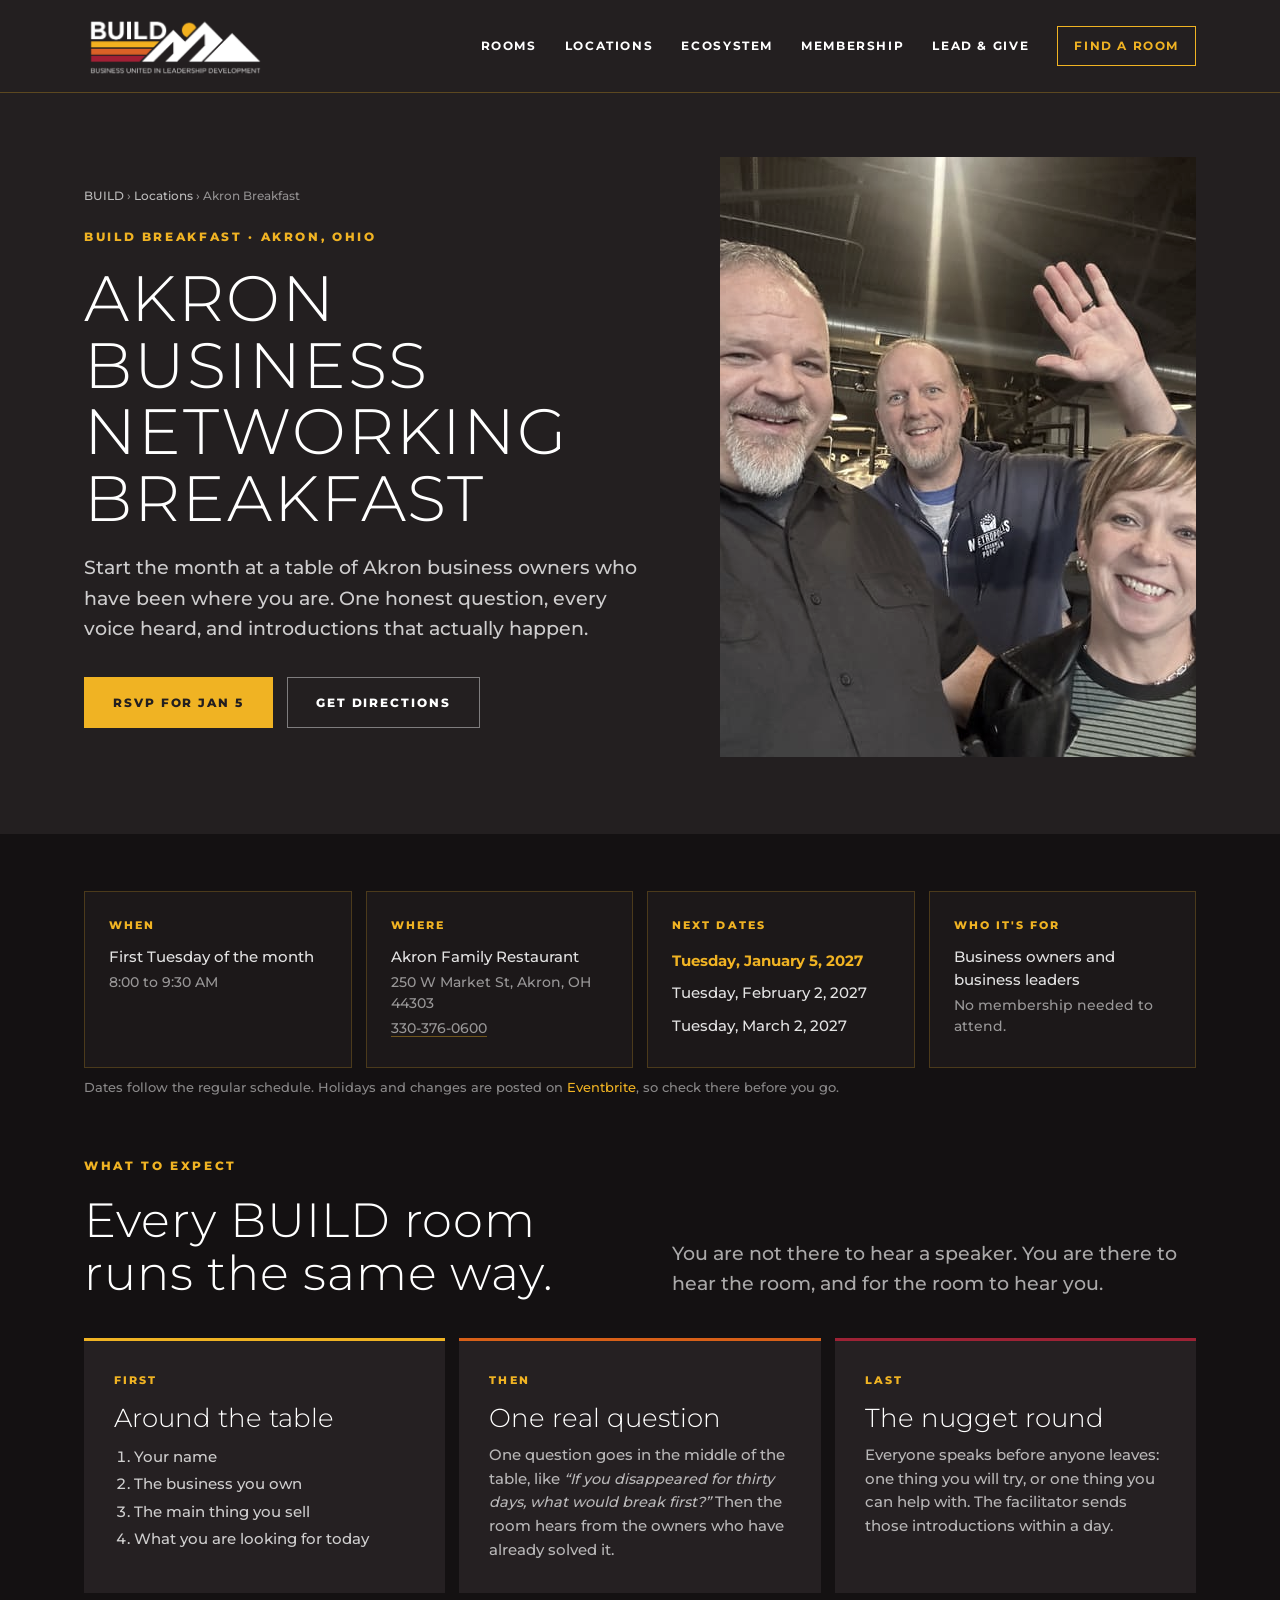
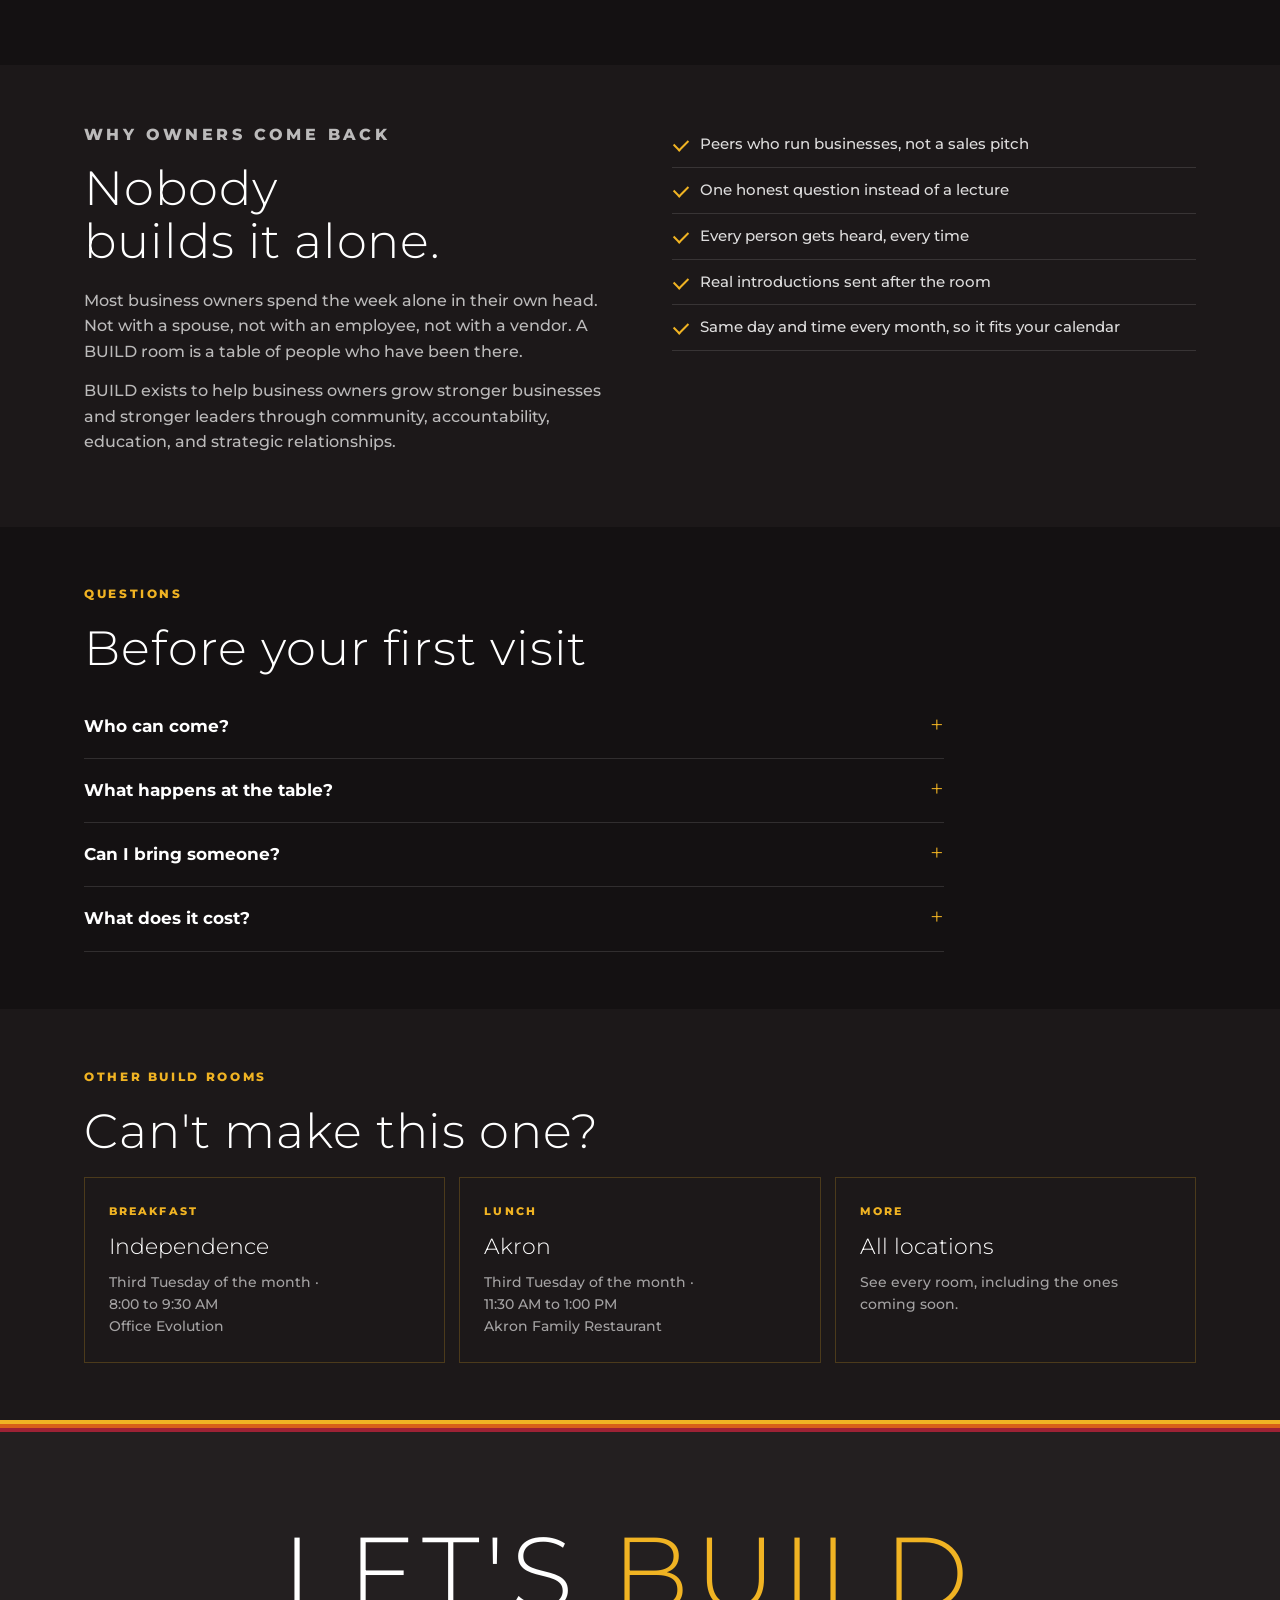
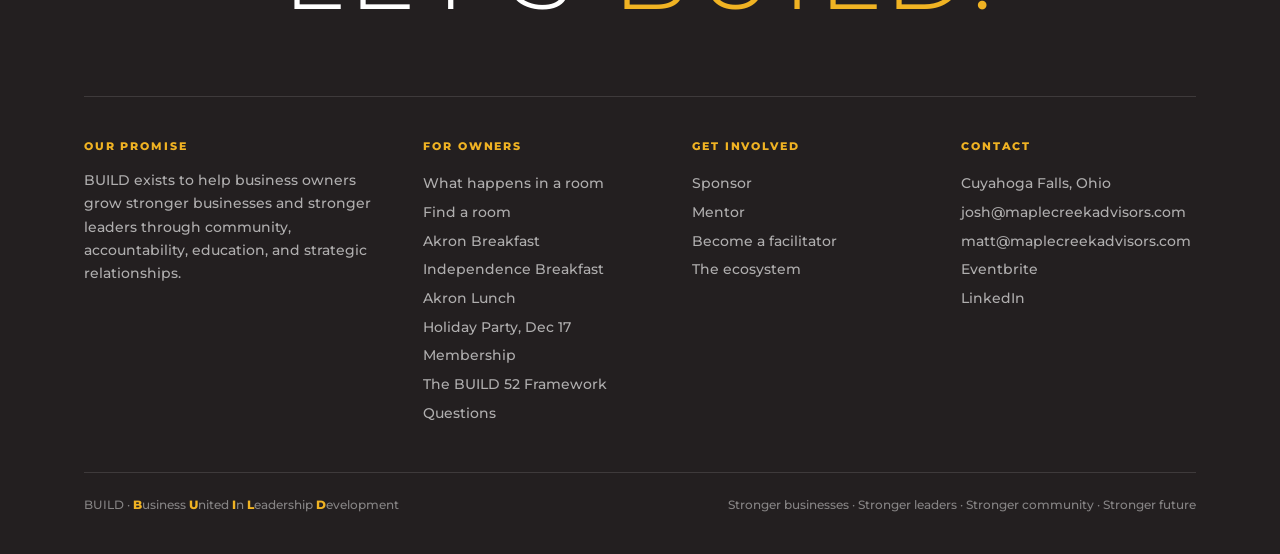
<file: akron-breakfast/index.html>
<!DOCTYPE html>
<html lang="en">
<head>
<meta charset="utf-8">
<meta name="viewport" content="width=device-width,initial-scale=1">
<title>Akron Business Networking Breakfast | BUILD</title>
<meta name="description" content="A monthly breakfast for Akron business owners and leaders. First Tuesday, 8:00 to 9:30 AM, at Akron Family Restaurant. Real conversation, real introductions.">
<link rel="canonical" href="https://buildowners.com/akron-breakfast/">
<meta property="og:type" content="website">
<meta property="og:title" content="Akron Business Networking Breakfast | BUILD">
<meta property="og:description" content="A monthly breakfast for Akron business owners and leaders. First Tuesday, 8:00 to 9:30 AM, at Akron Family Restaurant. Real conversation, real introductions.">
<meta property="og:image" content="https://buildowners.com/assets/breakfast.jpg">
<meta property="og:url" content="https://buildowners.com/akron-breakfast/">
<meta name="theme-color" content="#231F20">
<link rel="icon" href="/favicon.svg" type="image/svg+xml">
<link rel="apple-touch-icon" href="/apple-touch-icon.png">
<link rel="preload" href="/assets/montserrat.woff2" as="font" type="font/woff2" crossorigin>
<link rel="stylesheet" href="/assets/site.css">
<script type="application/ld+json">{"@context": "https://schema.org", "@type": "Event", "name": "BUILD Breakfast Akron", "description": "A monthly breakfast for Akron business owners and leaders. First Tuesday, 8:00 to 9:30 AM, at Akron Family Restaurant. Real conversation, real introductions.", "startDate": "2026-12-01T08:00:00-05:00", "endDate": "2026-12-01T09:30:00-05:00", "eventStatus": "https://schema.org/EventScheduled", "eventAttendanceMode": "https://schema.org/OfflineEventAttendanceMode", "location": {"@type": "Place", "name": "Akron Family Restaurant", "address": {"@type": "PostalAddress", "streetAddress": "250 W Market St", "addressLocality": "Akron", "addressRegion": "OH", "postalCode": "44303", "addressCountry": "US"}}, "image": ["https://buildowners.com/assets/breakfast.jpg"], "organizer": {"@type": "Organization", "name": "BUILD", "alternateName": "Business United In Leadership Development", "url": "https://buildowners.com/"}, "url": "https://buildowners.com/akron-breakfast/"}</script>
<script type="application/ld+json">{"@context": "https://schema.org", "@type": "Event", "name": "BUILD Breakfast Akron", "description": "A monthly breakfast for Akron business owners and leaders. First Tuesday, 8:00 to 9:30 AM, at Akron Family Restaurant. Real conversation, real introductions.", "startDate": "2027-01-05T08:00:00-05:00", "endDate": "2027-01-05T09:30:00-05:00", "eventStatus": "https://schema.org/EventScheduled", "eventAttendanceMode": "https://schema.org/OfflineEventAttendanceMode", "location": {"@type": "Place", "name": "Akron Family Restaurant", "address": {"@type": "PostalAddress", "streetAddress": "250 W Market St", "addressLocality": "Akron", "addressRegion": "OH", "postalCode": "44303", "addressCountry": "US"}}, "image": ["https://buildowners.com/assets/breakfast.jpg"], "organizer": {"@type": "Organization", "name": "BUILD", "alternateName": "Business United In Leadership Development", "url": "https://buildowners.com/"}, "url": "https://buildowners.com/akron-breakfast/"}</script>
<script type="application/ld+json">{"@context": "https://schema.org", "@type": "Event", "name": "BUILD Breakfast Akron", "description": "A monthly breakfast for Akron business owners and leaders. First Tuesday, 8:00 to 9:30 AM, at Akron Family Restaurant. Real conversation, real introductions.", "startDate": "2027-02-02T08:00:00-05:00", "endDate": "2027-02-02T09:30:00-05:00", "eventStatus": "https://schema.org/EventScheduled", "eventAttendanceMode": "https://schema.org/OfflineEventAttendanceMode", "location": {"@type": "Place", "name": "Akron Family Restaurant", "address": {"@type": "PostalAddress", "streetAddress": "250 W Market St", "addressLocality": "Akron", "addressRegion": "OH", "postalCode": "44303", "addressCountry": "US"}}, "image": ["https://buildowners.com/assets/breakfast.jpg"], "organizer": {"@type": "Organization", "name": "BUILD", "alternateName": "Business United In Leadership Development", "url": "https://buildowners.com/"}, "url": "https://buildowners.com/akron-breakfast/"}</script>
<script type="application/ld+json">{"@context": "https://schema.org", "@type": "Event", "name": "BUILD Breakfast Akron", "description": "A monthly breakfast for Akron business owners and leaders. First Tuesday, 8:00 to 9:30 AM, at Akron Family Restaurant. Real conversation, real introductions.", "startDate": "2027-03-02T08:00:00-05:00", "endDate": "2027-03-02T09:30:00-05:00", "eventStatus": "https://schema.org/EventScheduled", "eventAttendanceMode": "https://schema.org/OfflineEventAttendanceMode", "location": {"@type": "Place", "name": "Akron Family Restaurant", "address": {"@type": "PostalAddress", "streetAddress": "250 W Market St", "addressLocality": "Akron", "addressRegion": "OH", "postalCode": "44303", "addressCountry": "US"}}, "image": ["https://buildowners.com/assets/breakfast.jpg"], "organizer": {"@type": "Organization", "name": "BUILD", "alternateName": "Business United In Leadership Development", "url": "https://buildowners.com/"}, "url": "https://buildowners.com/akron-breakfast/"}</script>
<script type="application/ld+json">{"@context": "https://schema.org", "@type": "Event", "name": "BUILD Breakfast Akron", "description": "A monthly breakfast for Akron business owners and leaders. First Tuesday, 8:00 to 9:30 AM, at Akron Family Restaurant. Real conversation, real introductions.", "startDate": "2027-04-06T08:00:00-04:00", "endDate": "2027-04-06T09:30:00-04:00", "eventStatus": "https://schema.org/EventScheduled", "eventAttendanceMode": "https://schema.org/OfflineEventAttendanceMode", "location": {"@type": "Place", "name": "Akron Family Restaurant", "address": {"@type": "PostalAddress", "streetAddress": "250 W Market St", "addressLocality": "Akron", "addressRegion": "OH", "postalCode": "44303", "addressCountry": "US"}}, "image": ["https://buildowners.com/assets/breakfast.jpg"], "organizer": {"@type": "Organization", "name": "BUILD", "alternateName": "Business United In Leadership Development", "url": "https://buildowners.com/"}, "url": "https://buildowners.com/akron-breakfast/"}</script>
<script type="application/ld+json">{"@context": "https://schema.org", "@type": "Event", "name": "BUILD Breakfast Akron", "description": "A monthly breakfast for Akron business owners and leaders. First Tuesday, 8:00 to 9:30 AM, at Akron Family Restaurant. Real conversation, real introductions.", "startDate": "2027-05-04T08:00:00-04:00", "endDate": "2027-05-04T09:30:00-04:00", "eventStatus": "https://schema.org/EventScheduled", "eventAttendanceMode": "https://schema.org/OfflineEventAttendanceMode", "location": {"@type": "Place", "name": "Akron Family Restaurant", "address": {"@type": "PostalAddress", "streetAddress": "250 W Market St", "addressLocality": "Akron", "addressRegion": "OH", "postalCode": "44303", "addressCountry": "US"}}, "image": ["https://buildowners.com/assets/breakfast.jpg"], "organizer": {"@type": "Organization", "name": "BUILD", "alternateName": "Business United In Leadership Development", "url": "https://buildowners.com/"}, "url": "https://buildowners.com/akron-breakfast/"}</script>
<script type="application/ld+json">{"@context": "https://schema.org", "@type": "BreadcrumbList", "itemListElement": [{"@type": "ListItem", "position": 1, "name": "BUILD", "item": "https://buildowners.com/"}, {"@type": "ListItem", "position": 2, "name": "Locations", "item": "https://buildowners.com/#locations"}, {"@type": "ListItem", "position": 3, "name": "Akron Business Networking Breakfast", "item": "https://buildowners.com/akron-breakfast/"}]}</script>
<script type="application/ld+json">{"@context": "https://schema.org", "@type": "FAQPage", "mainEntity": [{"@type": "Question", "name": "Who can come?", "acceptedAnswer": {"@type": "Answer", "text": "Business owners and business leaders. You do not need to be a member, and you do not need to be invited. RSVP on Eventbrite so the room knows to expect you."}}, {"@type": "Question", "name": "What happens at the table?", "acceptedAnswer": {"@type": "Answer", "text": "Everyone introduces themselves with four quick answers: name, business, what you sell, and what you are looking for today. Then one real question goes in the middle of the table and the owners work it out together. It ends with a nugget round where everyone shares one takeaway or one offer to help."}}, {"@type": "Question", "name": "Can I bring someone?", "acceptedAnswer": {"@type": "Answer", "text": "Yes, please do. Every room asks members to bring another owner next time. The room works better when it grows."}}, {"@type": "Question", "name": "What does it cost?", "acceptedAnswer": {"@type": "Answer", "text": "Each room is listed on Eventbrite, and the current ticket details are shown there."}}]}</script>
</head>
<body>
<a class="skip" href="#main">Skip to content</a>

<nav class="nav" aria-label="Main">
  <div class="wrap">
    <a href="https://buildowners.com/" aria-label="BUILD home">
      <img src="/assets/logo-reverse.png" alt="BUILD | Business United In Leadership Development" width="300" height="92">
    </a>
    <div class="navlinks">
      <a href="/#rooms">Rooms</a>
      <a href="/#locations">Locations</a>
      <a href="/#ecosystem">Ecosystem</a>
      <a href="/#membership">Membership</a>
      <a href="/#lead">Lead &amp; Give</a>
      <a class="navcta" href="/#locations">Find a Room</a>
    </div>
  </div>
</nav>

<header class="roomhero">
  <div class="wrap">
    <div>
      <p class="crumbs"><a href="/">BUILD</a> &rsaquo; <a href="/#locations">Locations</a> &rsaquo; Akron Breakfast</p>
      <p class="eyebrow">BUILD Breakfast · Akron, Ohio</p>
      <h1>Akron Business Networking Breakfast</h1>
      <p class="lead">Start the month at a table of Akron business owners who have been where you are. One honest question, every voice heard, and introductions that actually happen.</p>
      <div class="cta">
        <span class="rsvps"><a class="btn" href="https://www.eventbrite.com/e/build-breakfast-akron-tickets-1980485761225" data-until="2026-12-01">RSVP for Dec 1</a>
        <a class="btn" href="https://buildowners.regfox.com/build-breakfast-akron" data-until="2027-01-05">RSVP for Jan 5</a></span>
        <a class="btn ghost" href="https://www.google.com/maps/search/?api=1&query=Akron+Family+Restaurant%2C+250+W+Market+St%2C+Akron%2C+OH+44303">Get directions</a>
      </div>
    </div>
    <img class="rphoto" src="/assets/breakfast.jpg" alt="Business owners at a BUILD room" width="800" height="600">
  </div>
</header>

<main id="main">

<section class="sec" style="padding-bottom:0">
  <div class="wrap">
    <div class="facts">
      <div class="fact">
        <span class="label">When</span>
        <p>First Tuesday of the month</p>
        <p class="sub">8:00 to 9:30 AM</p>
      </div>
      <div class="fact">
        <span class="label">Where</span>
        <p>Akron Family Restaurant</p>
        <p class="sub">250 W Market St, Akron, OH 44303</p>
        <p class="sub"><a href="tel:+13303760600">330-376-0600</a></p>
      </div>
      <div class="fact">
        <span class="label">Next dates</span>
        <ul class="nextdates" id="nextDates" data-nth="1" data-weekday="1" data-skip=""><li>Tuesday, December 1, 2026</li><li>Tuesday, January 5, 2027</li><li>Tuesday, February 2, 2027</li></ul>
      </div>
      <div class="fact">
        <span class="label">Who it's for</span>
        <p>Business owners and business leaders</p>
        <p class="sub">No membership needed to attend.</p>
      </div>
    </div>
    <p class="datenote">Dates follow the regular schedule. Holidays and changes are posted on <a href="https://www.eventbrite.com/o/120744060089" style="color:var(--gold)">Eventbrite</a>, so check there before you go.</p>
  </div>
</section>

<section class="sec">
  <div class="wrap">
    <div class="sechead">
      <div>
        <p class="eyebrow">What to expect</p>
        <h2 class="h2">Every BUILD room runs the same way.</h2>
      </div>
      <p class="lead">You are not there to hear a speaker. You are there to hear the room, and for the room to hear you.</p>
    </div>
    <div class="moves">
      <div class="move">
        <span class="label">First</span>
        <h3>Around the table</h3>
        <ol>
          <li>Your name</li>
          <li>The business you own</li>
          <li>The main thing you sell</li>
          <li>What you are looking for today</li>
        </ol>
      </div>
      <div class="move">
        <span class="label">Then</span>
        <h3>One real question</h3>
        <p>One question goes in the middle of the table, like <em>&ldquo;If you disappeared for thirty days, what would break first?&rdquo;</em> Then the room hears from the owners who have already solved it.</p>
      </div>
      <div class="move">
        <span class="label">Last</span>
        <h3>The nugget round</h3>
        <p>Everyone speaks before anyone leaves: one thing you will try, or one thing you can help with. The facilitator sends those introductions within a day.</p>
      </div>
    </div>
  </div>
</section>

<section class="sec" style="background:var(--ink-2)">
  <div class="wrap split">
    <div>
      <p class="eyebrow">Why owners come back</p>
      <h2 class="h2">Nobody builds it alone.</h2>
      <p>Most business owners spend the week alone in their own head. Not with a spouse, not with an employee, not with a vendor. A BUILD room is a table of people who have been there.</p>
      <p>BUILD exists to help business owners grow stronger businesses and stronger leaders through community, accountability, education, and strategic relationships.</p>
    </div>
    <ul class="ticks">
      <li>Peers who run businesses, not a sales pitch</li>
      <li>One honest question instead of a lecture</li>
      <li>Every person gets heard, every time</li>
      <li>Real introductions sent after the room</li>
      <li>Same day and time every month, so it fits your calendar</li>
    </ul>
  </div>
</section>

<section class="sec">
  <div class="wrap">
    <p class="eyebrow">Questions</p>
    <h2 class="h2">Before your first visit</h2>
    <div class="faq">
      <details><summary>Who can come?</summary><p>Business owners and business leaders. You do not need to be a member, and you do not need to be invited. RSVP on Eventbrite so the room knows to expect you.</p></details>
      <details><summary>What happens at the table?</summary><p>Everyone introduces themselves with four quick answers: name, business, what you sell, and what you are looking for today. Then one real question goes in the middle of the table and the owners work it out together. It ends with a nugget round where everyone shares one takeaway or one offer to help.</p></details>
      <details><summary>Can I bring someone?</summary><p>Yes, please do. Every room asks members to bring another owner next time. The room works better when it grows.</p></details>
      <details><summary>What does it cost?</summary><p>Each room is listed on <a href="https://www.eventbrite.com/o/120744060089">Eventbrite</a>, and the current ticket details are shown there.</p></details>
    </div>
  </div>
</section>

<section class="sec" style="background:var(--ink-2)">
  <div class="wrap">
    <p class="eyebrow">Other BUILD rooms</p>
    <h2 class="h2">Can't make this one?</h2>
    <div class="morerooms">
      <a href="/independence-breakfast/">
        <span class="label">Breakfast</span>
        <h3>Independence</h3>
        <p>Third Tuesday of the month · <span class="nowrap">8:00 to 9:30 AM</span><br>Office Evolution</p>
      </a>
      <a href="/akron-lunch/">
        <span class="label">Lunch</span>
        <h3>Akron</h3>
        <p>Third Tuesday of the month · <span class="nowrap">11:30 AM to 1:00 PM</span><br>Akron Family Restaurant</p>
      </a>
      <a href="/#locations">
        <span class="label">More</span>
        <h3>All locations</h3>
        <p>See every room, including the ones coming soon.</p>
      </a>
    </div>
  </div>
</section>

</main>

<div class="stripes" aria-hidden="true"></div>
<footer class="foot">
  <div class="wrap">
    <p class="big">Let's <em>BUILD.</em></p>
    <div class="fcols">
      <div class="fcol">
        <h4>Our promise</h4>
        <p class="promise">BUILD exists to help business owners grow stronger businesses and stronger leaders through community, accountability, education, and strategic relationships.</p>
      </div>
      <div class="fcol">
        <h4>For owners</h4>
        <a href="/#rooms">What happens in a room</a>
        <a href="/#locations">Find a room</a>
        <a href="/akron-breakfast/">Akron Breakfast</a>
        <a href="/independence-breakfast/">Independence Breakfast</a>
        <a href="/akron-lunch/">Akron Lunch</a>
        <a href="/holiday-party/" data-until="2026-12-17">Holiday Party, Dec 17</a>
        <a href="/#membership">Membership</a>
        <a href="/#framework">The BUILD 52 Framework</a>
        <a href="/#faq">Questions</a>
      </div>
      <div class="fcol">
        <h4>Get involved</h4>
        <a href="/#lead">Sponsor</a>
        <a href="/#lead">Mentor</a>
        <a href="/#lead">Become a facilitator</a>
        <a href="/#ecosystem">The ecosystem</a>
      </div>
      <div class="fcol">
        <h4>Contact</h4>
        <p>Cuyahoga Falls, Ohio</p>
        <a href="mailto:josh@maplecreekadvisors.com">josh@maplecreekadvisors.com</a>
        <a href="mailto:matt@maplecreekadvisors.com">matt@maplecreekadvisors.com</a>
        <a href="https://www.eventbrite.com/o/120744060089">Eventbrite</a>
        <a href="https://www.linkedin.com/in/joshmuller">LinkedIn</a>
      </div>
    </div>
    <div class="footbar">
      <span class="acrofoot">BUILD · <b>B</b>usiness <b>U</b>nited <b>I</b>n <b>L</b>eadership <b>D</b>evelopment</span>
      <span>Stronger businesses · Stronger leaders · Stronger community · Stronger future</span>
    </div>
  </div>
</footer>

<script>
(function(){
  var d = new Date(), today = d.getFullYear() + '-' + String(d.getMonth()+1).padStart(2,'0') + '-' + String(d.getDate()).padStart(2,'0');
  document.querySelectorAll('[data-until]').forEach(function(a){ if(a.getAttribute('data-until') < today) a.remove(); });
  document.querySelectorAll('.rsvps').forEach(function(box){ if(!box.querySelector('a')) box.innerHTML = '<a class="btn" href="https://www.eventbrite.com/o/120744060089">RSVP on Eventbrite</a>'; });
})();
(function(){
  var ul = document.getElementById('nextDates');
  if(!ul) return;
  var nth = +ul.getAttribute('data-nth'), wd = +ul.getAttribute('data-weekday');
  var skip = (ul.getAttribute('data-skip') || '').split(' ');
  var iso = function(d){ return d.getFullYear() + '-' + String(d.getMonth()+1).padStart(2,'0') + '-' + String(d.getDate()).padStart(2,'0'); };
  var jsDay = (wd + 1) % 7;
  var now = new Date(); now.setHours(0,0,0,0);
  var out = [], y = now.getFullYear(), m = now.getMonth();
  while(out.length < 3){
    var d = new Date(y, m, 1), count = 0;
    while(d.getMonth() === m){
      if(d.getDay() === jsDay && ++count === nth) break;
      d.setDate(d.getDate() + 1);
    }
    if(d >= now && skip.indexOf(iso(d)) < 0) out.push(d);
    if(++m > 11){ m = 0; y++; }
  }
  ul.innerHTML = out.map(function(d){
    return '<li>' + d.toLocaleDateString('en-US', {weekday:'long', month:'long', day:'numeric', year:'numeric'}) + '</li>';
  }).join('');
})();
</script>
</body>
</html>
</file>
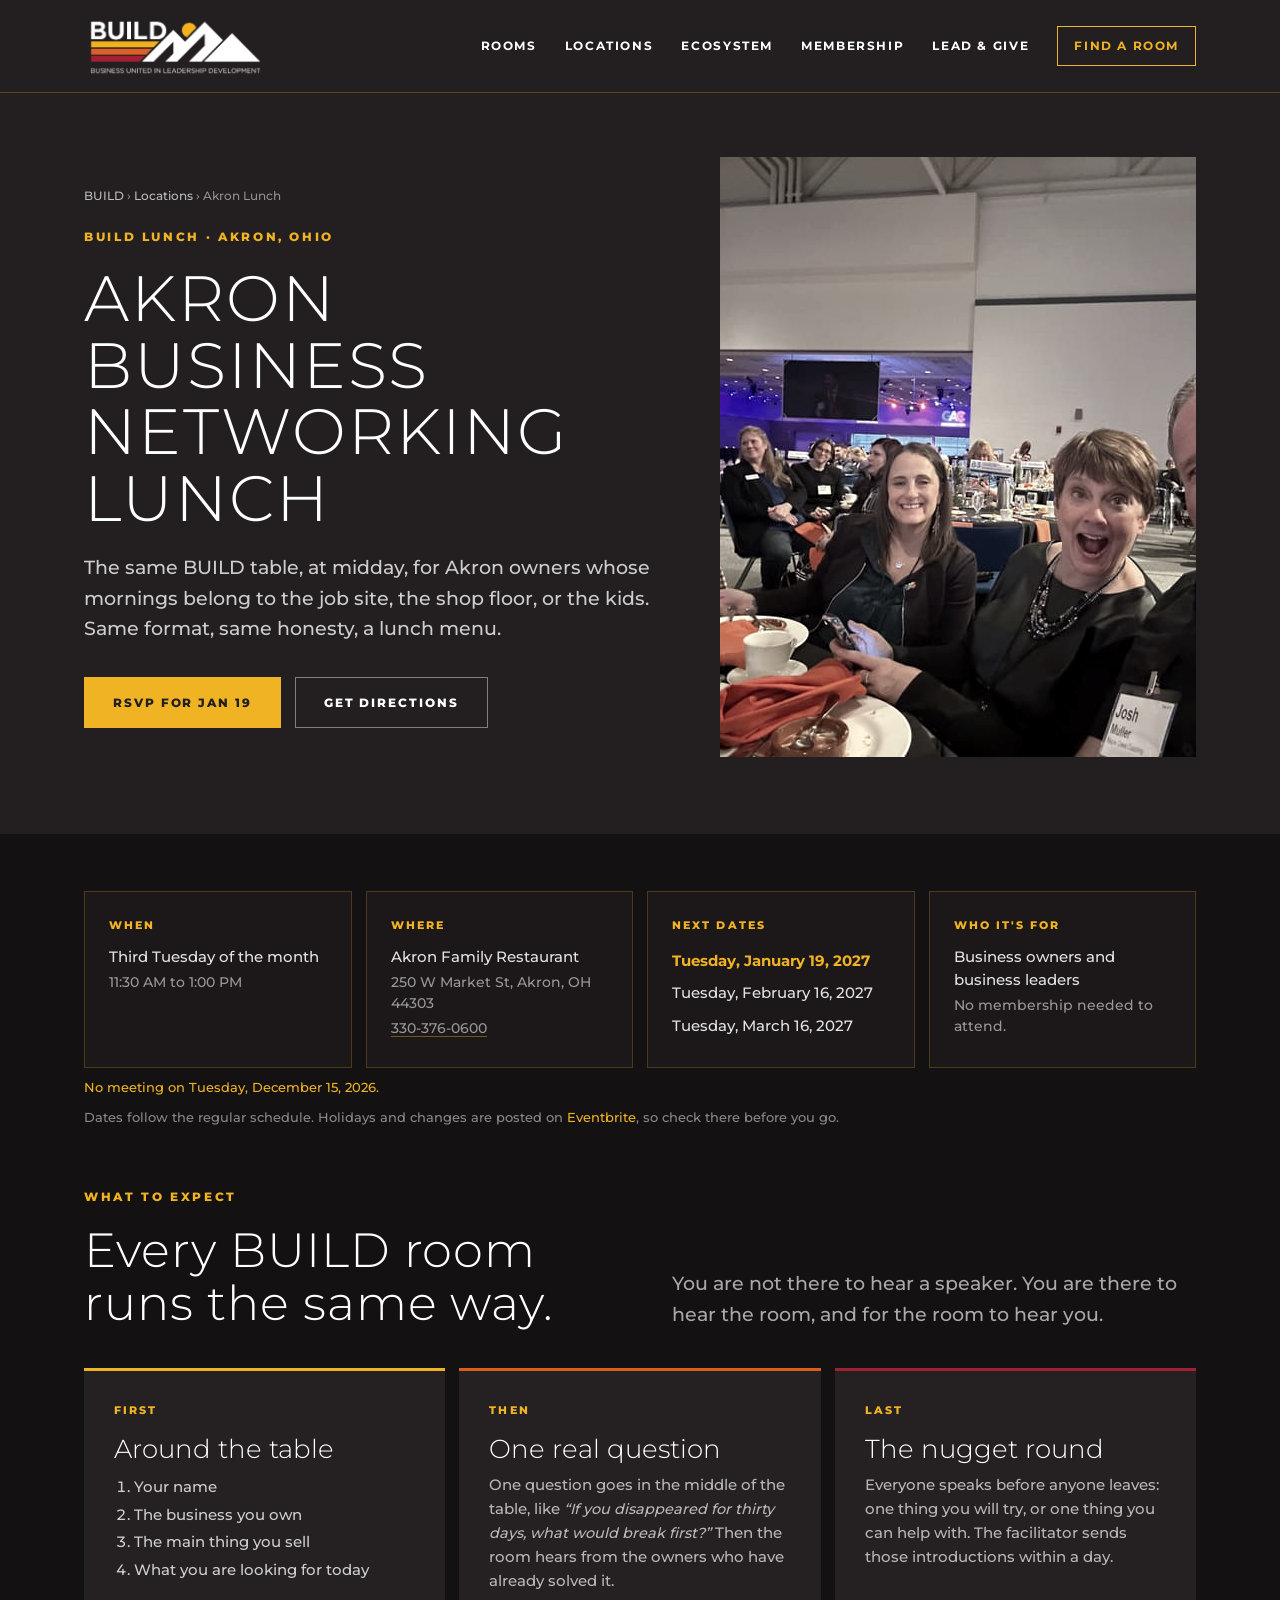
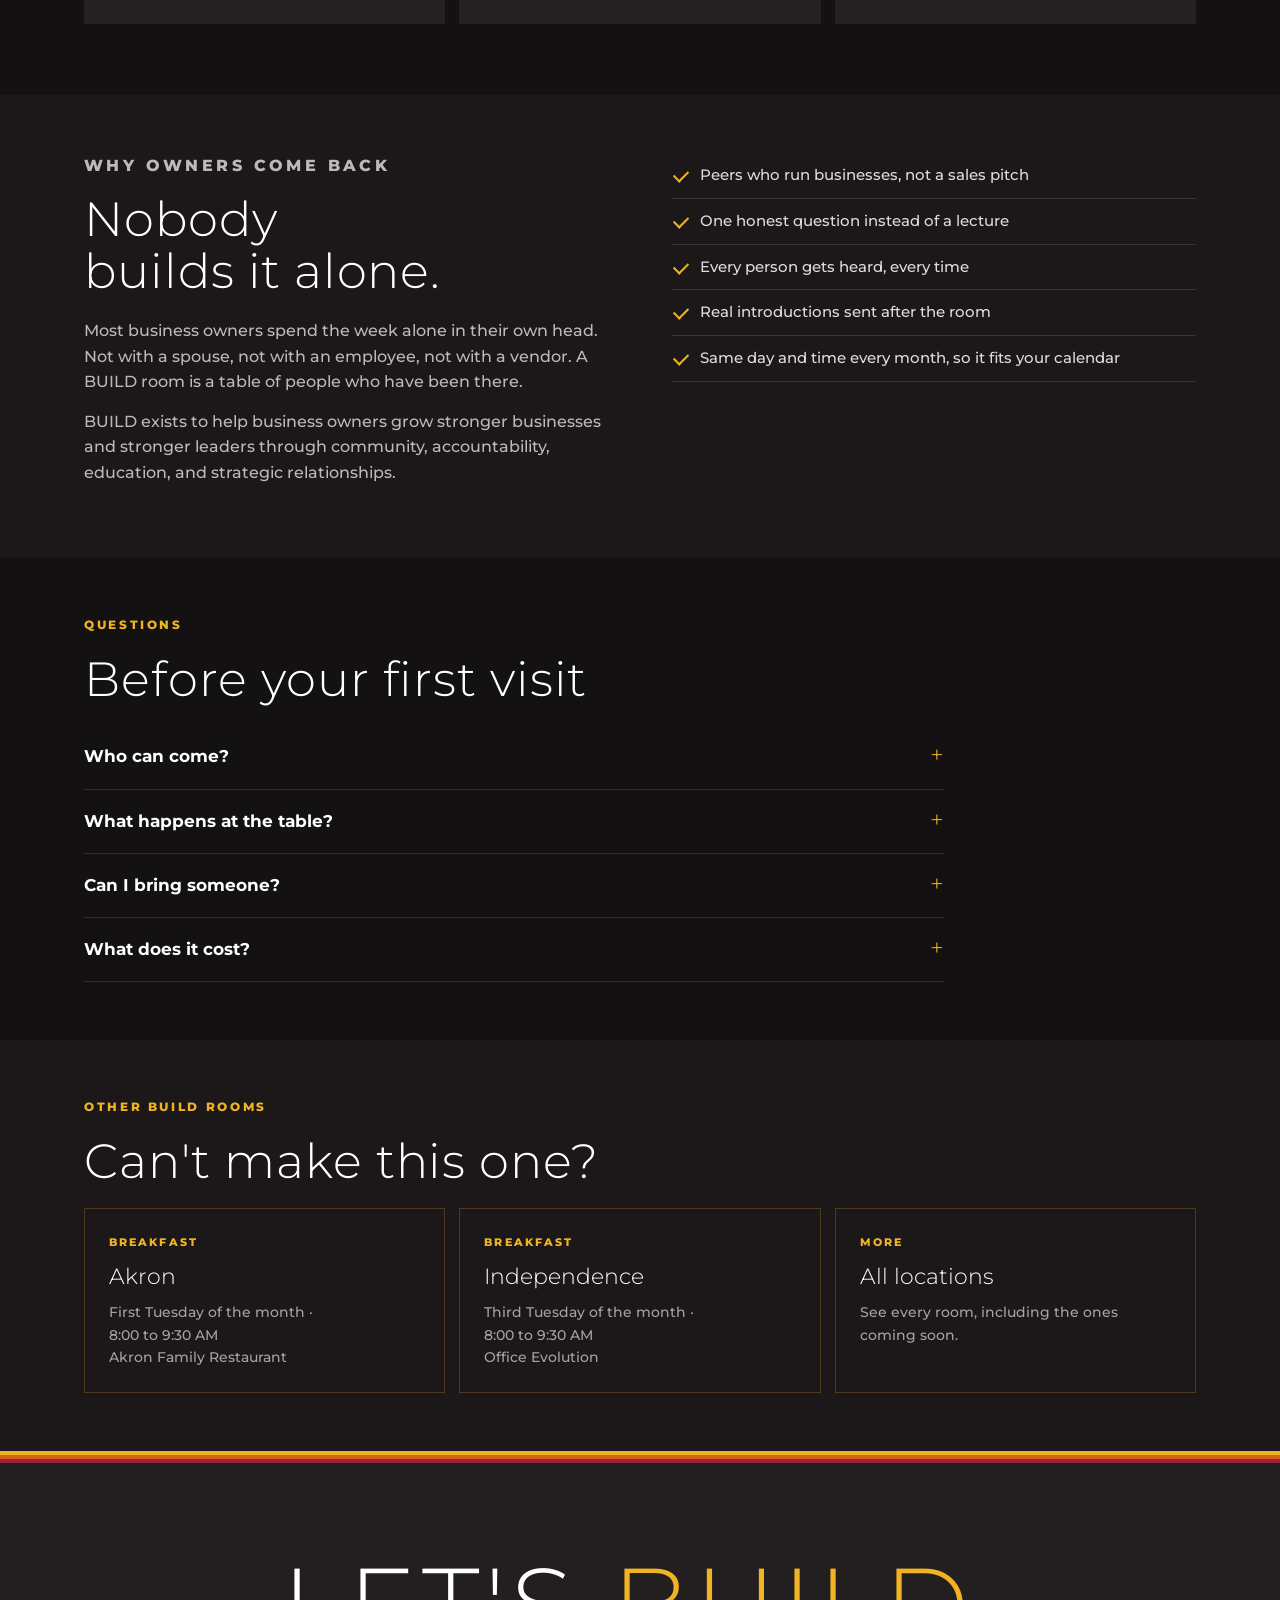
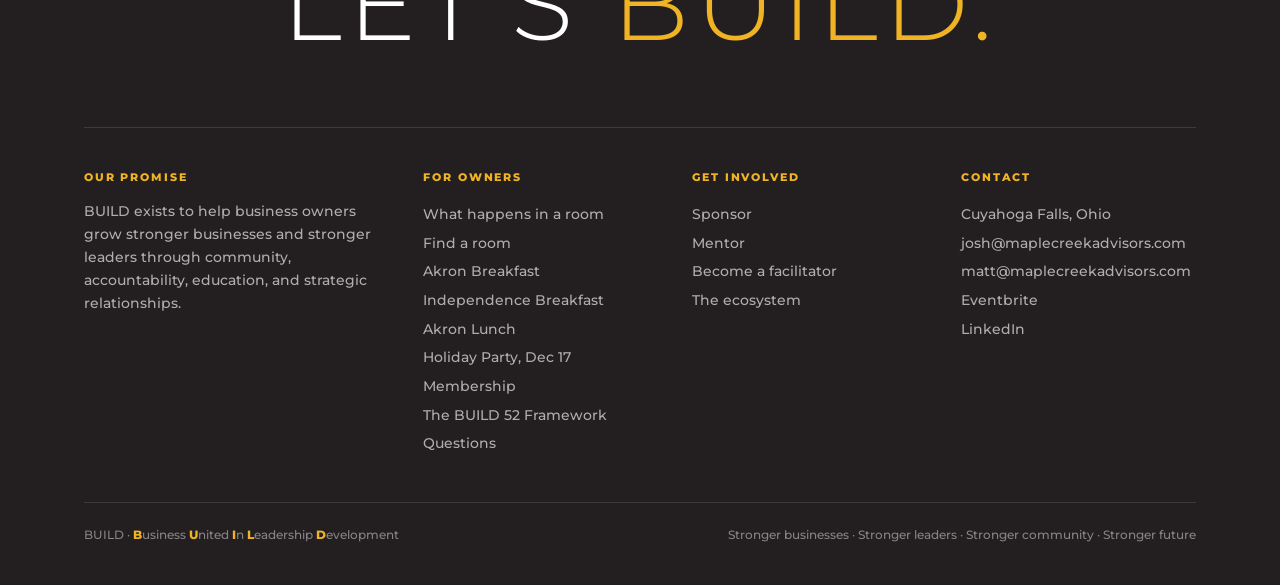
<file: akron-lunch/index.html>
<!DOCTYPE html>
<html lang="en">
<head>
<meta charset="utf-8">
<meta name="viewport" content="width=device-width,initial-scale=1">
<title>Akron Business Networking Lunch | BUILD</title>
<meta name="description" content="A monthly lunch for Akron business owners and leaders who cannot do mornings. Third Tuesday, 11:30 AM to 1:00 PM, at Akron Family Restaurant.">
<link rel="canonical" href="https://buildowners.com/akron-lunch/">
<meta property="og:type" content="website">
<meta property="og:title" content="Akron Business Networking Lunch | BUILD">
<meta property="og:description" content="A monthly lunch for Akron business owners and leaders who cannot do mornings. Third Tuesday, 11:30 AM to 1:00 PM, at Akron Family Restaurant.">
<meta property="og:image" content="https://buildowners.com/assets/lunch.jpg">
<meta property="og:url" content="https://buildowners.com/akron-lunch/">
<meta name="theme-color" content="#231F20">
<link rel="icon" href="/favicon.svg" type="image/svg+xml">
<link rel="apple-touch-icon" href="/apple-touch-icon.png">
<link rel="preload" href="/assets/montserrat.woff2" as="font" type="font/woff2" crossorigin>
<link rel="stylesheet" href="/assets/site.css">
<script type="application/ld+json">{"@context": "https://schema.org", "@type": "Event", "name": "BUILD Lunch Akron", "description": "A monthly lunch for Akron business owners and leaders who cannot do mornings. Third Tuesday, 11:30 AM to 1:00 PM, at Akron Family Restaurant.", "startDate": "2027-01-19T11:30:00-05:00", "endDate": "2027-01-19T13:00:00-05:00", "eventStatus": "https://schema.org/EventScheduled", "eventAttendanceMode": "https://schema.org/OfflineEventAttendanceMode", "location": {"@type": "Place", "name": "Akron Family Restaurant", "address": {"@type": "PostalAddress", "streetAddress": "250 W Market St", "addressLocality": "Akron", "addressRegion": "OH", "postalCode": "44303", "addressCountry": "US"}}, "image": ["https://buildowners.com/assets/lunch.jpg"], "organizer": {"@type": "Organization", "name": "BUILD", "alternateName": "Business United In Leadership Development", "url": "https://buildowners.com/"}, "url": "https://buildowners.com/akron-lunch/"}</script>
<script type="application/ld+json">{"@context": "https://schema.org", "@type": "Event", "name": "BUILD Lunch Akron", "description": "A monthly lunch for Akron business owners and leaders who cannot do mornings. Third Tuesday, 11:30 AM to 1:00 PM, at Akron Family Restaurant.", "startDate": "2027-02-16T11:30:00-05:00", "endDate": "2027-02-16T13:00:00-05:00", "eventStatus": "https://schema.org/EventScheduled", "eventAttendanceMode": "https://schema.org/OfflineEventAttendanceMode", "location": {"@type": "Place", "name": "Akron Family Restaurant", "address": {"@type": "PostalAddress", "streetAddress": "250 W Market St", "addressLocality": "Akron", "addressRegion": "OH", "postalCode": "44303", "addressCountry": "US"}}, "image": ["https://buildowners.com/assets/lunch.jpg"], "organizer": {"@type": "Organization", "name": "BUILD", "alternateName": "Business United In Leadership Development", "url": "https://buildowners.com/"}, "url": "https://buildowners.com/akron-lunch/"}</script>
<script type="application/ld+json">{"@context": "https://schema.org", "@type": "Event", "name": "BUILD Lunch Akron", "description": "A monthly lunch for Akron business owners and leaders who cannot do mornings. Third Tuesday, 11:30 AM to 1:00 PM, at Akron Family Restaurant.", "startDate": "2027-03-16T11:30:00-04:00", "endDate": "2027-03-16T13:00:00-04:00", "eventStatus": "https://schema.org/EventScheduled", "eventAttendanceMode": "https://schema.org/OfflineEventAttendanceMode", "location": {"@type": "Place", "name": "Akron Family Restaurant", "address": {"@type": "PostalAddress", "streetAddress": "250 W Market St", "addressLocality": "Akron", "addressRegion": "OH", "postalCode": "44303", "addressCountry": "US"}}, "image": ["https://buildowners.com/assets/lunch.jpg"], "organizer": {"@type": "Organization", "name": "BUILD", "alternateName": "Business United In Leadership Development", "url": "https://buildowners.com/"}, "url": "https://buildowners.com/akron-lunch/"}</script>
<script type="application/ld+json">{"@context": "https://schema.org", "@type": "Event", "name": "BUILD Lunch Akron", "description": "A monthly lunch for Akron business owners and leaders who cannot do mornings. Third Tuesday, 11:30 AM to 1:00 PM, at Akron Family Restaurant.", "startDate": "2027-04-20T11:30:00-04:00", "endDate": "2027-04-20T13:00:00-04:00", "eventStatus": "https://schema.org/EventScheduled", "eventAttendanceMode": "https://schema.org/OfflineEventAttendanceMode", "location": {"@type": "Place", "name": "Akron Family Restaurant", "address": {"@type": "PostalAddress", "streetAddress": "250 W Market St", "addressLocality": "Akron", "addressRegion": "OH", "postalCode": "44303", "addressCountry": "US"}}, "image": ["https://buildowners.com/assets/lunch.jpg"], "organizer": {"@type": "Organization", "name": "BUILD", "alternateName": "Business United In Leadership Development", "url": "https://buildowners.com/"}, "url": "https://buildowners.com/akron-lunch/"}</script>
<script type="application/ld+json">{"@context": "https://schema.org", "@type": "Event", "name": "BUILD Lunch Akron", "description": "A monthly lunch for Akron business owners and leaders who cannot do mornings. Third Tuesday, 11:30 AM to 1:00 PM, at Akron Family Restaurant.", "startDate": "2027-05-18T11:30:00-04:00", "endDate": "2027-05-18T13:00:00-04:00", "eventStatus": "https://schema.org/EventScheduled", "eventAttendanceMode": "https://schema.org/OfflineEventAttendanceMode", "location": {"@type": "Place", "name": "Akron Family Restaurant", "address": {"@type": "PostalAddress", "streetAddress": "250 W Market St", "addressLocality": "Akron", "addressRegion": "OH", "postalCode": "44303", "addressCountry": "US"}}, "image": ["https://buildowners.com/assets/lunch.jpg"], "organizer": {"@type": "Organization", "name": "BUILD", "alternateName": "Business United In Leadership Development", "url": "https://buildowners.com/"}, "url": "https://buildowners.com/akron-lunch/"}</script>
<script type="application/ld+json">{"@context": "https://schema.org", "@type": "Event", "name": "BUILD Lunch Akron", "description": "A monthly lunch for Akron business owners and leaders who cannot do mornings. Third Tuesday, 11:30 AM to 1:00 PM, at Akron Family Restaurant.", "startDate": "2027-06-15T11:30:00-04:00", "endDate": "2027-06-15T13:00:00-04:00", "eventStatus": "https://schema.org/EventScheduled", "eventAttendanceMode": "https://schema.org/OfflineEventAttendanceMode", "location": {"@type": "Place", "name": "Akron Family Restaurant", "address": {"@type": "PostalAddress", "streetAddress": "250 W Market St", "addressLocality": "Akron", "addressRegion": "OH", "postalCode": "44303", "addressCountry": "US"}}, "image": ["https://buildowners.com/assets/lunch.jpg"], "organizer": {"@type": "Organization", "name": "BUILD", "alternateName": "Business United In Leadership Development", "url": "https://buildowners.com/"}, "url": "https://buildowners.com/akron-lunch/"}</script>
<script type="application/ld+json">{"@context": "https://schema.org", "@type": "BreadcrumbList", "itemListElement": [{"@type": "ListItem", "position": 1, "name": "BUILD", "item": "https://buildowners.com/"}, {"@type": "ListItem", "position": 2, "name": "Locations", "item": "https://buildowners.com/#locations"}, {"@type": "ListItem", "position": 3, "name": "Akron Business Networking Lunch", "item": "https://buildowners.com/akron-lunch/"}]}</script>
<script type="application/ld+json">{"@context": "https://schema.org", "@type": "FAQPage", "mainEntity": [{"@type": "Question", "name": "Who can come?", "acceptedAnswer": {"@type": "Answer", "text": "Business owners and business leaders. You do not need to be a member, and you do not need to be invited. RSVP on Eventbrite so the room knows to expect you."}}, {"@type": "Question", "name": "What happens at the table?", "acceptedAnswer": {"@type": "Answer", "text": "Everyone introduces themselves with four quick answers: name, business, what you sell, and what you are looking for today. Then one real question goes in the middle of the table and the owners work it out together. It ends with a nugget round where everyone shares one takeaway or one offer to help."}}, {"@type": "Question", "name": "Can I bring someone?", "acceptedAnswer": {"@type": "Answer", "text": "Yes, please do. Every room asks members to bring another owner next time. The room works better when it grows."}}, {"@type": "Question", "name": "What does it cost?", "acceptedAnswer": {"@type": "Answer", "text": "Each room is listed on Eventbrite, and the current ticket details are shown there."}}]}</script>
</head>
<body>
<a class="skip" href="#main">Skip to content</a>

<nav class="nav" aria-label="Main">
  <div class="wrap">
    <a href="https://buildowners.com/" aria-label="BUILD home">
      <img src="/assets/logo-reverse.png" alt="BUILD | Business United In Leadership Development" width="300" height="92">
    </a>
    <div class="navlinks">
      <a href="/#rooms">Rooms</a>
      <a href="/#locations">Locations</a>
      <a href="/#ecosystem">Ecosystem</a>
      <a href="/#membership">Membership</a>
      <a href="/#lead">Lead &amp; Give</a>
      <a class="navcta" href="/#locations">Find a Room</a>
    </div>
  </div>
</nav>

<header class="roomhero">
  <div class="wrap">
    <div>
      <p class="crumbs"><a href="/">BUILD</a> &rsaquo; <a href="/#locations">Locations</a> &rsaquo; Akron Lunch</p>
      <p class="eyebrow">BUILD Lunch · Akron, Ohio</p>
      <h1>Akron Business Networking Lunch</h1>
      <p class="lead">The same BUILD table, at midday, for Akron owners whose mornings belong to the job site, the shop floor, or the kids. Same format, same honesty, a lunch menu.</p>
      <div class="cta">
        <span class="rsvps"><a class="btn" href="https://buildowners.regfox.com/build-akron-lunch" data-until="2027-01-19">RSVP for Jan 19</a></span>
        <a class="btn ghost" href="https://www.google.com/maps/search/?api=1&query=Akron+Family+Restaurant%2C+250+W+Market+St%2C+Akron%2C+OH+44303">Get directions</a>
      </div>
    </div>
    <img class="rphoto" src="/assets/lunch.jpg" alt="Business owners at a BUILD room" width="800" height="600">
  </div>
</header>

<main id="main">

<section class="sec" style="padding-bottom:0">
  <div class="wrap">
    <div class="facts">
      <div class="fact">
        <span class="label">When</span>
        <p>Third Tuesday of the month</p>
        <p class="sub">11:30 AM to 1:00 PM</p>
      </div>
      <div class="fact">
        <span class="label">Where</span>
        <p>Akron Family Restaurant</p>
        <p class="sub">250 W Market St, Akron, OH 44303</p>
        <p class="sub"><a href="tel:+13303760600">330-376-0600</a></p>
      </div>
      <div class="fact">
        <span class="label">Next dates</span>
        <ul class="nextdates" id="nextDates" data-nth="3" data-weekday="1" data-skip="2026-12-15"><li>Tuesday, January 19, 2027</li><li>Tuesday, February 16, 2027</li><li>Tuesday, March 16, 2027</li></ul>
      </div>
      <div class="fact">
        <span class="label">Who it's for</span>
        <p>Business owners and business leaders</p>
        <p class="sub">No membership needed to attend.</p>
      </div>
    </div>
    <p class="datenote" style="color:var(--gold)">No meeting on Tuesday, December 15, 2026.</p>
    <p class="datenote">Dates follow the regular schedule. Holidays and changes are posted on <a href="https://www.eventbrite.com/o/120744060089" style="color:var(--gold)">Eventbrite</a>, so check there before you go.</p>
  </div>
</section>

<section class="sec">
  <div class="wrap">
    <div class="sechead">
      <div>
        <p class="eyebrow">What to expect</p>
        <h2 class="h2">Every BUILD room runs the same way.</h2>
      </div>
      <p class="lead">You are not there to hear a speaker. You are there to hear the room, and for the room to hear you.</p>
    </div>
    <div class="moves">
      <div class="move">
        <span class="label">First</span>
        <h3>Around the table</h3>
        <ol>
          <li>Your name</li>
          <li>The business you own</li>
          <li>The main thing you sell</li>
          <li>What you are looking for today</li>
        </ol>
      </div>
      <div class="move">
        <span class="label">Then</span>
        <h3>One real question</h3>
        <p>One question goes in the middle of the table, like <em>&ldquo;If you disappeared for thirty days, what would break first?&rdquo;</em> Then the room hears from the owners who have already solved it.</p>
      </div>
      <div class="move">
        <span class="label">Last</span>
        <h3>The nugget round</h3>
        <p>Everyone speaks before anyone leaves: one thing you will try, or one thing you can help with. The facilitator sends those introductions within a day.</p>
      </div>
    </div>
  </div>
</section>

<section class="sec" style="background:var(--ink-2)">
  <div class="wrap split">
    <div>
      <p class="eyebrow">Why owners come back</p>
      <h2 class="h2">Nobody builds it alone.</h2>
      <p>Most business owners spend the week alone in their own head. Not with a spouse, not with an employee, not with a vendor. A BUILD room is a table of people who have been there.</p>
      <p>BUILD exists to help business owners grow stronger businesses and stronger leaders through community, accountability, education, and strategic relationships.</p>
    </div>
    <ul class="ticks">
      <li>Peers who run businesses, not a sales pitch</li>
      <li>One honest question instead of a lecture</li>
      <li>Every person gets heard, every time</li>
      <li>Real introductions sent after the room</li>
      <li>Same day and time every month, so it fits your calendar</li>
    </ul>
  </div>
</section>

<section class="sec">
  <div class="wrap">
    <p class="eyebrow">Questions</p>
    <h2 class="h2">Before your first visit</h2>
    <div class="faq">
      <details><summary>Who can come?</summary><p>Business owners and business leaders. You do not need to be a member, and you do not need to be invited. RSVP on Eventbrite so the room knows to expect you.</p></details>
      <details><summary>What happens at the table?</summary><p>Everyone introduces themselves with four quick answers: name, business, what you sell, and what you are looking for today. Then one real question goes in the middle of the table and the owners work it out together. It ends with a nugget round where everyone shares one takeaway or one offer to help.</p></details>
      <details><summary>Can I bring someone?</summary><p>Yes, please do. Every room asks members to bring another owner next time. The room works better when it grows.</p></details>
      <details><summary>What does it cost?</summary><p>Each room is listed on <a href="https://www.eventbrite.com/o/120744060089">Eventbrite</a>, and the current ticket details are shown there.</p></details>
    </div>
  </div>
</section>

<section class="sec" style="background:var(--ink-2)">
  <div class="wrap">
    <p class="eyebrow">Other BUILD rooms</p>
    <h2 class="h2">Can't make this one?</h2>
    <div class="morerooms">
      <a href="/akron-breakfast/">
        <span class="label">Breakfast</span>
        <h3>Akron</h3>
        <p>First Tuesday of the month · <span class="nowrap">8:00 to 9:30 AM</span><br>Akron Family Restaurant</p>
      </a>
      <a href="/independence-breakfast/">
        <span class="label">Breakfast</span>
        <h3>Independence</h3>
        <p>Third Tuesday of the month · <span class="nowrap">8:00 to 9:30 AM</span><br>Office Evolution</p>
      </a>
      <a href="/#locations">
        <span class="label">More</span>
        <h3>All locations</h3>
        <p>See every room, including the ones coming soon.</p>
      </a>
    </div>
  </div>
</section>

</main>

<div class="stripes" aria-hidden="true"></div>
<footer class="foot">
  <div class="wrap">
    <p class="big">Let's <em>BUILD.</em></p>
    <div class="fcols">
      <div class="fcol">
        <h4>Our promise</h4>
        <p class="promise">BUILD exists to help business owners grow stronger businesses and stronger leaders through community, accountability, education, and strategic relationships.</p>
      </div>
      <div class="fcol">
        <h4>For owners</h4>
        <a href="/#rooms">What happens in a room</a>
        <a href="/#locations">Find a room</a>
        <a href="/akron-breakfast/">Akron Breakfast</a>
        <a href="/independence-breakfast/">Independence Breakfast</a>
        <a href="/akron-lunch/">Akron Lunch</a>
        <a href="/holiday-party/" data-until="2026-12-17">Holiday Party, Dec 17</a>
        <a href="/#membership">Membership</a>
        <a href="/#framework">The BUILD 52 Framework</a>
        <a href="/#faq">Questions</a>
      </div>
      <div class="fcol">
        <h4>Get involved</h4>
        <a href="/#lead">Sponsor</a>
        <a href="/#lead">Mentor</a>
        <a href="/#lead">Become a facilitator</a>
        <a href="/#ecosystem">The ecosystem</a>
      </div>
      <div class="fcol">
        <h4>Contact</h4>
        <p>Cuyahoga Falls, Ohio</p>
        <a href="mailto:josh@maplecreekadvisors.com">josh@maplecreekadvisors.com</a>
        <a href="mailto:matt@maplecreekadvisors.com">matt@maplecreekadvisors.com</a>
        <a href="https://www.eventbrite.com/o/120744060089">Eventbrite</a>
        <a href="https://www.linkedin.com/in/joshmuller">LinkedIn</a>
      </div>
    </div>
    <div class="footbar">
      <span class="acrofoot">BUILD · <b>B</b>usiness <b>U</b>nited <b>I</b>n <b>L</b>eadership <b>D</b>evelopment</span>
      <span>Stronger businesses · Stronger leaders · Stronger community · Stronger future</span>
    </div>
  </div>
</footer>

<script>
(function(){
  var d = new Date(), today = d.getFullYear() + '-' + String(d.getMonth()+1).padStart(2,'0') + '-' + String(d.getDate()).padStart(2,'0');
  document.querySelectorAll('[data-until]').forEach(function(a){ if(a.getAttribute('data-until') < today) a.remove(); });
  document.querySelectorAll('.rsvps').forEach(function(box){ if(!box.querySelector('a')) box.innerHTML = '<a class="btn" href="https://www.eventbrite.com/o/120744060089">RSVP on Eventbrite</a>'; });
})();
(function(){
  var ul = document.getElementById('nextDates');
  if(!ul) return;
  var nth = +ul.getAttribute('data-nth'), wd = +ul.getAttribute('data-weekday');
  var skip = (ul.getAttribute('data-skip') || '').split(' ');
  var iso = function(d){ return d.getFullYear() + '-' + String(d.getMonth()+1).padStart(2,'0') + '-' + String(d.getDate()).padStart(2,'0'); };
  var jsDay = (wd + 1) % 7;
  var now = new Date(); now.setHours(0,0,0,0);
  var out = [], y = now.getFullYear(), m = now.getMonth();
  while(out.length < 3){
    var d = new Date(y, m, 1), count = 0;
    while(d.getMonth() === m){
      if(d.getDay() === jsDay && ++count === nth) break;
      d.setDate(d.getDate() + 1);
    }
    if(d >= now && skip.indexOf(iso(d)) < 0) out.push(d);
    if(++m > 11){ m = 0; y++; }
  }
  ul.innerHTML = out.map(function(d){
    return '<li>' + d.toLocaleDateString('en-US', {weekday:'long', month:'long', day:'numeric', year:'numeric'}) + '</li>';
  }).join('');
})();
</script>
</body>
</html>
</file>
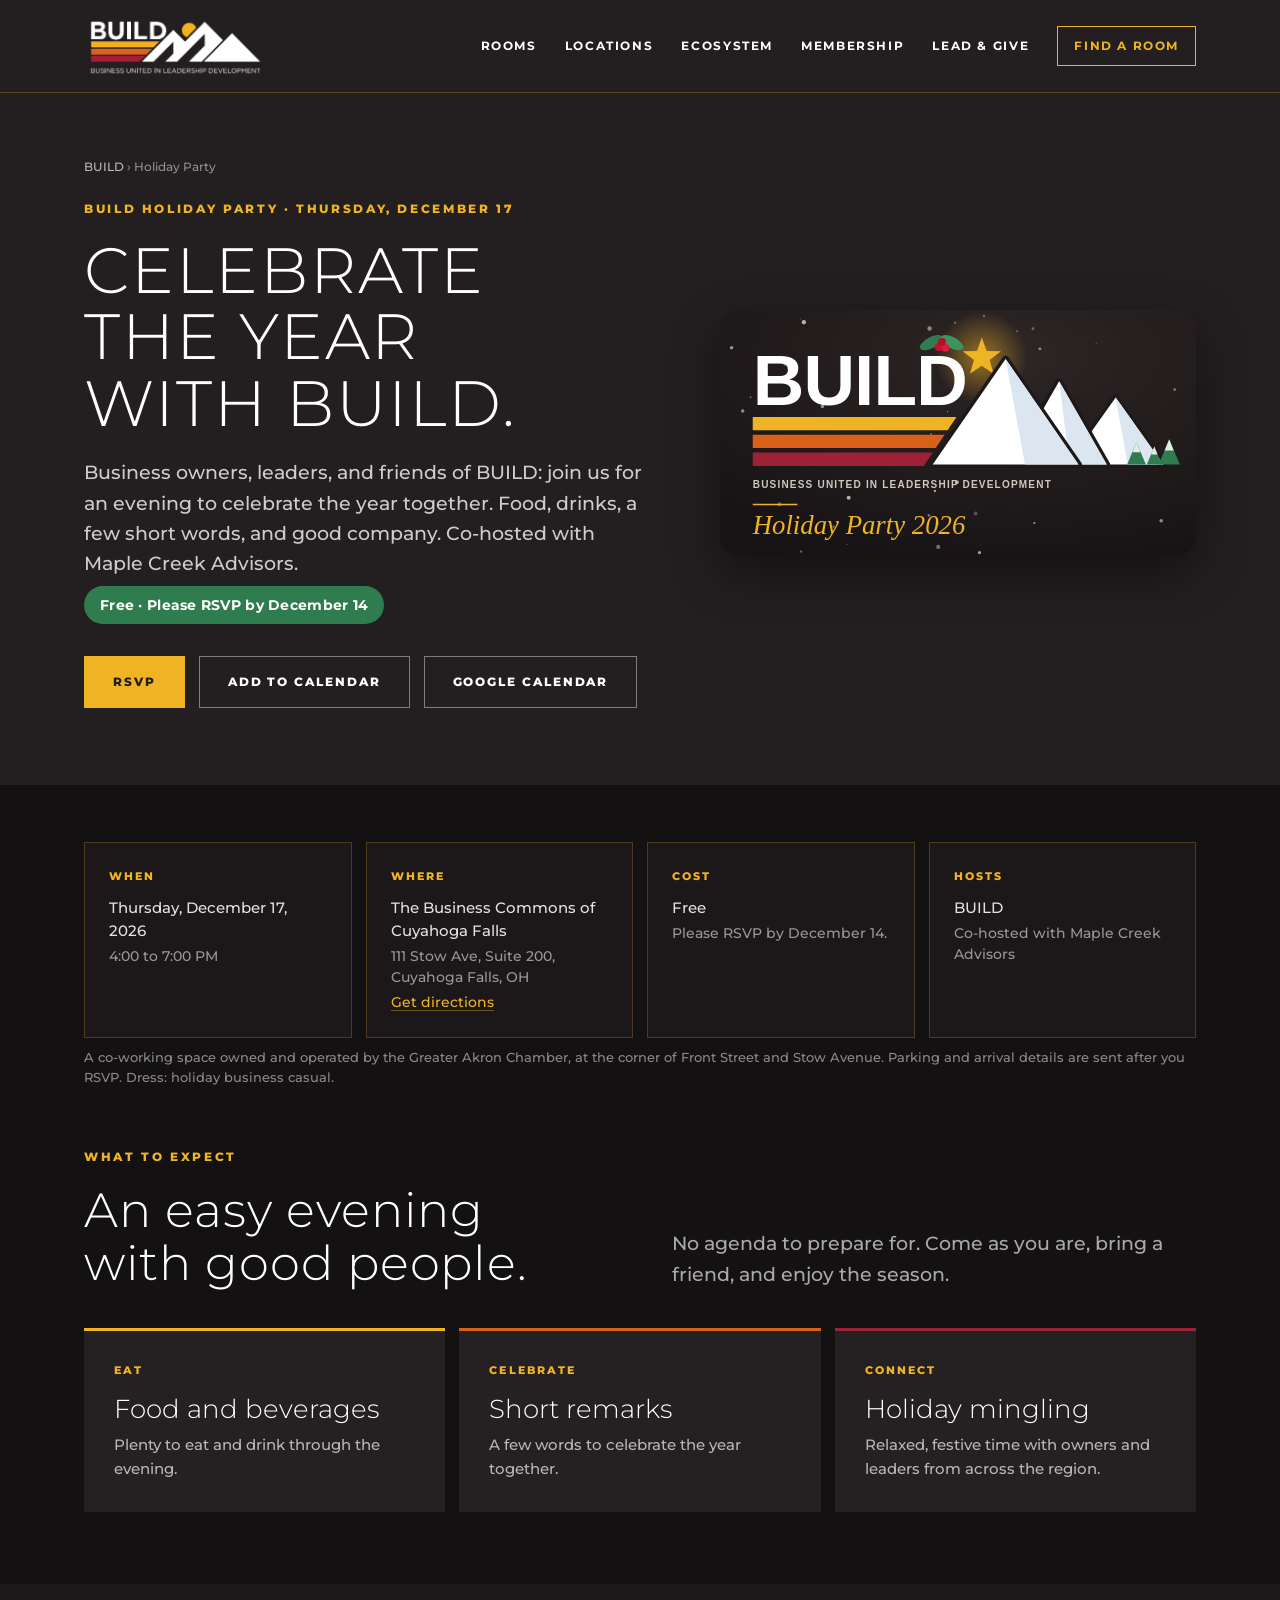
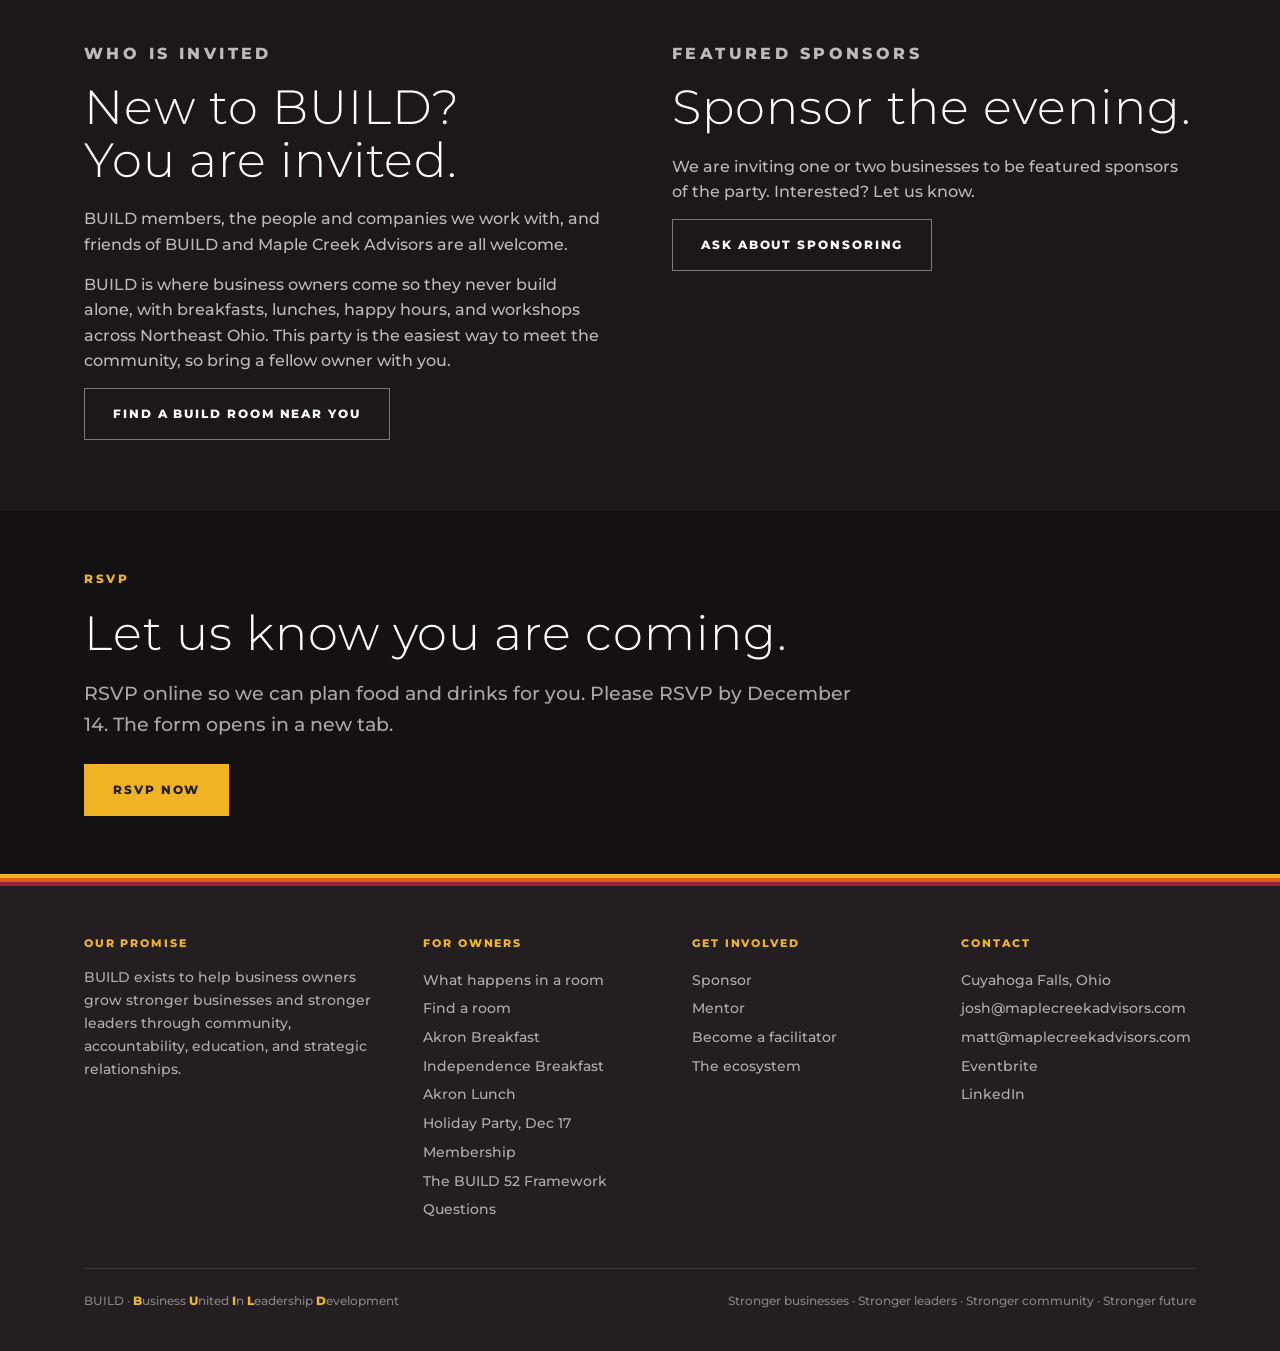
<file: holiday-party/index.html>
<!DOCTYPE html>
<html lang="en">
<head>
<meta charset="utf-8">
<meta name="viewport" content="width=device-width,initial-scale=1">
<title>BUILD Holiday Party, December 17 in Cuyahoga Falls | BUILD</title>
<meta name="description" content="A free holiday party for the BUILD community, co-hosted with Maple Creek Advisors. Thursday, December 17, 4:00 to 7:00 PM, at The Commons in Cuyahoga Falls.">
<link rel="canonical" href="https://buildowners.com/holiday-party/">
<meta property="og:type" content="website">
<meta property="og:title" content="BUILD Holiday Party, December 17 in Cuyahoga Falls | BUILD">
<meta property="og:description" content="A free holiday party for the BUILD community, co-hosted with Maple Creek Advisors. Thursday, December 17, 4:00 to 7:00 PM, at The Commons in Cuyahoga Falls.">
<meta property="og:image" content="https://buildowners.com/assets/og-holiday-party.jpg">
<meta property="og:image:width" content="1200">
<meta property="og:image:height" content="630">
<meta property="og:url" content="https://buildowners.com/holiday-party/">
<meta name="twitter:card" content="summary_large_image">
<meta name="theme-color" content="#231F20">
<link rel="icon" href="/favicon.svg" type="image/svg+xml">
<link rel="apple-touch-icon" href="/apple-touch-icon.png">
<link rel="preload" href="/assets/montserrat.woff2" as="font" type="font/woff2" crossorigin>
<link rel="stylesheet" href="/assets/site.css">
<style>.foot{padding-top:48px}.foot .fcols{border-top:0;padding-top:0}</style>
<script type="application/ld+json">{"@context": "https://schema.org", "@type": "Event", "name": "BUILD Holiday Party", "description": "A free holiday party for the BUILD community, co-hosted with Maple Creek Advisors. Thursday, December 17, 4:00 to 7:00 PM, at The Commons in Cuyahoga Falls.", "startDate": "2026-12-17T16:00:00-05:00", "endDate": "2026-12-17T19:00:00-05:00", "eventStatus": "https://schema.org/EventScheduled", "eventAttendanceMode": "https://schema.org/OfflineEventAttendanceMode", "isAccessibleForFree": true, "location": {"@type": "Place", "name": "The Business Commons of Cuyahoga Falls", "address": {"@type": "PostalAddress", "streetAddress": "111 Stow Ave, Suite 200", "addressLocality": "Cuyahoga Falls", "addressRegion": "OH", "postalCode": "44221", "addressCountry": "US"}}, "image": ["https://buildowners.com/assets/og-holiday-party.jpg"], "organizer": [{"@type": "Organization", "name": "BUILD", "alternateName": "Business United In Leadership Development", "url": "https://buildowners.com/"}, {"@type": "Organization", "name": "Maple Creek Advisors", "url": "https://maplecreekadvisors.com/"}], "offers": {"@type": "Offer", "price": "0", "priceCurrency": "USD", "url": "https://buildowners.regfox.com/holiday-party-2026", "availability": "https://schema.org/InStock", "validThrough": "2026-12-14T23:59:00-05:00"}, "url": "https://buildowners.com/holiday-party/"}</script>
<script type="application/ld+json">{"@context": "https://schema.org", "@type": "BreadcrumbList", "itemListElement": [{"@type": "ListItem", "position": 1, "name": "BUILD", "item": "https://buildowners.com/"}, {"@type": "ListItem", "position": 2, "name": "Holiday Party", "item": "https://buildowners.com/holiday-party/"}]}</script>
</head>
<body>
<a class="skip" href="#main">Skip to content</a>

<nav class="nav" aria-label="Main">
  <div class="wrap">
    <a href="https://buildowners.com/" aria-label="BUILD home">
      <img src="/assets/logo-reverse.png" alt="BUILD | Business United In Leadership Development" width="300" height="92">
    </a>
    <div class="navlinks">
      <a href="/#rooms">Rooms</a>
      <a href="/#locations">Locations</a>
      <a href="/#ecosystem">Ecosystem</a>
      <a href="/#membership">Membership</a>
      <a href="/#lead">Lead &amp; Give</a>
      <a class="navcta" href="/#locations">Find a Room</a>
    </div>
  </div>
</nav>

<header class="roomhero">
  <div class="wrap">
    <div>
      <p class="crumbs"><a href="/">BUILD</a> &rsaquo; Holiday Party</p>
      <p class="eyebrow">BUILD Holiday Party · Thursday, December 17</p>
      <h1>Celebrate the year with BUILD.</h1>
      <p class="lead">Business owners, leaders, and friends of BUILD: join us for an evening to celebrate the year together. Food, drinks, a few short words, and good company. Co-hosted with Maple Creek Advisors.</p>
      <p class="chipnote evbadge">Free · Please RSVP by December 14</p>
      <div class="cta" id="evcta">
        <a class="btn" href="https://buildowners.regfox.com/holiday-party-2026" target="_blank" rel="noopener">RSVP</a>
        <a class="btn ghost" href="/holiday-party/build-holiday-party-2026-12-17.ics">Add to calendar</a>
        <a class="btn ghost" href="https://calendar.google.com/calendar/render?action=TEMPLATE&amp;text=BUILD+Holiday+Party&amp;dates=20261217T160000/20261217T190000&amp;ctz=America/New_York&amp;location=The+Business+Commons+of+Cuyahoga+Falls%2C+111+Stow+Ave%2C+Suite+200%2C+Cuyahoga+Falls%2C+OH+44221&amp;details=Holiday+party+for+the+BUILD+community%2C+co-hosted+with+Maple+Creek+Advisors.+Details%3A+https%3A%2F%2Fbuildowners.com%2Fholiday-party%2F" target="_blank" rel="noopener">Google Calendar</a>
      </div>
      <p class="evpast" id="evpast" hidden>This party has passed. Thank you to everyone who came. <a href="/#locations">Find your next BUILD room.</a></p>
    </div>
    <img class="evlogo" src="/assets/build-holiday.svg" alt="BUILD logo, holiday edition: Holiday Party 2026" width="640" height="330">
  </div>
</header>

<main id="main">

<section class="sec" style="padding-bottom:0">
  <div class="wrap">
    <div class="facts">
      <div class="fact">
        <span class="label">When</span>
        <p>Thursday, December 17, 2026</p>
        <p class="sub">4:00 to 7:00 PM</p>
      </div>
      <div class="fact">
        <span class="label">Where</span>
        <p>The Business Commons of Cuyahoga Falls</p>
        <p class="sub">111 Stow Ave, Suite 200, Cuyahoga Falls, OH</p>
        <p class="sub"><a href="https://www.google.com/maps/search/?api=1&amp;query=The+Business+Commons+of+Cuyahoga+Falls%2C+111+Stow+Ave%2C+Suite+200%2C+Cuyahoga+Falls%2C+OH+44221" style="color:var(--gold)">Get directions</a></p>
      </div>
      <div class="fact">
        <span class="label">Cost</span>
        <p>Free</p>
        <p class="sub">Please RSVP by December 14.</p>
      </div>
      <div class="fact">
        <span class="label">Hosts</span>
        <p>BUILD</p>
        <p class="sub">Co-hosted with Maple Creek Advisors</p>
      </div>
    </div>
    <p class="datenote">A co-working space owned and operated by the Greater Akron Chamber, at the corner of Front Street and Stow Avenue. Parking and arrival details are sent after you RSVP. Dress: holiday business casual.</p>
  </div>
</section>

<section class="sec">
  <div class="wrap">
    <div class="sechead">
      <div>
        <p class="eyebrow">What to expect</p>
        <h2 class="h2">An easy evening with good people.</h2>
      </div>
      <p class="lead">No agenda to prepare for. Come as you are, bring a friend, and enjoy the season.</p>
    </div>
    <div class="moves">
      <div class="move">
        <span class="label">Eat</span>
        <h3>Food and beverages</h3>
        <p>Plenty to eat and drink through the evening.</p>
      </div>
      <div class="move">
        <span class="label">Celebrate</span>
        <h3>Short remarks</h3>
        <p>A few words to celebrate the year together.</p>
      </div>
      <div class="move">
        <span class="label">Connect</span>
        <h3>Holiday mingling</h3>
        <p>Relaxed, festive time with owners and leaders from across the region.</p>
      </div>
    </div>
  </div>
</section>

<section class="sec" style="background:var(--ink-2)">
  <div class="wrap split">
    <div>
      <p class="eyebrow">Who is invited</p>
      <h2 class="h2">New to BUILD? You are invited.</h2>
      <p>BUILD members, the people and companies we work with, and friends of BUILD and Maple Creek Advisors are all welcome.</p>
      <p>BUILD is where business owners come so they never build alone, with breakfasts, lunches, happy hours, and workshops across Northeast Ohio. This party is the easiest way to meet the community, so bring a fellow owner with you.</p>
      <p><a class="btn ghost" href="/#locations">Find a BUILD room near you</a></p>
    </div>
    <div>
      <p class="eyebrow">Featured sponsors</p>
      <h2 class="h2">Sponsor the evening.</h2>
      <p>We are inviting one or two businesses to be featured sponsors of the party. Interested? Let us know.</p>
      <p><a class="btn ghost" href="mailto:josh@maplecreekadvisors.com?cc=matt@maplecreekadvisors.com&amp;subject=Holiday%20Party%20sponsorship">Ask about sponsoring</a></p>
    </div>
  </div>
</section>

<section class="sec">
  <div class="wrap">
    <p class="eyebrow">RSVP</p>
    <h2 class="h2">Let us know you are coming.</h2>
    <p class="lead">RSVP online so we can plan food and drinks for you. Please RSVP by December 14. The form opens in a new tab.</p>
    <div class="cta" style="margin-top:24px;display:flex;gap:14px;flex-wrap:wrap" id="evcta2">
      <a class="btn" href="https://buildowners.regfox.com/holiday-party-2026" target="_blank" rel="noopener">RSVP now</a>
    </div>
  </div>
</section>

</main>

<div class="stripes" aria-hidden="true"></div>
<footer class="foot">
  <div class="wrap">
    <div class="fcols">
      <div class="fcol">
        <h4>Our promise</h4>
        <p class="promise">BUILD exists to help business owners grow stronger businesses and stronger leaders through community, accountability, education, and strategic relationships.</p>
      </div>
      <div class="fcol">
        <h4>For owners</h4>
        <a href="/#rooms">What happens in a room</a>
        <a href="/#locations">Find a room</a>
        <a href="/akron-breakfast/">Akron Breakfast</a>
        <a href="/independence-breakfast/">Independence Breakfast</a>
        <a href="/akron-lunch/">Akron Lunch</a>
        <a href="/holiday-party/" data-until="2026-12-17">Holiday Party, Dec 17</a>
        <a href="/#membership">Membership</a>
        <a href="/#framework">The BUILD 52 Framework</a>
        <a href="/#faq">Questions</a>
      </div>
      <div class="fcol">
        <h4>Get involved</h4>
        <a href="/#lead">Sponsor</a>
        <a href="/#lead">Mentor</a>
        <a href="/#lead">Become a facilitator</a>
        <a href="/#ecosystem">The ecosystem</a>
      </div>
      <div class="fcol">
        <h4>Contact</h4>
        <p>Cuyahoga Falls, Ohio</p>
        <a href="mailto:josh@maplecreekadvisors.com">josh@maplecreekadvisors.com</a>
        <a href="mailto:matt@maplecreekadvisors.com">matt@maplecreekadvisors.com</a>
        <a href="https://www.eventbrite.com/o/120744060089">Eventbrite</a>
        <a href="https://www.linkedin.com/in/joshmuller">LinkedIn</a>
      </div>
    </div>
    <div class="footbar">
      <span class="acrofoot">BUILD · <b>B</b>usiness <b>U</b>nited <b>I</b>n <b>L</b>eadership <b>D</b>evelopment</span>
      <span>Stronger businesses · Stronger leaders · Stronger community · Stronger future</span>
    </div>
  </div>
</footer>

<script>
(function(){
  var d = new Date(), today = d.getFullYear() + '-' + String(d.getMonth()+1).padStart(2,'0') + '-' + String(d.getDate()).padStart(2,'0');
  if (today > '2026-12-17') {
    ['evcta','evcta2'].forEach(function(id){ var el = document.getElementById(id); if (el) el.remove(); });
    var b = document.querySelector('.evbadge'); if (b) b.remove();
    var p = document.getElementById('evpast'); if (p) p.hidden = false;
  }
})();
</script>
</body>
</html>
</file>
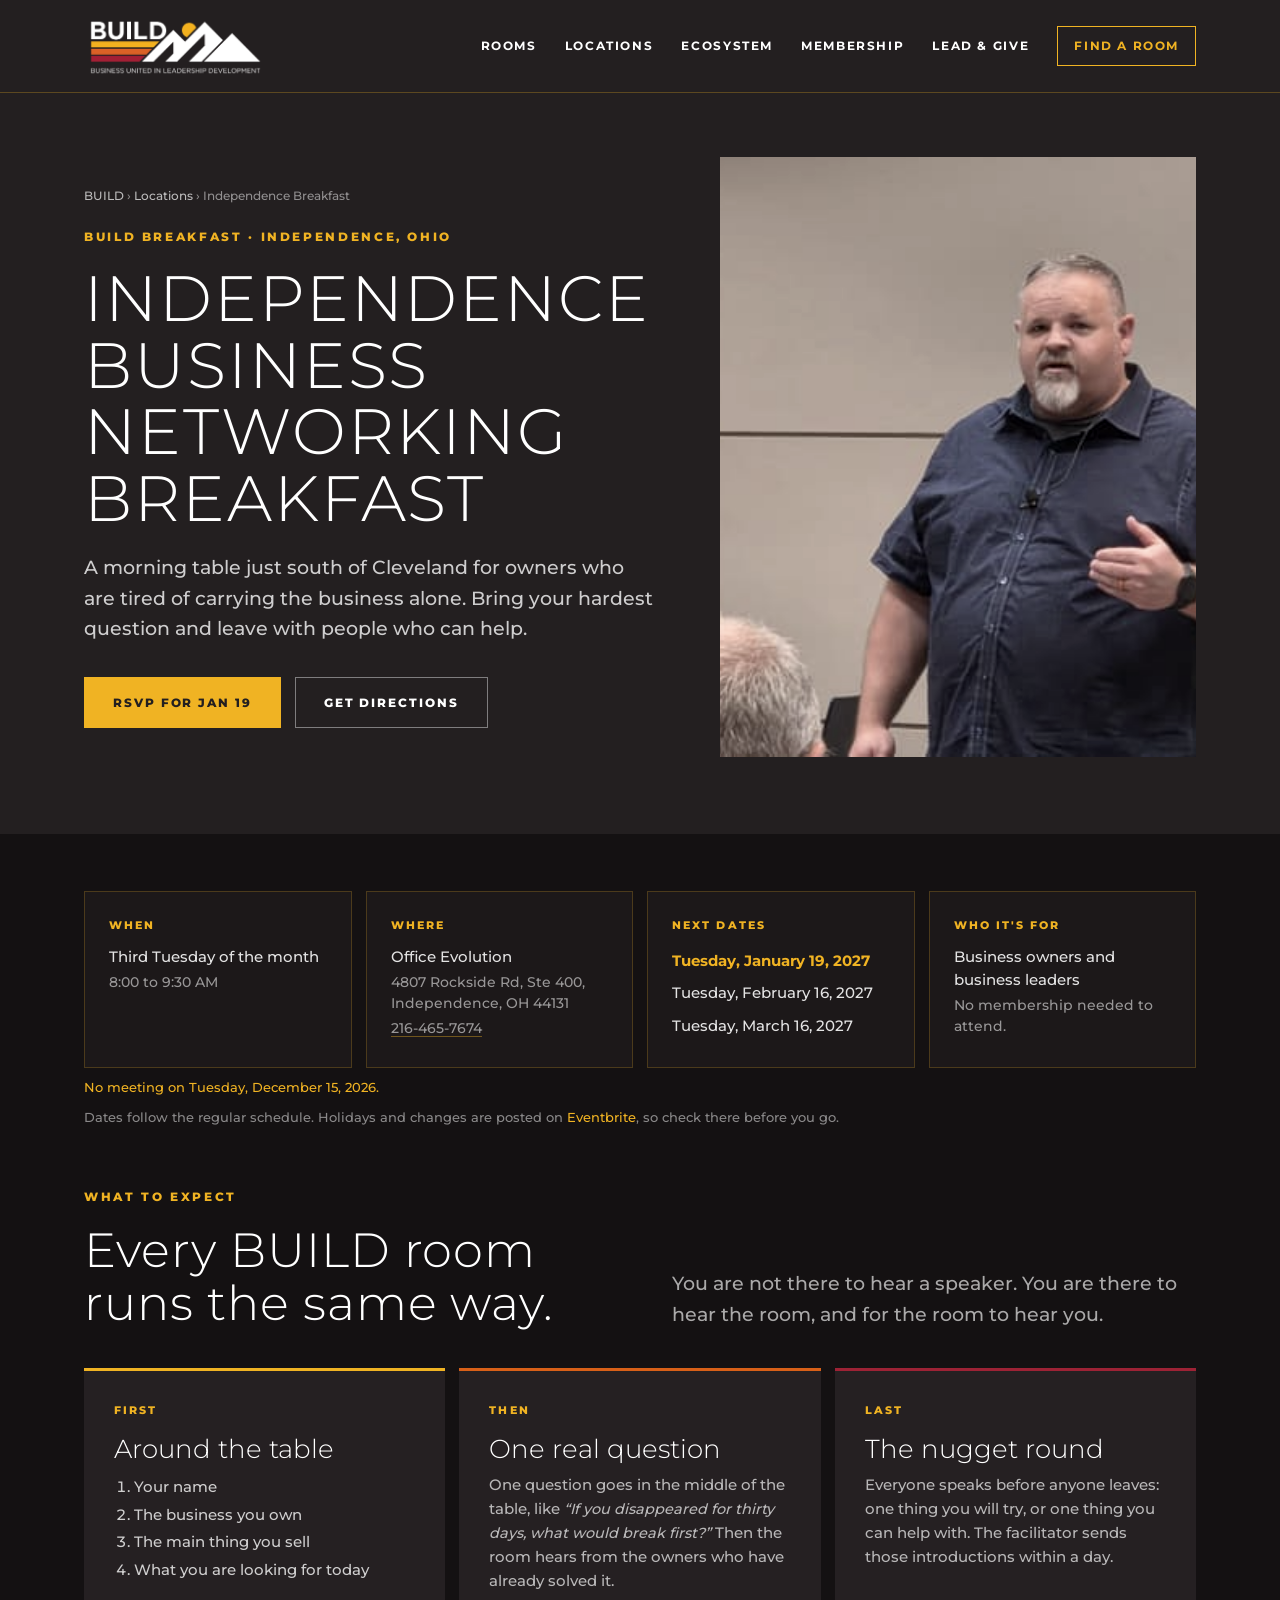
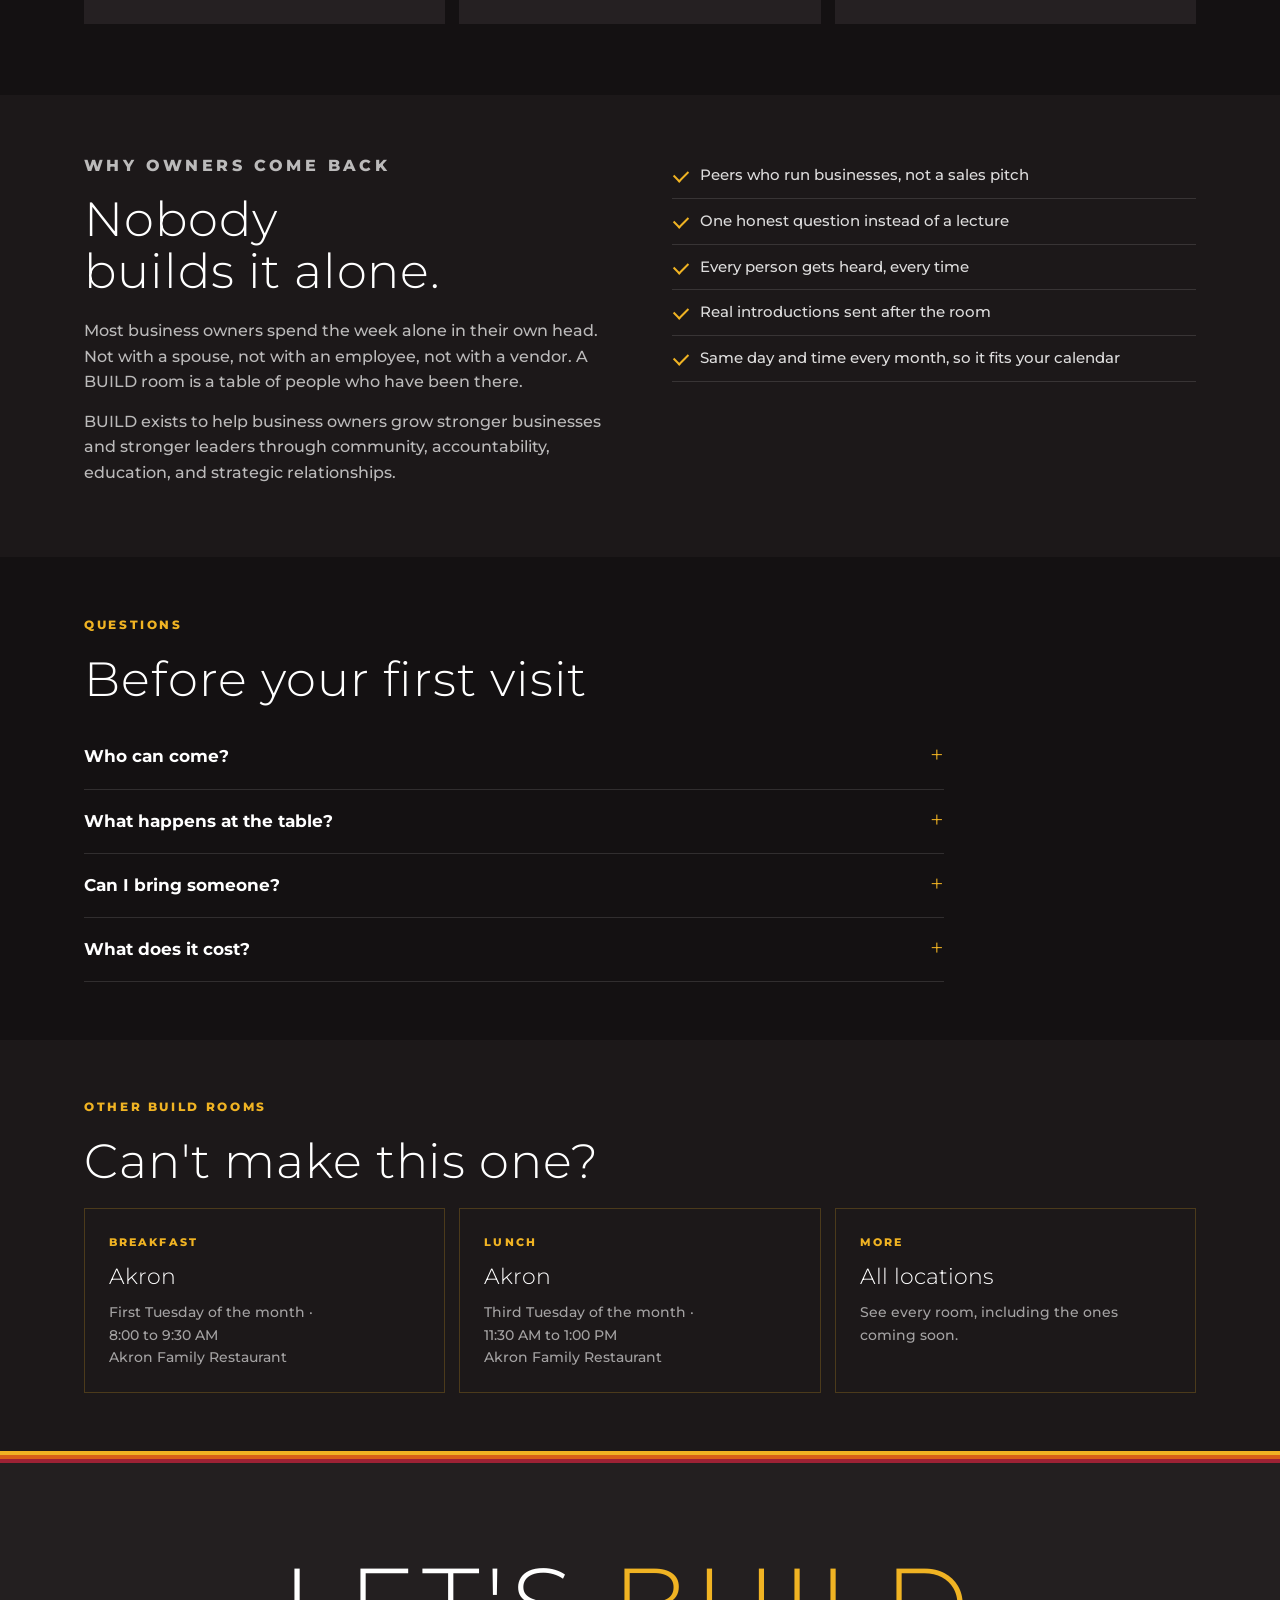
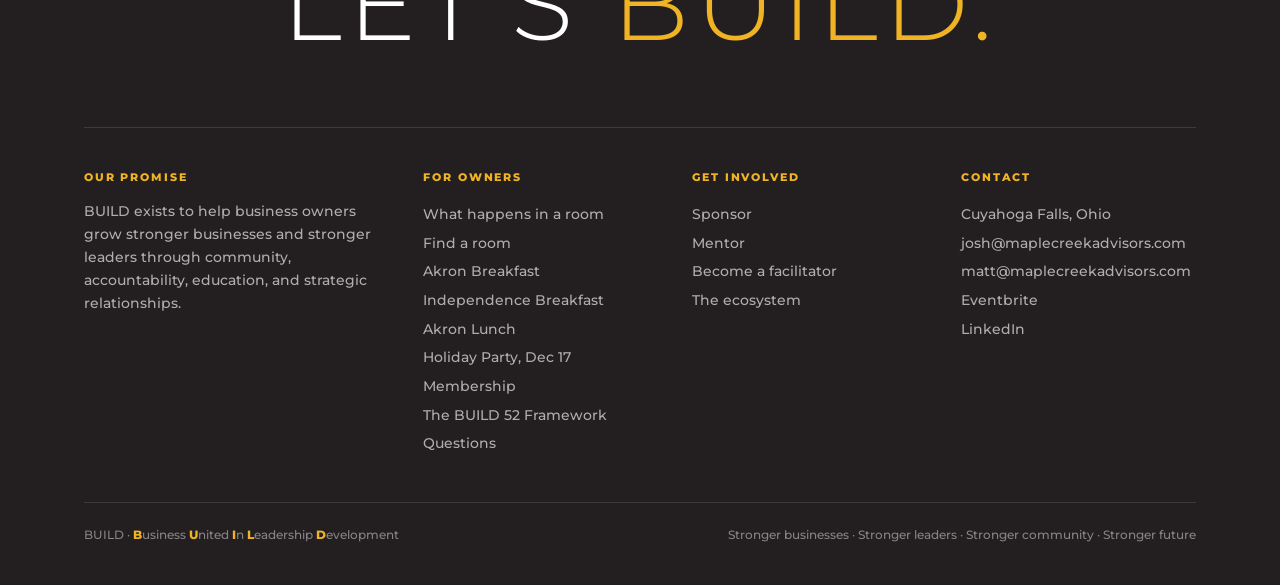
<file: independence-breakfast/index.html>
<!DOCTYPE html>
<html lang="en">
<head>
<meta charset="utf-8">
<meta name="viewport" content="width=device-width,initial-scale=1">
<title>Independence Business Networking Breakfast | BUILD</title>
<meta name="description" content="A monthly breakfast for business owners and leaders in Independence and the south Cleveland suburbs. Third Tuesday, 8:00 to 9:30 AM, at Office Evolution.">
<link rel="canonical" href="https://buildowners.com/independence-breakfast/">
<meta property="og:type" content="website">
<meta property="og:title" content="Independence Business Networking Breakfast | BUILD">
<meta property="og:description" content="A monthly breakfast for business owners and leaders in Independence and the south Cleveland suburbs. Third Tuesday, 8:00 to 9:30 AM, at Office Evolution.">
<meta property="og:image" content="https://buildowners.com/assets/workshop.jpg">
<meta property="og:url" content="https://buildowners.com/independence-breakfast/">
<meta name="theme-color" content="#231F20">
<link rel="icon" href="/favicon.svg" type="image/svg+xml">
<link rel="apple-touch-icon" href="/apple-touch-icon.png">
<link rel="preload" href="/assets/montserrat.woff2" as="font" type="font/woff2" crossorigin>
<link rel="stylesheet" href="/assets/site.css">
<script type="application/ld+json">{"@context": "https://schema.org", "@type": "Event", "name": "BUILD Breakfast Independence", "description": "A monthly breakfast for business owners and leaders in Independence and the south Cleveland suburbs. Third Tuesday, 8:00 to 9:30 AM, at Office Evolution.", "startDate": "2027-01-19T08:00:00-05:00", "endDate": "2027-01-19T09:30:00-05:00", "eventStatus": "https://schema.org/EventScheduled", "eventAttendanceMode": "https://schema.org/OfflineEventAttendanceMode", "location": {"@type": "Place", "name": "Office Evolution", "address": {"@type": "PostalAddress", "streetAddress": "4807 Rockside Rd, Ste 400", "addressLocality": "Independence", "addressRegion": "OH", "postalCode": "44131", "addressCountry": "US"}}, "image": ["https://buildowners.com/assets/workshop.jpg"], "organizer": {"@type": "Organization", "name": "BUILD", "alternateName": "Business United In Leadership Development", "url": "https://buildowners.com/"}, "url": "https://buildowners.com/independence-breakfast/"}</script>
<script type="application/ld+json">{"@context": "https://schema.org", "@type": "Event", "name": "BUILD Breakfast Independence", "description": "A monthly breakfast for business owners and leaders in Independence and the south Cleveland suburbs. Third Tuesday, 8:00 to 9:30 AM, at Office Evolution.", "startDate": "2027-02-16T08:00:00-05:00", "endDate": "2027-02-16T09:30:00-05:00", "eventStatus": "https://schema.org/EventScheduled", "eventAttendanceMode": "https://schema.org/OfflineEventAttendanceMode", "location": {"@type": "Place", "name": "Office Evolution", "address": {"@type": "PostalAddress", "streetAddress": "4807 Rockside Rd, Ste 400", "addressLocality": "Independence", "addressRegion": "OH", "postalCode": "44131", "addressCountry": "US"}}, "image": ["https://buildowners.com/assets/workshop.jpg"], "organizer": {"@type": "Organization", "name": "BUILD", "alternateName": "Business United In Leadership Development", "url": "https://buildowners.com/"}, "url": "https://buildowners.com/independence-breakfast/"}</script>
<script type="application/ld+json">{"@context": "https://schema.org", "@type": "Event", "name": "BUILD Breakfast Independence", "description": "A monthly breakfast for business owners and leaders in Independence and the south Cleveland suburbs. Third Tuesday, 8:00 to 9:30 AM, at Office Evolution.", "startDate": "2027-03-16T08:00:00-04:00", "endDate": "2027-03-16T09:30:00-04:00", "eventStatus": "https://schema.org/EventScheduled", "eventAttendanceMode": "https://schema.org/OfflineEventAttendanceMode", "location": {"@type": "Place", "name": "Office Evolution", "address": {"@type": "PostalAddress", "streetAddress": "4807 Rockside Rd, Ste 400", "addressLocality": "Independence", "addressRegion": "OH", "postalCode": "44131", "addressCountry": "US"}}, "image": ["https://buildowners.com/assets/workshop.jpg"], "organizer": {"@type": "Organization", "name": "BUILD", "alternateName": "Business United In Leadership Development", "url": "https://buildowners.com/"}, "url": "https://buildowners.com/independence-breakfast/"}</script>
<script type="application/ld+json">{"@context": "https://schema.org", "@type": "Event", "name": "BUILD Breakfast Independence", "description": "A monthly breakfast for business owners and leaders in Independence and the south Cleveland suburbs. Third Tuesday, 8:00 to 9:30 AM, at Office Evolution.", "startDate": "2027-04-20T08:00:00-04:00", "endDate": "2027-04-20T09:30:00-04:00", "eventStatus": "https://schema.org/EventScheduled", "eventAttendanceMode": "https://schema.org/OfflineEventAttendanceMode", "location": {"@type": "Place", "name": "Office Evolution", "address": {"@type": "PostalAddress", "streetAddress": "4807 Rockside Rd, Ste 400", "addressLocality": "Independence", "addressRegion": "OH", "postalCode": "44131", "addressCountry": "US"}}, "image": ["https://buildowners.com/assets/workshop.jpg"], "organizer": {"@type": "Organization", "name": "BUILD", "alternateName": "Business United In Leadership Development", "url": "https://buildowners.com/"}, "url": "https://buildowners.com/independence-breakfast/"}</script>
<script type="application/ld+json">{"@context": "https://schema.org", "@type": "Event", "name": "BUILD Breakfast Independence", "description": "A monthly breakfast for business owners and leaders in Independence and the south Cleveland suburbs. Third Tuesday, 8:00 to 9:30 AM, at Office Evolution.", "startDate": "2027-05-18T08:00:00-04:00", "endDate": "2027-05-18T09:30:00-04:00", "eventStatus": "https://schema.org/EventScheduled", "eventAttendanceMode": "https://schema.org/OfflineEventAttendanceMode", "location": {"@type": "Place", "name": "Office Evolution", "address": {"@type": "PostalAddress", "streetAddress": "4807 Rockside Rd, Ste 400", "addressLocality": "Independence", "addressRegion": "OH", "postalCode": "44131", "addressCountry": "US"}}, "image": ["https://buildowners.com/assets/workshop.jpg"], "organizer": {"@type": "Organization", "name": "BUILD", "alternateName": "Business United In Leadership Development", "url": "https://buildowners.com/"}, "url": "https://buildowners.com/independence-breakfast/"}</script>
<script type="application/ld+json">{"@context": "https://schema.org", "@type": "Event", "name": "BUILD Breakfast Independence", "description": "A monthly breakfast for business owners and leaders in Independence and the south Cleveland suburbs. Third Tuesday, 8:00 to 9:30 AM, at Office Evolution.", "startDate": "2027-06-15T08:00:00-04:00", "endDate": "2027-06-15T09:30:00-04:00", "eventStatus": "https://schema.org/EventScheduled", "eventAttendanceMode": "https://schema.org/OfflineEventAttendanceMode", "location": {"@type": "Place", "name": "Office Evolution", "address": {"@type": "PostalAddress", "streetAddress": "4807 Rockside Rd, Ste 400", "addressLocality": "Independence", "addressRegion": "OH", "postalCode": "44131", "addressCountry": "US"}}, "image": ["https://buildowners.com/assets/workshop.jpg"], "organizer": {"@type": "Organization", "name": "BUILD", "alternateName": "Business United In Leadership Development", "url": "https://buildowners.com/"}, "url": "https://buildowners.com/independence-breakfast/"}</script>
<script type="application/ld+json">{"@context": "https://schema.org", "@type": "BreadcrumbList", "itemListElement": [{"@type": "ListItem", "position": 1, "name": "BUILD", "item": "https://buildowners.com/"}, {"@type": "ListItem", "position": 2, "name": "Locations", "item": "https://buildowners.com/#locations"}, {"@type": "ListItem", "position": 3, "name": "Independence Business Networking Breakfast", "item": "https://buildowners.com/independence-breakfast/"}]}</script>
<script type="application/ld+json">{"@context": "https://schema.org", "@type": "FAQPage", "mainEntity": [{"@type": "Question", "name": "Who can come?", "acceptedAnswer": {"@type": "Answer", "text": "Business owners and business leaders. You do not need to be a member, and you do not need to be invited. RSVP on Eventbrite so the room knows to expect you."}}, {"@type": "Question", "name": "What happens at the table?", "acceptedAnswer": {"@type": "Answer", "text": "Everyone introduces themselves with four quick answers: name, business, what you sell, and what you are looking for today. Then one real question goes in the middle of the table and the owners work it out together. It ends with a nugget round where everyone shares one takeaway or one offer to help."}}, {"@type": "Question", "name": "Can I bring someone?", "acceptedAnswer": {"@type": "Answer", "text": "Yes, please do. Every room asks members to bring another owner next time. The room works better when it grows."}}, {"@type": "Question", "name": "What does it cost?", "acceptedAnswer": {"@type": "Answer", "text": "Each room is listed on Eventbrite, and the current ticket details are shown there."}}]}</script>
</head>
<body>
<a class="skip" href="#main">Skip to content</a>

<nav class="nav" aria-label="Main">
  <div class="wrap">
    <a href="https://buildowners.com/" aria-label="BUILD home">
      <img src="/assets/logo-reverse.png" alt="BUILD | Business United In Leadership Development" width="300" height="92">
    </a>
    <div class="navlinks">
      <a href="/#rooms">Rooms</a>
      <a href="/#locations">Locations</a>
      <a href="/#ecosystem">Ecosystem</a>
      <a href="/#membership">Membership</a>
      <a href="/#lead">Lead &amp; Give</a>
      <a class="navcta" href="/#locations">Find a Room</a>
    </div>
  </div>
</nav>

<header class="roomhero">
  <div class="wrap">
    <div>
      <p class="crumbs"><a href="/">BUILD</a> &rsaquo; <a href="/#locations">Locations</a> &rsaquo; Independence Breakfast</p>
      <p class="eyebrow">BUILD Breakfast · Independence, Ohio</p>
      <h1>Independence Business Networking Breakfast</h1>
      <p class="lead">A morning table just south of Cleveland for owners who are tired of carrying the business alone. Bring your hardest question and leave with people who can help.</p>
      <div class="cta">
        <span class="rsvps"><a class="btn" href="https://buildowners.regfox.com/build-breakfast-independence" data-until="2027-01-19">RSVP for Jan 19</a></span>
        <a class="btn ghost" href="https://www.google.com/maps/search/?api=1&query=Office+Evolution%2C+4807+Rockside+Rd%2C+Ste+400%2C+Independence%2C+OH+44131">Get directions</a>
      </div>
    </div>
    <img class="rphoto" src="/assets/workshop.jpg" alt="Business owners at a BUILD room" width="800" height="600">
  </div>
</header>

<main id="main">

<section class="sec" style="padding-bottom:0">
  <div class="wrap">
    <div class="facts">
      <div class="fact">
        <span class="label">When</span>
        <p>Third Tuesday of the month</p>
        <p class="sub">8:00 to 9:30 AM</p>
      </div>
      <div class="fact">
        <span class="label">Where</span>
        <p>Office Evolution</p>
        <p class="sub">4807 Rockside Rd, Ste 400, Independence, OH 44131</p>
        <p class="sub"><a href="tel:+12164657674">216-465-7674</a></p>
      </div>
      <div class="fact">
        <span class="label">Next dates</span>
        <ul class="nextdates" id="nextDates" data-nth="3" data-weekday="1" data-skip="2026-12-15"><li>Tuesday, January 19, 2027</li><li>Tuesday, February 16, 2027</li><li>Tuesday, March 16, 2027</li></ul>
      </div>
      <div class="fact">
        <span class="label">Who it's for</span>
        <p>Business owners and business leaders</p>
        <p class="sub">No membership needed to attend.</p>
      </div>
    </div>
    <p class="datenote" style="color:var(--gold)">No meeting on Tuesday, December 15, 2026.</p>
    <p class="datenote">Dates follow the regular schedule. Holidays and changes are posted on <a href="https://www.eventbrite.com/o/120744060089" style="color:var(--gold)">Eventbrite</a>, so check there before you go.</p>
  </div>
</section>

<section class="sec">
  <div class="wrap">
    <div class="sechead">
      <div>
        <p class="eyebrow">What to expect</p>
        <h2 class="h2">Every BUILD room runs the same way.</h2>
      </div>
      <p class="lead">You are not there to hear a speaker. You are there to hear the room, and for the room to hear you.</p>
    </div>
    <div class="moves">
      <div class="move">
        <span class="label">First</span>
        <h3>Around the table</h3>
        <ol>
          <li>Your name</li>
          <li>The business you own</li>
          <li>The main thing you sell</li>
          <li>What you are looking for today</li>
        </ol>
      </div>
      <div class="move">
        <span class="label">Then</span>
        <h3>One real question</h3>
        <p>One question goes in the middle of the table, like <em>&ldquo;If you disappeared for thirty days, what would break first?&rdquo;</em> Then the room hears from the owners who have already solved it.</p>
      </div>
      <div class="move">
        <span class="label">Last</span>
        <h3>The nugget round</h3>
        <p>Everyone speaks before anyone leaves: one thing you will try, or one thing you can help with. The facilitator sends those introductions within a day.</p>
      </div>
    </div>
  </div>
</section>

<section class="sec" style="background:var(--ink-2)">
  <div class="wrap split">
    <div>
      <p class="eyebrow">Why owners come back</p>
      <h2 class="h2">Nobody builds it alone.</h2>
      <p>Most business owners spend the week alone in their own head. Not with a spouse, not with an employee, not with a vendor. A BUILD room is a table of people who have been there.</p>
      <p>BUILD exists to help business owners grow stronger businesses and stronger leaders through community, accountability, education, and strategic relationships.</p>
    </div>
    <ul class="ticks">
      <li>Peers who run businesses, not a sales pitch</li>
      <li>One honest question instead of a lecture</li>
      <li>Every person gets heard, every time</li>
      <li>Real introductions sent after the room</li>
      <li>Same day and time every month, so it fits your calendar</li>
    </ul>
  </div>
</section>

<section class="sec">
  <div class="wrap">
    <p class="eyebrow">Questions</p>
    <h2 class="h2">Before your first visit</h2>
    <div class="faq">
      <details><summary>Who can come?</summary><p>Business owners and business leaders. You do not need to be a member, and you do not need to be invited. RSVP on Eventbrite so the room knows to expect you.</p></details>
      <details><summary>What happens at the table?</summary><p>Everyone introduces themselves with four quick answers: name, business, what you sell, and what you are looking for today. Then one real question goes in the middle of the table and the owners work it out together. It ends with a nugget round where everyone shares one takeaway or one offer to help.</p></details>
      <details><summary>Can I bring someone?</summary><p>Yes, please do. Every room asks members to bring another owner next time. The room works better when it grows.</p></details>
      <details><summary>What does it cost?</summary><p>Each room is listed on <a href="https://www.eventbrite.com/o/120744060089">Eventbrite</a>, and the current ticket details are shown there.</p></details>
    </div>
  </div>
</section>

<section class="sec" style="background:var(--ink-2)">
  <div class="wrap">
    <p class="eyebrow">Other BUILD rooms</p>
    <h2 class="h2">Can't make this one?</h2>
    <div class="morerooms">
      <a href="/akron-breakfast/">
        <span class="label">Breakfast</span>
        <h3>Akron</h3>
        <p>First Tuesday of the month · <span class="nowrap">8:00 to 9:30 AM</span><br>Akron Family Restaurant</p>
      </a>
      <a href="/akron-lunch/">
        <span class="label">Lunch</span>
        <h3>Akron</h3>
        <p>Third Tuesday of the month · <span class="nowrap">11:30 AM to 1:00 PM</span><br>Akron Family Restaurant</p>
      </a>
      <a href="/#locations">
        <span class="label">More</span>
        <h3>All locations</h3>
        <p>See every room, including the ones coming soon.</p>
      </a>
    </div>
  </div>
</section>

</main>

<div class="stripes" aria-hidden="true"></div>
<footer class="foot">
  <div class="wrap">
    <p class="big">Let's <em>BUILD.</em></p>
    <div class="fcols">
      <div class="fcol">
        <h4>Our promise</h4>
        <p class="promise">BUILD exists to help business owners grow stronger businesses and stronger leaders through community, accountability, education, and strategic relationships.</p>
      </div>
      <div class="fcol">
        <h4>For owners</h4>
        <a href="/#rooms">What happens in a room</a>
        <a href="/#locations">Find a room</a>
        <a href="/akron-breakfast/">Akron Breakfast</a>
        <a href="/independence-breakfast/">Independence Breakfast</a>
        <a href="/akron-lunch/">Akron Lunch</a>
        <a href="/holiday-party/" data-until="2026-12-17">Holiday Party, Dec 17</a>
        <a href="/#membership">Membership</a>
        <a href="/#framework">The BUILD 52 Framework</a>
        <a href="/#faq">Questions</a>
      </div>
      <div class="fcol">
        <h4>Get involved</h4>
        <a href="/#lead">Sponsor</a>
        <a href="/#lead">Mentor</a>
        <a href="/#lead">Become a facilitator</a>
        <a href="/#ecosystem">The ecosystem</a>
      </div>
      <div class="fcol">
        <h4>Contact</h4>
        <p>Cuyahoga Falls, Ohio</p>
        <a href="mailto:josh@maplecreekadvisors.com">josh@maplecreekadvisors.com</a>
        <a href="mailto:matt@maplecreekadvisors.com">matt@maplecreekadvisors.com</a>
        <a href="https://www.eventbrite.com/o/120744060089">Eventbrite</a>
        <a href="https://www.linkedin.com/in/joshmuller">LinkedIn</a>
      </div>
    </div>
    <div class="footbar">
      <span class="acrofoot">BUILD · <b>B</b>usiness <b>U</b>nited <b>I</b>n <b>L</b>eadership <b>D</b>evelopment</span>
      <span>Stronger businesses · Stronger leaders · Stronger community · Stronger future</span>
    </div>
  </div>
</footer>

<script>
(function(){
  var d = new Date(), today = d.getFullYear() + '-' + String(d.getMonth()+1).padStart(2,'0') + '-' + String(d.getDate()).padStart(2,'0');
  document.querySelectorAll('[data-until]').forEach(function(a){ if(a.getAttribute('data-until') < today) a.remove(); });
  document.querySelectorAll('.rsvps').forEach(function(box){ if(!box.querySelector('a')) box.innerHTML = '<a class="btn" href="https://www.eventbrite.com/o/120744060089">RSVP on Eventbrite</a>'; });
})();
(function(){
  var ul = document.getElementById('nextDates');
  if(!ul) return;
  var nth = +ul.getAttribute('data-nth'), wd = +ul.getAttribute('data-weekday');
  var skip = (ul.getAttribute('data-skip') || '').split(' ');
  var iso = function(d){ return d.getFullYear() + '-' + String(d.getMonth()+1).padStart(2,'0') + '-' + String(d.getDate()).padStart(2,'0'); };
  var jsDay = (wd + 1) % 7;
  var now = new Date(); now.setHours(0,0,0,0);
  var out = [], y = now.getFullYear(), m = now.getMonth();
  while(out.length < 3){
    var d = new Date(y, m, 1), count = 0;
    while(d.getMonth() === m){
      if(d.getDay() === jsDay && ++count === nth) break;
      d.setDate(d.getDate() + 1);
    }
    if(d >= now && skip.indexOf(iso(d)) < 0) out.push(d);
    if(++m > 11){ m = 0; y++; }
  }
  ul.innerHTML = out.map(function(d){
    return '<li>' + d.toLocaleDateString('en-US', {weekday:'long', month:'long', day:'numeric', year:'numeric'}) + '</li>';
  }).join('');
})();
</script>
</body>
</html>
</file>
<file: assets/site.css>
@font-face{font-family:'Montserrat';font-style:normal;font-weight:300 800;font-display:swap;src:url(montserrat.woff2) format('woff2-variations'),url(montserrat.woff2) format('woff2');}

:root{
  --gold:#F0B323;
  --amber:#E58A1F;
  --orange:#D86018;
  --red:#9D2235;
  --wine:#6E1A2A;
  --black:#231F20;
  --ink:#141112;
  --ink-2:#1C1819;
  --ink-3:#252022;
  --cream:#FAF4E8;
  --paper:#ffffff;
  --line:rgba(240,179,35,.22);
  --hair:rgba(255,255,255,.12);
  --muted:rgba(255,255,255,.64);
  --muted-dark:rgba(35,31,32,.68);
  --wrap:1240px;
  --pad:clamp(16px,5vw,64px);
  --sec:clamp(36px,4.5vw,60px);
}

*{box-sizing:border-box}
html{-webkit-text-size-adjust:100%;scroll-behavior:smooth}
@media (prefers-reduced-motion:reduce){html{scroll-behavior:auto}}
body{
  margin:0;background:var(--ink);color:#fff;
  font-family:'Montserrat',"Segoe UI",system-ui,-apple-system,sans-serif;
  font-weight:500;font-size:16px;line-height:1.65;overflow-x:hidden;
}
img{max-width:100%;display:block}
a{color:inherit;text-decoration:none}
:focus-visible{outline:2px solid var(--gold);outline-offset:3px}
.light :focus-visible{outline-color:var(--red)}
.wrap{max-width:var(--wrap);margin:0 auto;padding-left:var(--pad);padding-right:var(--pad)}
.sec{padding-top:var(--sec);padding-bottom:var(--sec)}
.skip{position:absolute;left:-999px;top:0;background:var(--gold);color:var(--black);padding:10px 16px;font-weight:800;z-index:100}
.skip:focus{left:12px;top:12px}

/* ---------- type ---------- */
.eyebrow{font-weight:800;font-size:12px;letter-spacing:.22em;text-transform:uppercase;color:var(--gold);margin:0 0 18px}
.display{font-weight:300;font-size:clamp(38px,6.6vw,86px);line-height:1.02;letter-spacing:.05em;text-transform:uppercase;margin:0;text-wrap:balance}
.h2{font-weight:300;font-size:clamp(28px,3.8vw,48px);line-height:1.1;letter-spacing:.02em;margin:0 0 20px;text-wrap:balance}
.lead{font-size:clamp(16px,1.5vw,19px);line-height:1.6;color:var(--muted);max-width:60ch;margin:0}
.light .lead{color:var(--muted-dark)}
.label{font-weight:800;font-size:11px;letter-spacing:.19em;text-transform:uppercase}
.sechead{display:grid;grid-template-columns:1fr 1fr;gap:clamp(24px,5vw,72px);align-items:end;margin-bottom:clamp(24px,3vw,40px)}
.sechead .h2{margin:0}
.step-tag{display:inline-flex;align-items:center;gap:10px}
.step-tag i{font-style:normal;display:inline-flex;align-items:center;justify-content:center;width:24px;height:24px;border-radius:50%;background:var(--gold);color:var(--black);font-size:11px;letter-spacing:0}

/* ---------- buttons ---------- */
.btn{display:inline-block;padding:15px 28px;font-weight:800;font-size:12px;letter-spacing:.16em;text-transform:uppercase;background:var(--gold);color:var(--black);border:1px solid var(--gold);transition:background .2s,color .2s,border-color .2s;cursor:pointer;font-family:inherit;text-align:center}
.btn:hover{background:transparent;color:var(--gold)}
.btn.ghost{background:transparent;color:#fff;border-color:rgba(255,255,255,.42)}
.btn.ghost:hover{background:#fff;color:var(--black);border-color:#fff}
.btn.dark{background:var(--black);color:#fff;border-color:var(--black)}
.btn.dark:hover{background:transparent;color:var(--black)}
.btn.soon{background:transparent;color:rgba(255,255,255,.45);border-color:rgba(255,255,255,.25);cursor:default}
.btn.soon:hover{color:rgba(255,255,255,.45)}

/* ---------- nav ---------- */
.nav{background:var(--black);position:sticky;top:0;z-index:60;border-bottom:1px solid rgba(240,179,35,.28)}
.nav .wrap{display:flex;align-items:center;justify-content:space-between;gap:24px;padding-top:10px;padding-bottom:10px}
/* The reverse logo PNG ships with a thin white keyline; trim it so the
   logo sits black-on-black. */
.nav img{height:72px;width:auto;clip-path:inset(6% 0 0 1.6%)}
.navlinks{display:flex;align-items:center;gap:clamp(14px,2.2vw,30px);flex-wrap:wrap}
.navlinks a{color:#fff;font-weight:700;font-size:11.5px;letter-spacing:.14em;text-transform:uppercase;white-space:nowrap}
.navlinks a:hover{color:var(--gold)}
.navlinks a.navcta{border:1px solid var(--gold);color:var(--gold);padding:10px 16px}
.navlinks a.navcta:hover{background:var(--gold);color:var(--black)}
section[id]{scroll-margin-top:100px}

/* ---------- hero ---------- */
.hero{position:relative;background:var(--black);overflow:hidden;isolation:isolate}
.hero svg.terrain{position:absolute;inset:0;width:100%;height:100%;z-index:0}
.hero .wrap{position:relative;z-index:2;padding-top:clamp(48px,7vw,104px);padding-bottom:clamp(56px,8vw,120px)}
.hero .display{max-width:15ch}
.hero .lead{margin-top:28px;max-width:46ch;color:rgba(255,255,255,.78)}
.hero .cta{margin-top:40px;display:flex;gap:14px;flex-wrap:wrap}

/* ---------- pillars ---------- */
.pillars{background:var(--gold);color:var(--black)}
.pillars ul{list-style:none;margin:0 auto;padding-top:0;padding-bottom:0;display:grid;grid-template-columns:repeat(4,1fr)}
.pillars li{padding:20px 12px;text-align:center;font-weight:800;font-size:12px;letter-spacing:.16em;text-transform:uppercase;border-left:1px solid rgba(35,31,32,.18)}
.pillars li:first-child{border-left:none}
.pillars li span{display:block;font-weight:500;letter-spacing:.04em;text-transform:none;font-size:13px;opacity:.75;margin-top:2px}

/* ---------- journey ---------- */
.journey{background:var(--ink)}
.jsteps{list-style:none;margin:0;padding:0;display:grid;grid-template-columns:repeat(5,1fr);gap:0;position:relative}
.jstep{position:relative;padding:0 18px 0 0}
.jstep a{display:block;height:100%}
.jicon{position:relative;z-index:1;width:64px;height:64px;border-radius:50%;display:flex;align-items:center;justify-content:center;margin-bottom:22px;border:2px solid currentColor}
.jicon svg{width:28px;height:28px;stroke:currentColor;fill:none;stroke-width:1.8;stroke-linecap:round;stroke-linejoin:round}
.jstep:nth-child(1){color:var(--gold)}
.jstep:nth-child(2){color:var(--amber)}
.jstep:nth-child(3){color:var(--orange)}
.jstep:nth-child(4){color:#C8433A}
.jstep:nth-child(5){color:#E0566B}
.jstep::after{content:'';position:absolute;top:32px;left:72px;right:8px;height:2px;background:linear-gradient(90deg,currentColor,rgba(255,255,255,.08))}
.jstep:last-child::after{display:none}
.jstep h3{margin:0 0 8px;font-weight:800;font-size:13px;letter-spacing:.18em;text-transform:uppercase}
.jstep h3 b{opacity:.6;margin-right:6px}
.jstep p{margin:0 0 12px;font-size:14px;line-height:1.6;color:rgba(255,255,255,.68)}
.jstep .go{font-weight:800;font-size:10.5px;letter-spacing:.16em;text-transform:uppercase;color:#fff;opacity:.55;transition:opacity .2s}
.jstep a:hover .go{opacity:1}

/* ---------- rooms ---------- */
.rooms{background:var(--ink-2)}
.moves{display:grid;grid-template-columns:repeat(3,1fr);gap:14px;margin-bottom:14px}
.move{background:var(--ink-3);padding:30px;border-top:3px solid var(--gold)}
.move:nth-child(2){border-top-color:var(--orange)}
.move:nth-child(3){border-top-color:var(--red)}
.move .label{color:var(--gold);display:block;margin-bottom:14px}
.move h3{margin:0 0 10px;font-weight:300;font-size:clamp(21px,2vw,26px);line-height:1.2}
.move p{margin:0;font-size:14.5px;color:rgba(255,255,255,.68)}
.move ol{margin:0;padding-left:20px;font-size:14.5px;color:rgba(255,255,255,.78);line-height:1.9}
.roomtypes{display:grid;grid-template-columns:repeat(5,1fr);gap:14px;margin-top:clamp(40px,5vw,56px)}
.room{position:relative;overflow:hidden;min-height:280px;display:flex;align-items:flex-end;background:var(--ink-3)}
.room img{position:absolute;inset:0;width:100%;height:100%;object-fit:cover;z-index:0;filter:grayscale(1) brightness(.55);transition:filter .4s}
.room:hover img{filter:grayscale(.3) brightness(.6)}
.room .rs{position:absolute;inset:0;z-index:1;background:linear-gradient(180deg,rgba(20,17,18,0) 25%,rgba(20,17,18,.94) 100%)}
.room .rin{position:relative;z-index:2;padding:22px}
.room h3{margin:0 0 7px;font-weight:800;font-size:12px;letter-spacing:.17em;text-transform:uppercase;color:var(--gold)}
.room p{margin:0;font-size:13.5px;line-height:1.55;color:rgba(255,255,255,.82)}

/* ---------- locations ---------- */
.locations{background:var(--ink)}
.locgrid{display:grid;grid-template-columns:1.35fr 1fr;gap:clamp(20px,3vw,36px);align-items:start}
.locmap{border:1px solid var(--line);background:rgba(255,255,255,.02);padding:20px 20px 8px}
.locmap svg{width:100%;height:auto;display:block}
.locmap .lakefill{stroke:none}
.locmap .lakeline{fill:none;stroke:#4A8A94;stroke-width:1.5}
.locmap .wave{fill:none;stroke:rgba(197,226,230,.28);stroke-width:1.1}
.locmap .maplabel{font:700 9px/1 'Montserrat',sans-serif;letter-spacing:.18em;fill:#A9CDD3}
.locmap .hwy{fill:none;stroke:rgba(255,255,255,.24);stroke-width:1.6;stroke-linecap:round;stroke-dasharray:1,5.5}
.locmap .hwyshield{fill:rgba(255,255,255,.07);stroke:rgba(255,255,255,.3);stroke-width:1}
.locmap .hwylabel{font:800 8.5px/1 'Montserrat',sans-serif;fill:rgba(255,255,255,.68);text-anchor:middle}
.locmap .compass line{stroke:rgba(255,255,255,.35);stroke-width:1.4}
.locmap .compass path{fill:rgba(255,255,255,.35)}
.locmap .compass text{font:800 10px/1 'Montserrat',sans-serif;fill:rgba(255,255,255,.4)}
.locmap .landmark .halo{fill:rgba(255,255,255,.09);stroke:rgba(255,255,255,.4);stroke-width:1.6}
.locmap .landmark .core{fill:rgba(255,255,255,.55)}
.locmap .landmark text{font:700 12px/1 'Montserrat',sans-serif;letter-spacing:.02em;fill:rgba(255,255,255,.58)}
.locmap .pin .ring{fill:none;stroke:var(--gold);stroke-width:1.4;opacity:.55;transform-box:fill-box;transform-origin:center}
.locmap .pin .dot{fill:var(--gold)}
.locmap .pin.new .ring{stroke:var(--orange)}
.locmap .pin.new .dot{fill:var(--orange)}
.locmap .pinlabel{font:800 12px/1 'Montserrat',sans-serif;letter-spacing:.07em;fill:#fff}
.locmap .pintag{font:700 9px/1 'Montserrat',sans-serif;letter-spacing:.13em;text-transform:uppercase;fill:rgba(255,255,255,.5)}
.locmap .pin.est .pintag{fill:var(--gold)}
.locmap .pin.new .pintag{fill:var(--orange)}
.locmap .pin.soon .ring{stroke:rgba(255,255,255,.4)}
.locmap .pin.soon .dot{fill:rgba(255,255,255,.55)}
@media (prefers-reduced-motion:no-preference){.locmap .pin .ring{animation:pinpulse 2.6s ease-in-out infinite}}
@keyframes pinpulse{0%,100%{opacity:.55;transform:scale(1)}50%{opacity:.12;transform:scale(1.4)}}
.mapnote{margin:8px 2px 0;font-size:11px;color:rgba(255,255,255,.36);text-align:right}
.finder{border:1px solid var(--line);padding:26px;background:var(--ink-2)}
.finder .label{color:var(--gold);margin-bottom:14px;display:block}
.finder form{display:flex;gap:10px}
.finder input{flex:1;min-width:0;padding:14px 15px;background:#fff;border:none;font-family:inherit;font-size:16px;font-weight:500;color:var(--black)}
.zipmsg{margin:12px 0 0;font-size:13px;line-height:1.5;color:rgba(255,255,255,.65);min-height:1.5em}
.zipmsg.err{color:var(--orange)}
.zipmsg.ok{color:var(--gold);font-weight:700}
.finder .small{margin:14px 0 0;font-size:13px;color:rgba(255,255,255,.5)}
.finder .small a{color:var(--gold);border-bottom:1px solid rgba(240,179,35,.4)}
.loclist{display:grid;grid-template-columns:repeat(3,1fr);gap:14px;margin-top:14px}
.loc{border:1px solid var(--line);padding:24px;display:flex;flex-direction:column;transition:box-shadow .3s ease,border-color .3s ease}
.loc .loctag{align-self:flex-start;font-weight:800;font-size:9.5px;letter-spacing:.15em;text-transform:uppercase;padding:4px 10px;border:1px solid currentColor;margin-bottom:14px}
.loc.est .loctag{color:var(--gold)}
.loc.new .loctag{color:var(--orange)}
.loc.soon .loctag{color:rgba(255,255,255,.45);border-color:rgba(255,255,255,.25)}
.loc h3{margin:0 0 4px;font-weight:300;font-size:clamp(21px,2vw,25px)}
.loc .loctype{margin:0 0 10px;font-weight:800;font-size:11px;letter-spacing:.16em;text-transform:uppercase;color:var(--gold)}
.loc .locvenue{margin:0;font-weight:700;font-size:14px;color:rgba(255,255,255,.88)}
.loc .locaddr{margin:2px 0 0;font-size:13px;color:rgba(255,255,255,.52)}
.loc .loctime{margin:12px 0 0;font-size:13.5px;color:var(--muted)}
.loc .btn{margin-top:auto;align-self:flex-start}
.loc .loctime + .btn,.loc .loctime + span.btn{margin-top:18px}
.loc.soon p{margin:0;font-size:13.5px;line-height:1.6;color:rgba(255,255,255,.52)}
.loc.loc-match{border-color:var(--gold);box-shadow:0 0 0 1px var(--gold) inset}

/* ---------- ecosystem ---------- */
.eco{background:var(--ink-2)}
.strata{display:flex;flex-direction:column;gap:6px}
.stratum{display:grid;grid-template-columns:minmax(220px,300px) 1fr;align-items:stretch}
.stratum .sname{padding:24px 26px;color:#fff;display:flex;gap:16px;align-items:flex-start}
.stratum .sname .num{flex:none;width:34px;height:34px;border-radius:50%;background:rgba(255,255,255,.95);color:var(--black);display:flex;align-items:center;justify-content:center;font-weight:800;font-size:14px;margin-top:2px}
.stratum h3{margin:0;font-weight:800;font-size:15px;letter-spacing:.14em;text-transform:uppercase}
.stratum .sub{margin:2px 0 8px;font-size:13px;font-weight:700;opacity:.85}
.stratum .why{margin:0;font-size:13.5px;line-height:1.5;opacity:.9}
.stratum .sbody{background:var(--ink-3);padding:24px 26px;display:flex;align-items:center}
.chips{list-style:none;margin:0;padding:0;display:flex;flex-wrap:wrap;gap:8px}
.chips li{font-size:13.5px;font-weight:600;padding:8px 14px;border:1px solid rgba(255,255,255,.18);color:rgba(255,255,255,.88);display:inline-flex;align-items:center;gap:8px}
.chips li::before{content:'';width:7px;height:7px;border-radius:50%;background:var(--gold)}
.stratum .sbody.stack{flex-direction:column;align-items:flex-start;gap:14px}
.chips li a:hover{color:var(--gold)}
.chipnote{margin:0;font-size:14px;line-height:1.6;color:rgba(255,255,255,.72);max-width:68ch;scroll-margin-top:130px}
.chipnote b{color:#fff;font-weight:700}
.chips li.wip{color:rgba(255,255,255,.55);border-style:dashed}
.chips li.wip::before{background:transparent;border:1.5px solid rgba(255,255,255,.45)}
.s1 .sname{background:var(--gold);color:var(--black)}
.s1 .sname .num{background:var(--black);color:var(--gold)}
.s2 .sname{background:var(--amber);color:var(--black)}
.s2 .sname .num{background:var(--black);color:var(--amber)}
.s3 .sname{background:var(--orange)}
.s4 .sname{background:var(--red)}
.s5 .sname{background:var(--wine)}
.legend{display:flex;gap:22px;flex-wrap:wrap;margin-top:18px;font-size:12.5px;color:rgba(255,255,255,.55)}
.legend span{display:inline-flex;align-items:center;gap:8px}
.legend i{width:8px;height:8px;border-radius:50%;background:var(--gold)}
.legend i.o{background:transparent;border:1.5px solid rgba(255,255,255,.45)}

/* ---------- framework ---------- */
.framework{background:var(--ink)}
.stagerow{display:grid;grid-template-columns:repeat(4,1fr);gap:30px}
.dot{width:60px;height:60px;border-radius:50%;display:flex;align-items:center;justify-content:center;margin-bottom:20px;font-weight:800;font-size:19px;color:var(--black)}
.dot.g{background:var(--gold)}
.dot.o{background:var(--orange);color:#fff}
.dot.r{background:var(--red);color:#fff}
.dot.k{background:transparent;border:2px solid var(--gold);color:var(--gold)}
.stage h3{margin:0 0 4px;font-weight:800;font-size:13px;letter-spacing:.19em;text-transform:uppercase;color:#fff}
.stage .tag{margin:0 0 12px;font-size:13px;font-weight:700;color:var(--gold)}
.stage p{margin:0 0 14px;font-size:14.5px;line-height:1.6;color:rgba(255,255,255,.68)}
.grad{font-size:13px;line-height:1.55;color:rgba(255,255,255,.5);border-left:2px solid var(--line);padding-left:13px}
.grad b{display:block;color:var(--gold);font-weight:800;font-size:10px;letter-spacing:.16em;text-transform:uppercase;margin-bottom:5px}
.method{display:grid;grid-template-columns:1fr 1.3fr 1fr;gap:14px;margin-top:clamp(48px,6vw,72px)}
.mcell{padding:30px;border:1px solid var(--line);display:flex;flex-direction:column}
.mcell .label{color:var(--gold);margin-bottom:16px}
.mcell h3{margin:0 0 12px;font-weight:300;font-size:clamp(22px,2.2vw,28px);line-height:1.15}
.mcell p{margin:0;font-size:14px;color:rgba(255,255,255,.66)}
.mcell.gold{background:var(--gold);color:var(--black);border-color:var(--gold)}
.mcell.gold .label{color:rgba(35,31,32,.62)}
.fivea{margin:0;padding:0;list-style:none;font-size:14.5px;line-height:1.95;color:rgba(255,255,255,.82)}
.fivea li{display:flex;gap:12px;align-items:baseline}
.fivea b{color:var(--gold);font-weight:800;font-size:11px;letter-spacing:.14em;min-width:16px}

/* ---------- membership ---------- */
.members{background:var(--cream);color:var(--black)}
.members .eyebrow{color:var(--orange)}
.tiers{display:grid;grid-template-columns:repeat(3,1fr);gap:18px}
.tier{background:#fff;display:flex;flex-direction:column;border:1px solid rgba(35,31,32,.1)}
.tier .thead{padding:22px 28px;color:#fff}
.tier .thead .label{display:block;opacity:.85;margin-bottom:6px}
.tier .thead h3{margin:0;font-weight:300;font-size:clamp(24px,2.4vw,30px);line-height:1.1}
.t1 .thead{background:var(--gold);color:var(--black)}
.t2 .thead{background:var(--orange)}
.t3 .thead{background:var(--red)}
.tier .tbody{padding:26px 28px 30px;display:flex;flex-direction:column;flex:1}
.tier .for{margin:0 0 18px;font-size:14.5px;color:var(--muted-dark)}
.tier ul{list-style:none;margin:0 0 26px;padding:0}
.tier li{padding:9px 0 9px 26px;border-bottom:1px solid rgba(35,31,32,.08);font-size:14.5px;position:relative}
.tier li:last-child{border-bottom:none}
.tier li::before{content:'';position:absolute;left:2px;top:15px;width:12px;height:7px;border-left:2px solid var(--orange);border-bottom:2px solid var(--orange);transform:rotate(-45deg)}
.tier .plus{font-size:12px;font-weight:800;letter-spacing:.12em;text-transform:uppercase;color:rgba(35,31,32,.5);margin:0 0 4px}
.tier .price{margin:0 0 16px;font-size:13px;color:var(--muted-dark)}
.tier .btn{margin-top:auto;align-self:stretch}

/* ---------- team ---------- */
.team{background:var(--paper);color:var(--black)}
.team .eyebrow{color:var(--orange)}
.founderrow{display:grid;grid-template-columns:repeat(2,1fr);gap:56px}
.founder{display:grid;grid-template-columns:190px 1fr;gap:28px;align-items:start}
.founder .fphoto{width:190px;height:190px;border-radius:50%;object-fit:cover;object-position:center;filter:grayscale(1)}
.founder .fmono{width:140px;height:140px;border-radius:50%;display:flex;align-items:center;justify-content:center;background:var(--black);color:var(--gold);font-weight:800;font-size:36px}
.founder h3{margin:0 0 4px;font-weight:700;font-size:20px}
.founder .frole{margin:0 0 12px;font-size:12px;font-weight:800;letter-spacing:.12em;text-transform:uppercase;color:var(--orange)}
.founder .fbio{margin:0;font-size:14.5px;line-height:1.65;color:rgba(35,31,32,.74)}

/* ---------- lead & give ---------- */
.lead-give{background:linear-gradient(105deg,var(--gold) 0%,var(--orange) 50%,var(--red) 100%);color:#fff}
.lead-give .eyebrow{color:rgba(255,255,255,.85)}
.lead-give .eyebrow .step-tag i{background:#fff}
.lead-give .h2{text-transform:uppercase;font-size:clamp(30px,4.4vw,56px);line-height:1.06}
.lead-give .lead{color:rgba(255,255,255,.94)}
.paths{display:grid;grid-template-columns:repeat(3,1fr);gap:14px;margin-top:clamp(36px,5vw,52px)}
.path{background:rgba(20,17,18,.86);padding:30px;display:flex;flex-direction:column}
.path .label{color:var(--gold);margin-bottom:14px}
.path h3{margin:0 0 10px;font-weight:300;font-size:clamp(22px,2.2vw,28px);line-height:1.15}
.path p{margin:0 0 22px;font-size:14.5px;color:rgba(255,255,255,.72)}
.path .btn{margin-top:auto;align-self:flex-start}
.needs{margin-top:14px;background:rgba(20,17,18,.86);padding:26px 30px;display:grid;grid-template-columns:auto 1fr;gap:28px;align-items:center}
.needs .label{color:var(--gold)}
.needs ul{list-style:none;margin:0;padding:0;display:grid;grid-template-columns:repeat(6,1fr);gap:10px}
.needs li{text-align:center;border-top:2px solid var(--gold);padding-top:10px;font-weight:800;font-size:11.5px;letter-spacing:.14em;text-transform:uppercase}
.needs li span{display:block;font-weight:500;letter-spacing:0;text-transform:none;font-size:12.5px;color:rgba(255,255,255,.6);margin-top:4px}

/* ---------- stay in the loop ---------- */
.loop{background:var(--ink-2)}
.loop .wrap{display:grid;grid-template-columns:1.2fr 1fr;gap:clamp(28px,5vw,72px);align-items:center}
.flywheel{list-style:none;margin:22px 0 0;padding:0;display:flex;flex-wrap:wrap;gap:8px}
.flywheel li{font-size:12.5px;font-weight:700;letter-spacing:.06em;padding:7px 12px;background:var(--ink-3);color:rgba(255,255,255,.75)}
.loopcta{border:1px solid var(--line);padding:28px}
.loopcta p{margin:0 0 18px;font-size:14.5px;color:rgba(255,255,255,.7)}
.loopcta .row{display:flex;gap:12px;flex-wrap:wrap}

/* ---------- footer ---------- */
.foot{background:var(--black);padding-top:clamp(56px,8vw,90px);padding-bottom:40px}
.foot .big{text-align:center;font-weight:300;font-size:clamp(40px,8vw,102px);line-height:1;letter-spacing:.06em;text-transform:uppercase;margin:0 0 clamp(44px,6vw,72px)}
.foot .big em{font-style:normal;color:var(--gold)}
.fcols{display:grid;grid-template-columns:1.3fr repeat(3,1fr);gap:34px;padding-top:40px;border-top:1px solid var(--hair)}
.fcol h4{margin:0 0 14px;font-weight:800;font-size:11px;letter-spacing:.17em;text-transform:uppercase;color:var(--gold)}
.fcol a,.fcol p{display:block;font-size:14px;line-height:2.05;color:rgba(255,255,255,.64);margin:0}
.fcol a:hover{color:#fff}
.fcol .promise{line-height:1.65;max-width:34ch}
.footbar{margin-top:44px;padding-top:22px;border-top:1px solid var(--hair);display:flex;justify-content:space-between;gap:20px;flex-wrap:wrap;font-size:12px;color:rgba(255,255,255,.45)}
.stripes{height:12px;background:linear-gradient(180deg,var(--gold) 0 33%,var(--orange) 33% 66%,var(--red) 66% 100%)}

/* ---------- responsive ---------- */
@media (max-width:1100px){
  .roomtypes{grid-template-columns:repeat(3,1fr)}
  .needs{grid-template-columns:1fr}
}
@media (max-width:1000px){
  .sechead{grid-template-columns:1fr;gap:18px;align-items:start}
  .jsteps{grid-template-columns:1fr;gap:26px}
  .jstep{padding:0 0 0 88px;min-height:64px}
  .jstep .jicon{position:absolute;left:0;top:0;margin:0}
  .jstep::after{top:68px;bottom:-26px;left:31px;right:auto;width:2px;height:auto;background:linear-gradient(180deg,currentColor,rgba(255,255,255,.08))}
  .moves{grid-template-columns:1fr}
  .locgrid{grid-template-columns:1fr}
  .loclist{grid-template-columns:repeat(2,1fr)}
  .stagerow{grid-template-columns:repeat(2,1fr);gap:36px}
  .method{grid-template-columns:1fr}
  .tiers{grid-template-columns:1fr;max-width:560px}
  .founderrow{grid-template-columns:1fr;gap:40px}
  .paths{grid-template-columns:1fr}
  .loop .wrap{grid-template-columns:1fr}
  .fcols{grid-template-columns:repeat(2,1fr)}
}
@media (max-width:860px){
  .nav .wrap{flex-wrap:wrap;gap:8px}
  .nav img{height:60px}
  .navlinks{flex:1 0 100%;gap:10px 16px}
  .navlinks a{font-size:10.5px;letter-spacing:.1em}
  .navlinks a.navcta{padding:6px 10px}
  section[id]{scroll-margin-top:150px}
  .pillars ul{grid-template-columns:repeat(2,1fr)}
  .pillars li:nth-child(3){border-left:none}
  .pillars li:nth-child(n+3){border-top:1px solid rgba(35,31,32,.18)}
  .stratum{grid-template-columns:1fr}
  .needs ul{grid-template-columns:repeat(3,1fr);row-gap:18px}
}
@media (max-width:760px){
  /* Phones crop the banner in, so the sun lands behind the paragraph. */
  .hero::after{content:'';position:absolute;inset:0;z-index:1;pointer-events:none;background:linear-gradient(180deg,rgba(20,17,18,.84) 0%,rgba(20,17,18,.7) 60%,rgba(20,17,18,.3) 100%)}
}
@media (max-width:620px){
  .roomtypes{grid-template-columns:1fr}
  .room{min-height:220px}
  .loclist{grid-template-columns:1fr}
  .stagerow{grid-template-columns:1fr}
  .founder{grid-template-columns:1fr;gap:18px}
  .founder .fphoto,.founder .fmono{width:150px;height:150px}
  .fcols{grid-template-columns:1fr}
  .finder form{flex-direction:column}
  .hero .cta .btn{flex:1 1 100%}
}

/* ---------- room pages ---------- */
.crumbs{font-size:12px;color:rgba(255,255,255,.5);margin:0 0 22px}
.crumbs a{color:rgba(255,255,255,.7)}
.crumbs a:hover{color:var(--gold)}
.roomhero{background:var(--black);position:relative;overflow:hidden}
.roomhero .wrap{padding-top:clamp(36px,5vw,72px);padding-bottom:clamp(44px,6vw,84px);display:grid;grid-template-columns:1.2fr 1fr;gap:clamp(28px,5vw,64px);align-items:center}
.roomhero h1{font-weight:300;font-size:clamp(34px,5vw,64px);line-height:1.04;letter-spacing:.03em;text-transform:uppercase;margin:0 0 22px;text-wrap:balance}
.roomhero .lead{color:rgba(255,255,255,.78)}
.roomhero .cta{margin-top:32px;display:flex;gap:14px;flex-wrap:wrap}
.roomhero .rphoto{width:100%;aspect-ratio:4/3;object-fit:cover;filter:grayscale(.35) contrast(1.05)}
.facts{display:grid;grid-template-columns:repeat(4,1fr);gap:14px}
.fact{border:1px solid var(--line);padding:24px;background:var(--ink-2)}
.fact .label{color:var(--gold);display:block;margin-bottom:10px}
.fact p{margin:0;font-size:15px;line-height:1.55;color:rgba(255,255,255,.88)}
.fact p.sub{font-size:13.5px;color:rgba(255,255,255,.55);margin-top:4px}
.fact a{border-bottom:1px solid rgba(240,179,35,.4)}
.nextdates{list-style:none;margin:0;padding:0}
.nextdates li{font-size:15px;padding:4px 0;color:rgba(255,255,255,.88)}
.nextdates li:first-child{color:var(--gold);font-weight:700}
.datenote{margin:10px 0 0;font-size:12.5px;color:rgba(255,255,255,.5)}
.split{display:grid;grid-template-columns:1fr 1fr;gap:clamp(28px,5vw,72px);align-items:start}
.split p{color:rgba(255,255,255,.7);margin:0 0 14px;font-size:15.5px}
.ticks{list-style:none;margin:0;padding:0}
.ticks li{padding:10px 0 10px 28px;border-bottom:1px solid var(--hair);position:relative;font-size:15px;color:rgba(255,255,255,.85)}
.ticks li::before{content:'';position:absolute;left:2px;top:17px;width:12px;height:7px;border-left:2px solid var(--gold);border-bottom:2px solid var(--gold);transform:rotate(-45deg)}
.faq{max-width:860px}
.faq details{border-bottom:1px solid var(--hair);padding:18px 0}
.faq summary{cursor:pointer;font-weight:700;font-size:16.5px;list-style:none;display:flex;justify-content:space-between;gap:20px}
.faq summary::-webkit-details-marker{display:none}
.faq summary::after{content:'+';color:var(--gold);font-weight:300;font-size:24px;line-height:1}
.faq details[open] summary::after{content:'\2212'}
.faq details p{margin:12px 0 0;color:rgba(255,255,255,.7);font-size:15px;max-width:70ch}
.faq details a{color:var(--gold)}
.light .faq details{border-color:rgba(35,31,32,.12)}
.light .faq details p{color:var(--muted-dark)}
.light .faq details a{color:var(--red)}
.light .faq summary::after{color:var(--orange)}
.morerooms{display:grid;grid-template-columns:repeat(3,1fr);gap:14px}
.morerooms a{border:1px solid var(--line);padding:24px;display:block;transition:border-color .2s}
.morerooms a:hover{border-color:var(--gold)}
.morerooms .label{color:var(--gold);display:block;margin-bottom:8px}
.morerooms h3{margin:0 0 6px;font-weight:300;font-size:22px}
.morerooms p{margin:0;font-size:13.5px;color:rgba(255,255,255,.6)}
.loc h3 a:hover{color:var(--gold)}
.loc .more{margin-top:12px;font-size:12px;font-weight:800;letter-spacing:.12em;text-transform:uppercase;color:rgba(255,255,255,.6)}
.loc .more:hover{color:var(--gold)}
@media (max-width:1000px){
  .roomhero .wrap{grid-template-columns:1fr}
  .facts{grid-template-columns:repeat(2,1fr)}
  .split{grid-template-columns:1fr}
  .morerooms{grid-template-columns:1fr}
}
@media (max-width:620px){.facts{grid-template-columns:1fr}}

/* ---------- BUILD acronym ---------- */
.eyebrow.acrohero{font-size:clamp(14px,1.6vw,19px);letter-spacing:.2em;color:rgba(240,179,35,.82);margin-bottom:24px}
.eyebrow.acrohero b{color:inherit;font-size:1.3em;font-weight:800;letter-spacing:.06em}
.acrofoot b{color:var(--gold);font-weight:800}
.acro{background:var(--ink)}
.acrogrid{display:grid;grid-template-columns:repeat(5,1fr);gap:14px}
.acrocell{background:var(--ink-2);padding:28px 24px 30px;border-top:3px solid currentColor;position:relative;overflow:hidden}
.acrocell:nth-child(1){color:var(--gold)}
.acrocell:nth-child(2){color:var(--amber)}
.acrocell:nth-child(3){color:var(--orange)}
.acrocell:nth-child(4){color:#C8433A}
.acrocell:nth-child(5){color:#E0566B}
.acroletter{display:block;font-weight:800;font-size:clamp(72px,8vw,112px);line-height:.9;margin-bottom:18px}
.acrocell h3{margin:0 0 10px;font-weight:800;font-size:14px;letter-spacing:.18em;text-transform:uppercase;color:#fff}
.acrocell:nth-child(1) h3 b{color:var(--gold)}
.acrocell:nth-child(2) h3 b{color:var(--amber)}
.acrocell:nth-child(3) h3 b{color:var(--orange)}
.acrocell:nth-child(4) h3 b{color:#C8433A}
.acrocell:nth-child(5) h3 b{color:#E0566B}
.acrocell p{margin:0;font-size:14.5px;line-height:1.6;color:rgba(255,255,255,.7)}
@media (max-width:1000px){
  .acrogrid{grid-template-columns:1fr}
  .acrocell{display:grid;grid-template-columns:84px 1fr;column-gap:20px;align-items:start;padding:22px 22px 24px}
  .acroletter{grid-row:span 2;font-size:76px;margin:0}
}

/* Back-to-back sections on the same background: don't stack two paddings. */
.acro{padding-bottom:0}
.roomtypes{margin-top:clamp(24px,3vw,36px)}

@media (max-width:860px){.chipnote{scroll-margin-top:190px}}

.nowrap{white-space:nowrap}
.rsvps{display:flex;flex-wrap:wrap;gap:10px}
.loc .rsvps{margin-top:18px}
.loc .rsvps .btn{margin-top:0}
/* One-off event pages (holiday party) */
.roomhero .evlogo{width:100%;height:auto;border-radius:18px;box-shadow:0 18px 50px rgba(0,0,0,.45)}
.evbadge{display:inline-block;margin:6px 0 0;padding:8px 16px;border-radius:999px;background:#2f7d4f;color:#fff;font-weight:700;letter-spacing:.02em}
.evpast{margin-top:28px;color:rgba(255,255,255,.78)}
.evpast a{color:var(--gold)}
.notice{background:var(--gold);color:var(--black);text-align:center;font-weight:600;padding:10px 16px;font-size:15px}
.notice a{color:var(--black);text-decoration:underline;text-underline-offset:3px}
</file>
